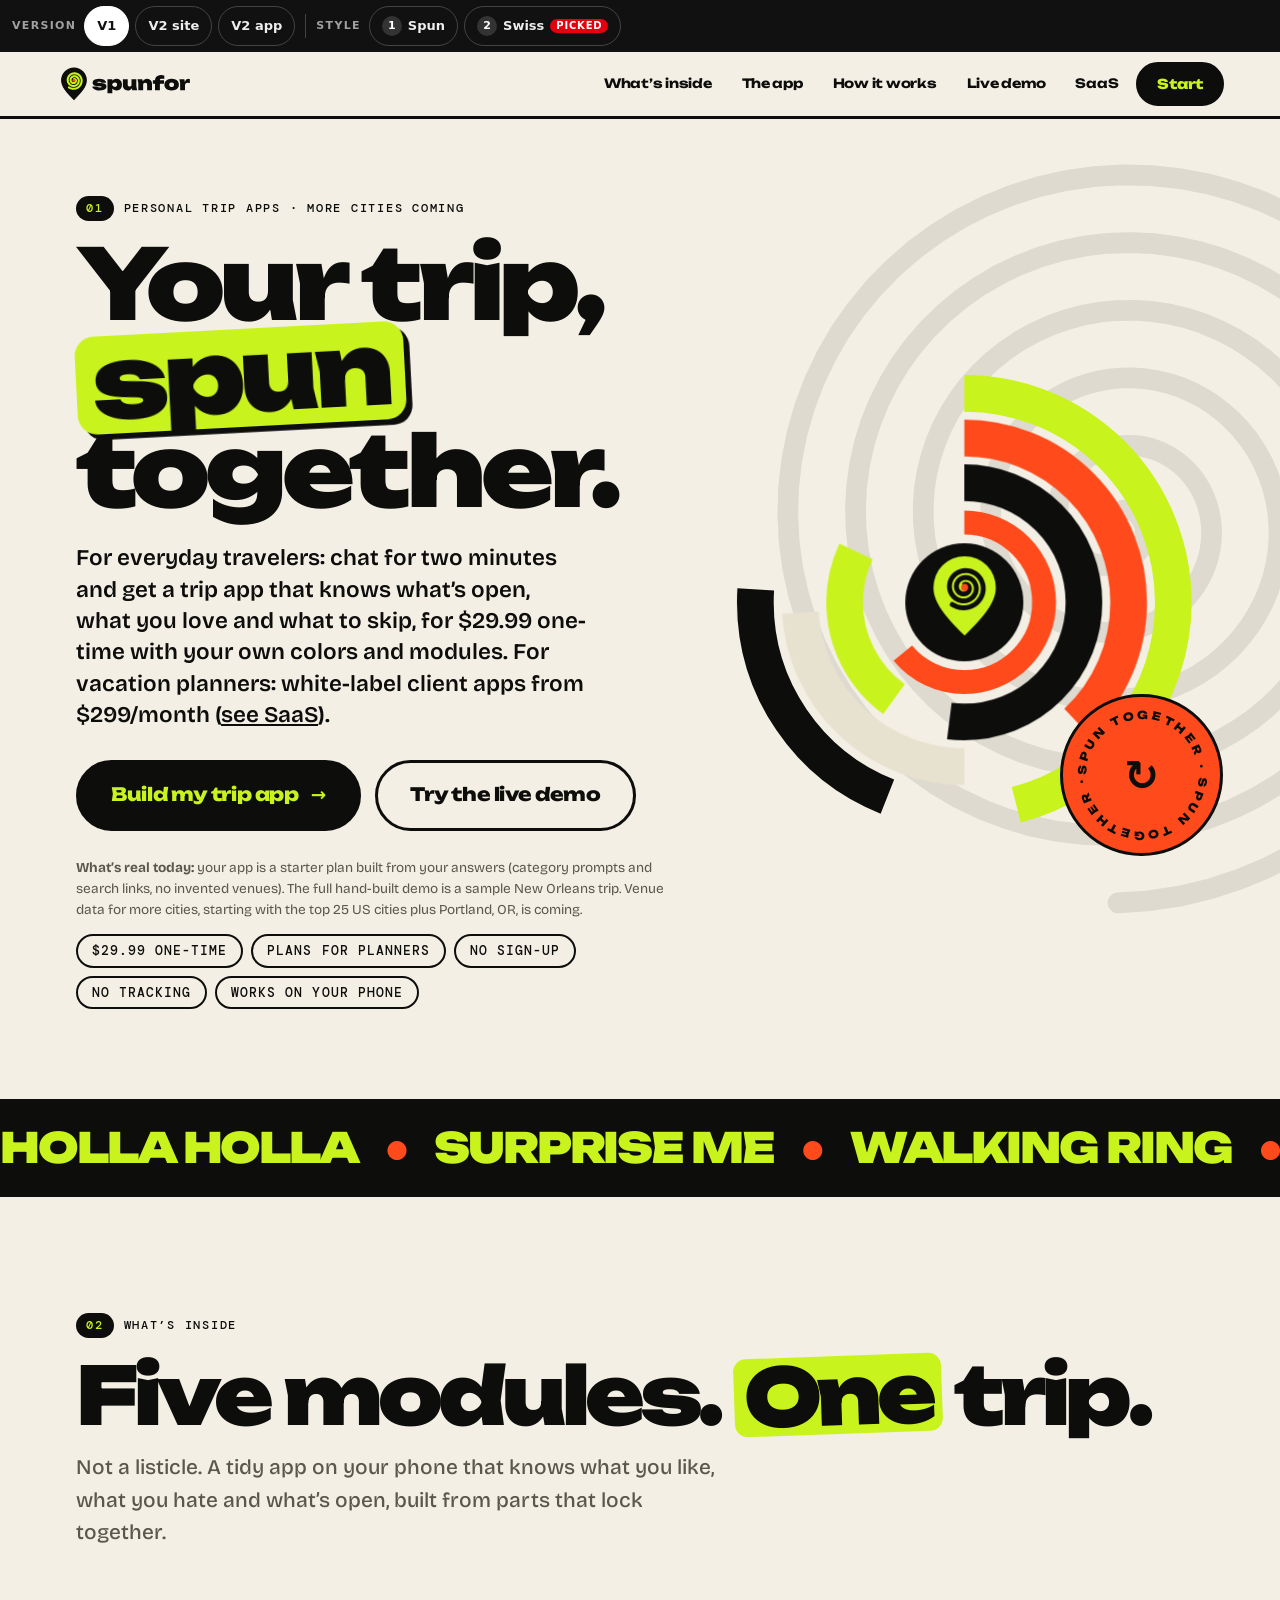
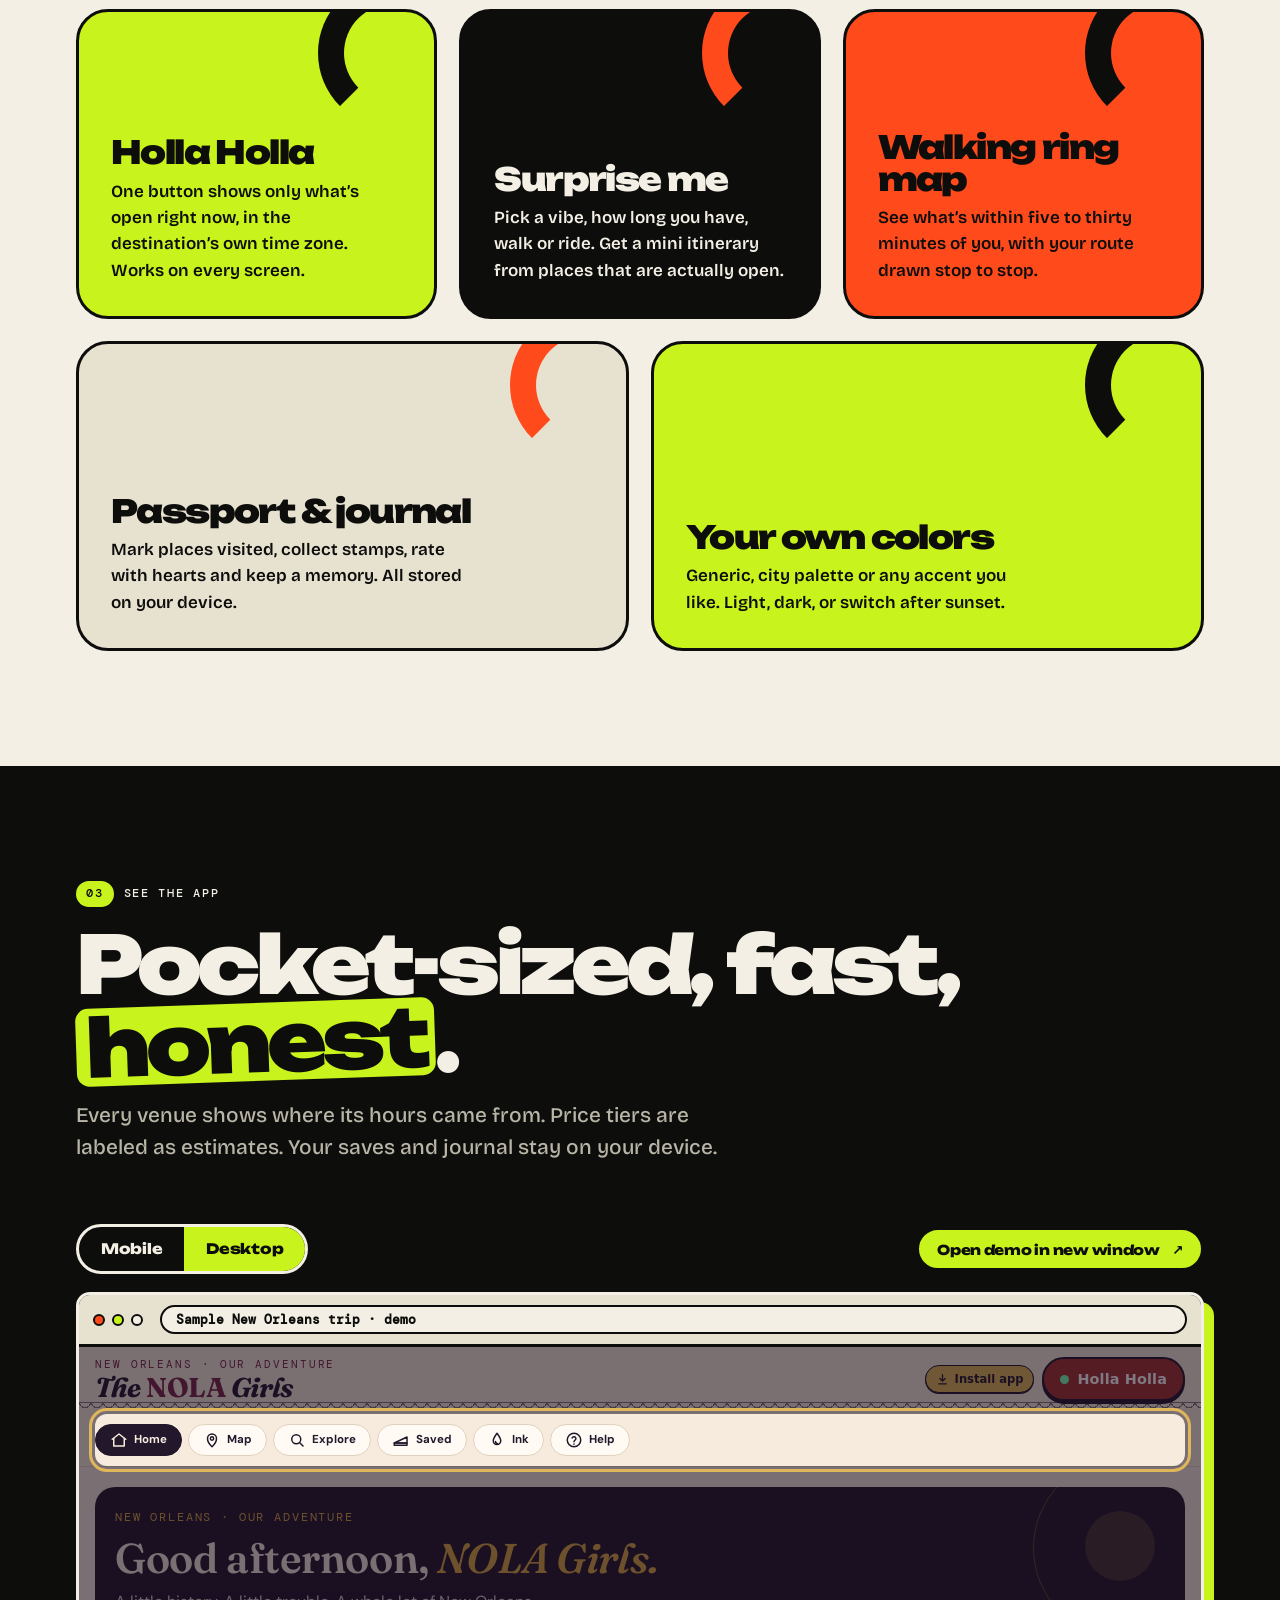
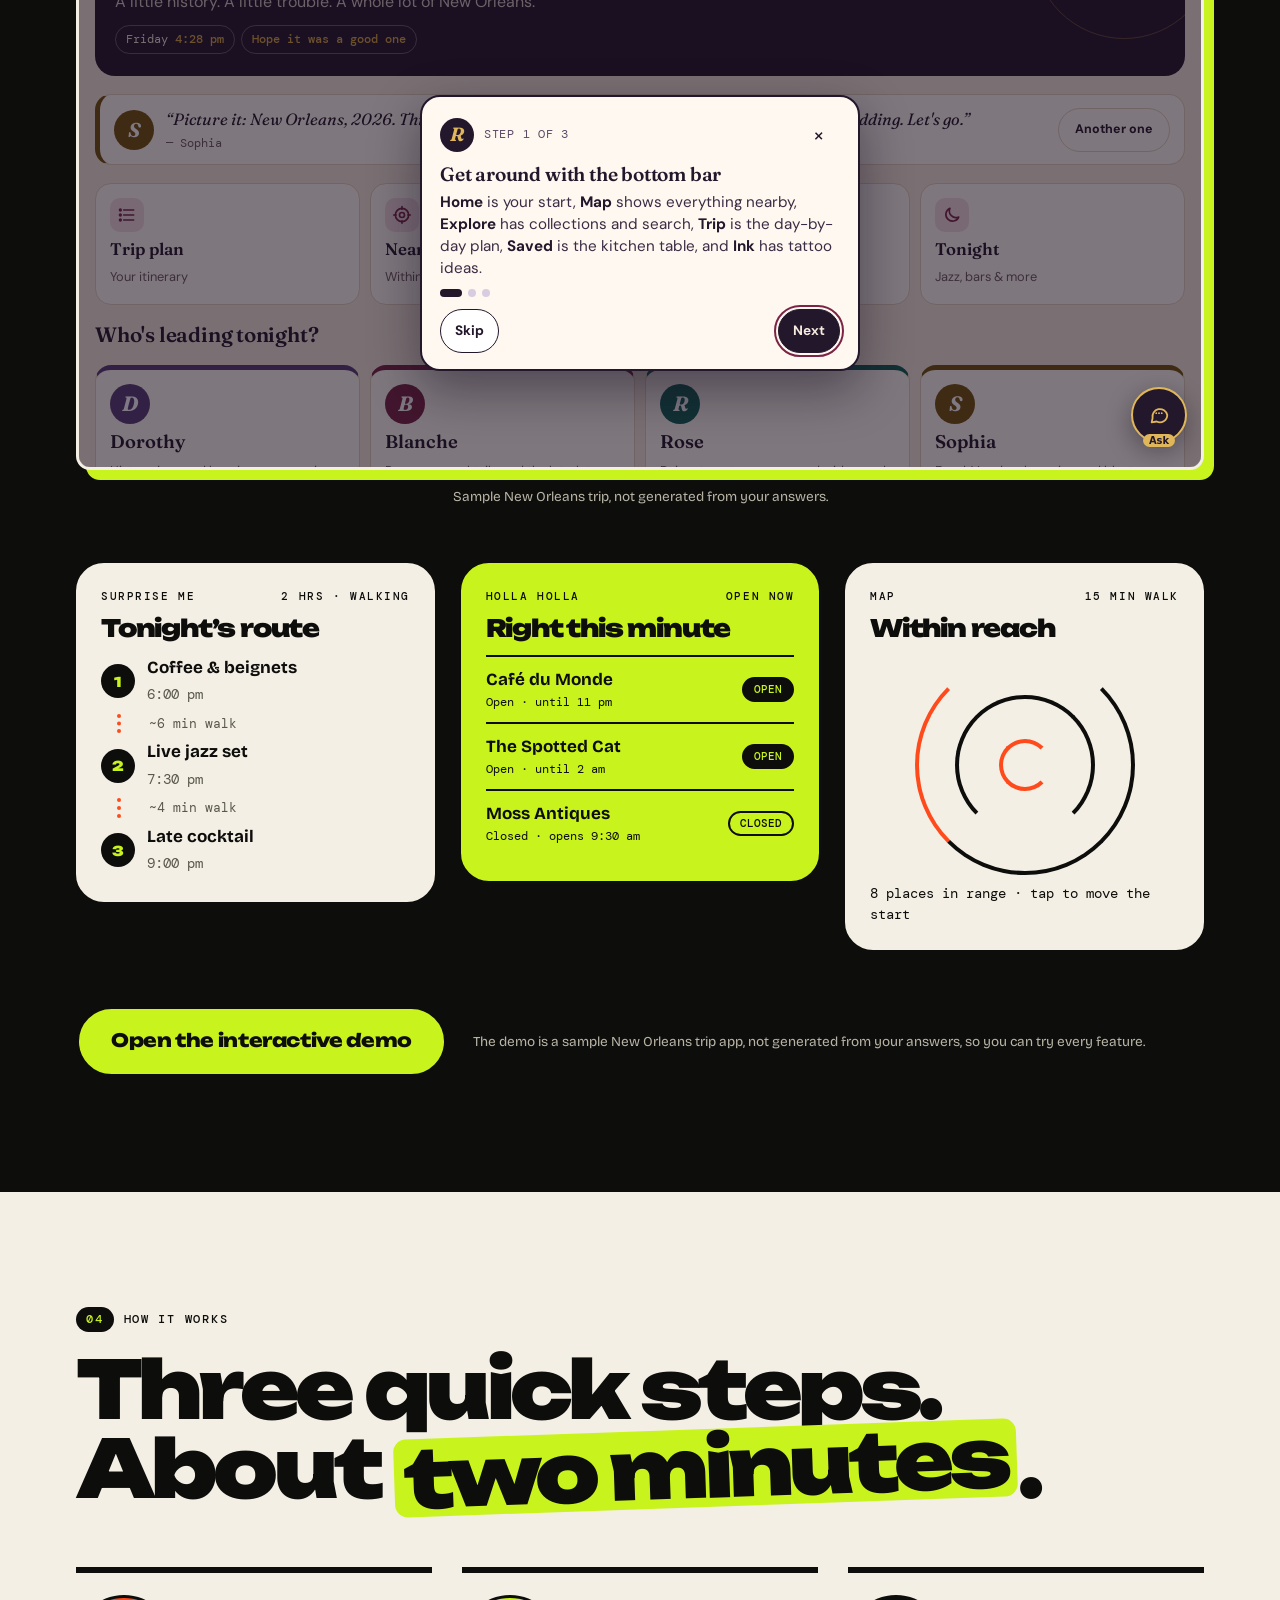
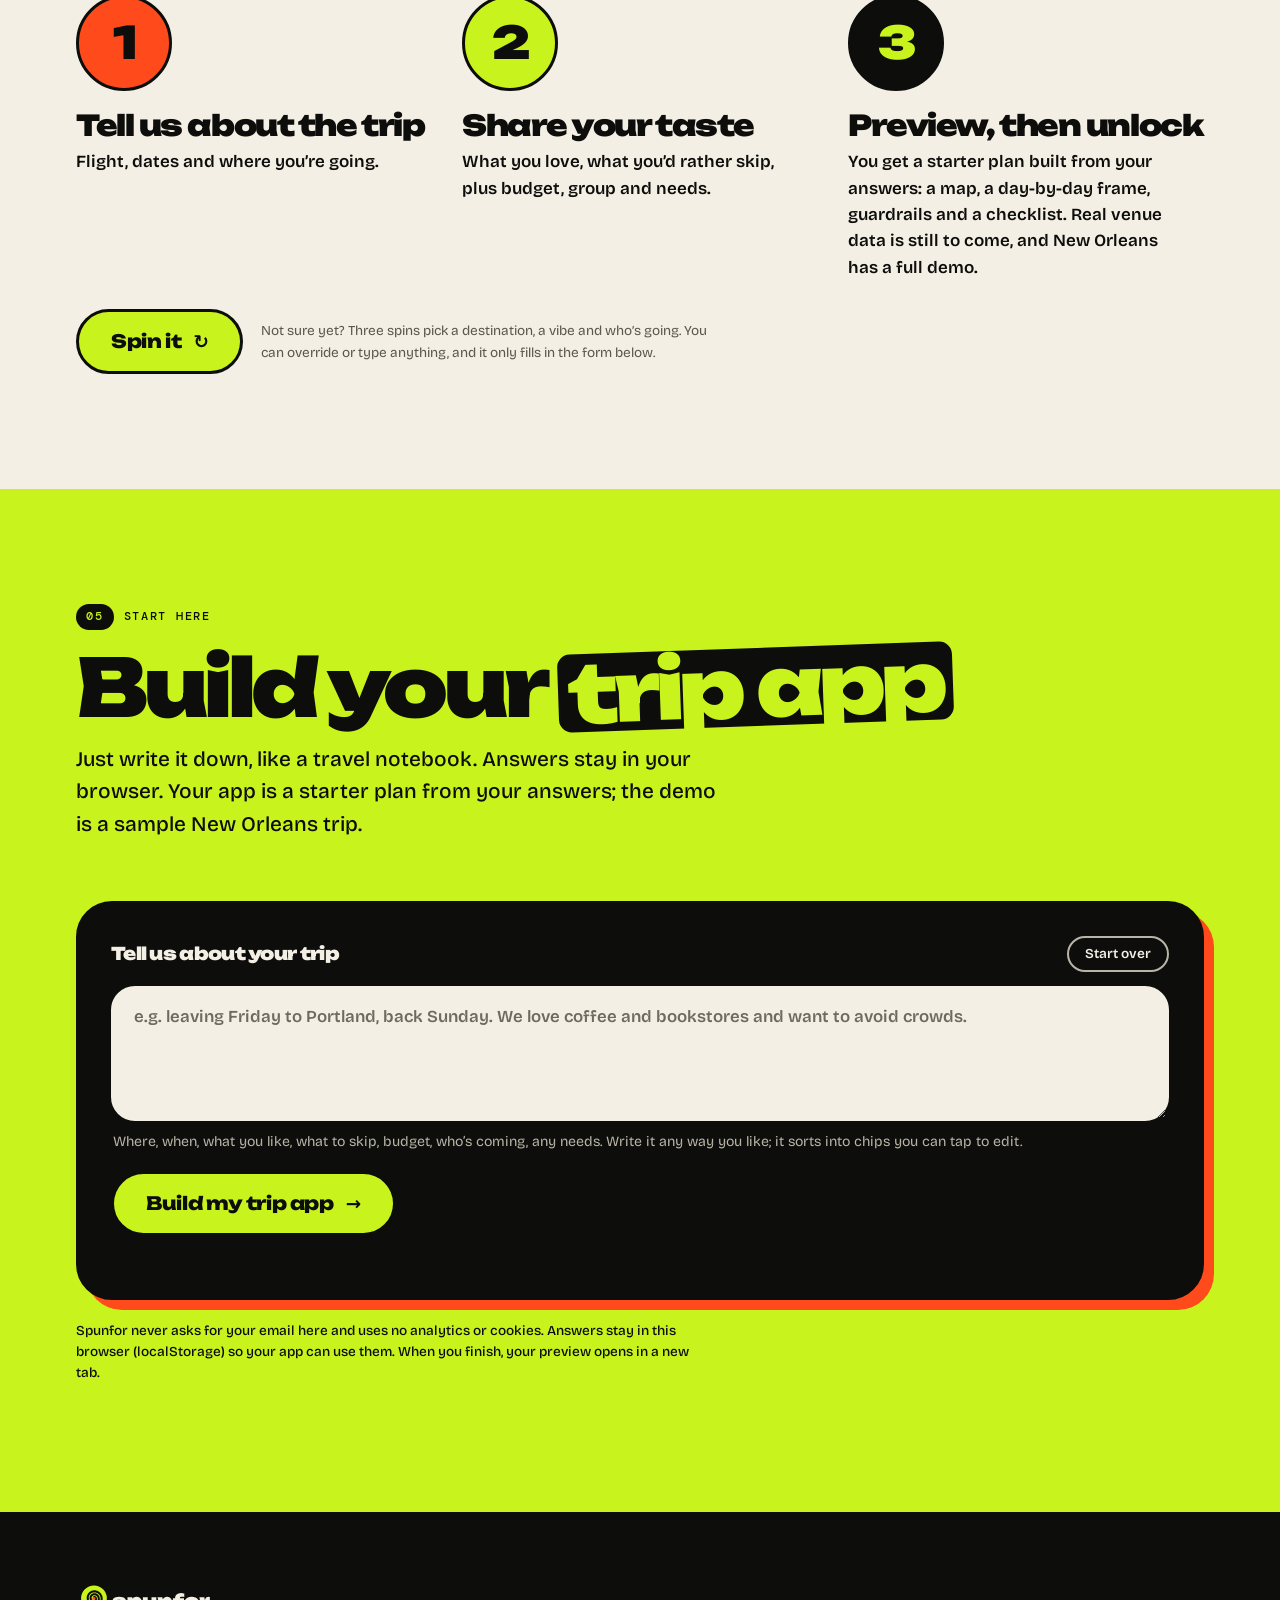
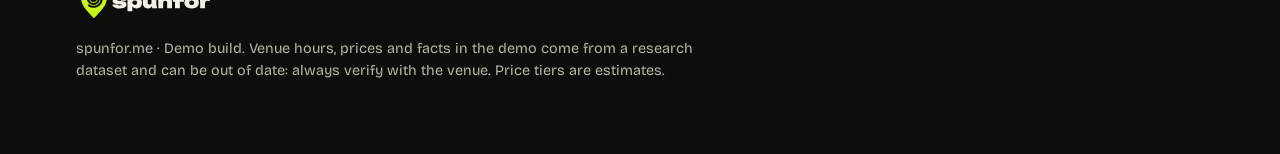
<file: index.html>
<!doctype html>
<html lang="en" class="no-js">
<head>
<meta charset="utf-8">
<meta name="viewport" content="width=device-width, initial-scale=1, viewport-fit=cover">
<title>Spunfor — your trip app, spun together</title>
<meta name="description" content="Try a sample New Orleans trip app with an open-now filter, a surprise-me itinerary builder, a walking-radius map, a passport and your own colors.">
<meta name="theme-color" content="#0D0D0C">
<link rel="icon" href="favicon.svg" type="image/svg+xml">
<link rel="icon" href="favicon-32.png" sizes="32x32" type="image/png">
<link rel="apple-touch-icon" href="apple-touch-icon.png">
<link rel="preload" href="fonts/unbounded.woff2" as="font" type="font/woff2" crossorigin>
<link rel="stylesheet" href="style.css">
<script>/* Site config. See README: checkoutUrl is the Stripe hook; promo codes here are DEMO-ONLY. */
window.SPUNFOR_CONFIG={price:29.99,currency:'USD',checkoutUrl:'',testMode:true,promoCodes:{goat:100},demoPath:'demo/index.html'};</script>
</head>
<body>
<script src="bar.js"></script>
<a class="skip" href="#chat">Skip to the chat</a>
<header class="nav" id="nav">
  <a class="logo" href="#top" aria-label="Spunfor home"><img src="logo.svg" alt="Spunfor" width="137" height="36"></a>
  <nav aria-label="Primary">
    <a href="#features">What’s inside</a><a href="#app">The app</a><a href="#how">How it works</a><a href="demo/index.html" target="_blank" rel="noopener">Live demo</a><a class="saas-tab" href="saas.html" target="_blank" rel="noopener">SaaS</a><a class="btn small" href="#chat">Start</a>
  </nav>
</header>

<main id="top">
<div class="bigdisc" id="bigdisc" aria-hidden="true"><svg viewBox="-100 -100 200 200"><path d="M0 0" id="bdPath" fill="none"/></svg></div>

<section class="hero">
  <div class="wrap hero-grid">
    <div class="hero-copy">
      <p class="k"><b>01</b> Personal trip apps · more cities coming</p>
      <h1><span class="l">Your trip,</span><span class="l"><em class="spunword">spun</em></span><span class="l">together.</span></h1>
      <p class="lead">For everyday travelers: chat for two minutes and get a trip app that knows what’s open, what you love and what to skip, for $29.99 one-time with your own colors and modules. For vacation planners: white-label client apps from $299/month (<a href="saas.html" target="_blank" rel="noopener">see SaaS</a>).</p>
      <div class="cta"><a class="btn big" href="#chat">Build my trip app <span class="arr" aria-hidden="true">→</span></a><a class="btn ghost big" href="demo/index.html" target="_blank" rel="noopener">Try the live demo</a></div>
      <p class="fine honest"><b>What’s real today:</b> your app is a starter plan built from your answers (category prompts and search links, no invented venues). The full hand-built demo is a sample New Orleans trip. Venue data for more cities, starting with the top 25 US cities plus Portland, OR, is coming.</p>
      <ul class="vows" aria-label="Highlights"><li>$29.99 one-time</li><li>Plans for planners</li><li>No sign-up</li><li>No tracking</li><li>Works on your phone</li></ul>
    </div>
    <div class="hero-art" aria-hidden="true">
      <svg viewBox="0 0 600 600" class="orrery">
        <g class="snap a1"><g class="drift d1"><circle class="ring r-lime" cx="300" cy="300" r="262" pathLength="100" stroke-dasharray="46 54"/><circle class="ring r-ink" cx="300" cy="300" r="262" pathLength="100" stroke-dasharray="20 80" stroke-dashoffset="-56"/></g></g>
        <g class="snap a2"><g class="drift d2"><circle class="ring r-tom" cx="300" cy="300" r="206" pathLength="100" stroke-dasharray="38 62"/><circle class="ring r-bone" cx="300" cy="300" r="206" pathLength="100" stroke-dasharray="24 76" stroke-dashoffset="-50"/></g></g>
        <g class="snap a3"><g class="drift d3"><circle class="ring r-ink" cx="300" cy="300" r="150" pathLength="100" stroke-dasharray="52 48"/><circle class="ring r-lime" cx="300" cy="300" r="150" pathLength="100" stroke-dasharray="22 78" stroke-dashoffset="-60"/></g></g>
        <g class="snap a4"><g class="drift d4"><circle class="ring r-tom thin" cx="300" cy="300" r="100" pathLength="100" stroke-dasharray="64 36"/></g></g>
        <circle cx="300" cy="300" r="74" fill="#0D0D0C"/>
        <g transform="translate(246 238) scale(1.7)" class="hub"><path d="M32 61C17.5 46.5 9 36.5 9 25.5a23 23 0 0 1 46 0C55 36.5 46.5 46.5 32 61Z" fill="#C8F31D"/><path class="hubspiral" fill="none" stroke="#0D0D0C" stroke-width="3.6" stroke-linecap="round" stroke-linejoin="round" d=""/><circle cx="32" cy="25.5" r="2.6" fill="#FF4A1C"/></g>
      </svg>
      <div class="badge-ring"><svg viewBox="0 0 200 200"><defs><path id="circ" d="M100 100m-78 0a78 78 0 1 1 156 0a78 78 0 1 1-156 0"/></defs><text><textPath href="#circ" startOffset="0" textLength="484" lengthAdjust="spacing">SPUN TOGETHER · SPUN TOGETHER ·</textPath></text></svg><b>↻</b></div>
    </div>
  </div>
</section>

<div class="ticker" aria-hidden="true"><div class="ticker-in"><span>Holla Holla</span><i>●</i><span>Surprise me</span><i>●</i><span>Walking ring</span><i>●</i><span>Passport</span><i>●</i><span>Your colors</span><i>●</i><span>Holla Holla</span><i>●</i><span>Surprise me</span><i>●</i><span>Walking ring</span><i>●</i><span>Passport</span><i>●</i><span>Your colors</span><i>●</i></div></div>

<section class="section" id="features">
  <div class="wrap">
    <div class="sec-h reveal">
      <p class="k"><b>02</b> What’s inside</p>
      <h2>Five modules. <em>One</em> trip.</h2>
      <p class="sub">Not a listicle. A tidy app on your phone that knows what you like, what you hate and what’s open, built from parts that lock together.</p>
    </div>
    <ol class="mods">
      <li class="mod m1 reveal"><span class="disc" aria-hidden="true"></span><h3>Holla Holla</h3><p>One button shows only what’s open right now, in the destination’s own time zone. Works on every screen.</p></li>
      <li class="mod m2 reveal"><span class="disc" aria-hidden="true"></span><h3>Surprise me</h3><p>Pick a vibe, how long you have, walk or ride. Get a mini itinerary from places that are actually open.</p></li>
      <li class="mod m3 reveal"><span class="disc" aria-hidden="true"></span><h3>Walking ring map</h3><p>See what’s within five to thirty minutes of you, with your route drawn stop to stop.</p></li>
      <li class="mod m4 reveal"><span class="disc" aria-hidden="true"></span><h3>Passport &amp; journal</h3><p>Mark places visited, collect stamps, rate with hearts and keep a memory. All stored on your device.</p></li>
      <li class="mod m5 reveal"><span class="disc" aria-hidden="true"></span><h3>Your own colors</h3><p>Generic, city palette or any accent you like. Light, dark, or switch after sunset.</p></li>
    </ol>
  </div>
</section>

<section class="section dark-sec" id="app">
  <div class="wrap">
    <div class="sec-h reveal">
      <p class="k"><b>03</b> See the app</p>
      <h2>Pocket-sized, fast, <em>honest</em>.</h2>
      <p class="sub">Every venue shows where its hours came from. Price tiers are labeled as estimates. Your saves and journal stay on your device.</p>
    </div>
    <div class="demo-stage reveal" id="demo" aria-label="Live demo">
      <div class="demo-bar">
        <div class="seg" role="group" aria-label="Demo view">
          <button type="button" class="seg-b" id="segMobile" data-view="mobile" aria-pressed="true">Mobile</button>
          <button type="button" class="seg-b" id="segDesktop" data-view="desktop" aria-pressed="false">Desktop</button>
        </div>
        <a class="btn small lime" id="demoNew" href="demo/index.html" target="_blank" rel="noopener">Open demo in new window <span aria-hidden="true">↗</span></a>
      </div>
      <div class="demo-frame is-mobile" id="demoFrame">
        <div class="chrome" aria-hidden="true"><i></i><i></i><i></i><span>Sample New Orleans trip · demo</span></div>
        <iframe id="demoIframe" src="demo/index.html" title="Spunfor live demo: a sample New Orleans trip app" loading="lazy"></iframe>
      </div>
      <p class="fine demo-fine">Sample New Orleans trip, not generated from your answers.</p>
    </div>
    <div class="tix" aria-label="Sample screens from the app">
      <div class="t t3 reveal"><p class="k"><span>Surprise me</span><span>2 hrs · walking</span></p><h4>Tonight’s route</h4>
        <div class="stop"><i>1</i><div><b>Coffee &amp; beignets</b><br><small>6:00 pm</small></div></div><div class="leg">~6 min walk</div>
        <div class="stop"><i>2</i><div><b>Live jazz set</b><br><small>7:30 pm</small></div></div><div class="leg">~4 min walk</div>
        <div class="stop"><i>3</i><div><b>Late cocktail</b><br><small>9:00 pm</small></div></div></div>
      <div class="t t1 reveal"><p class="k"><span>Holla Holla</span><span>Open now</span></p><h4>Right this minute</h4>
        <div class="row"><div><b>Café du Monde</b><small>Open · until 11 pm</small></div><span class="st on">OPEN</span></div>
        <div class="row"><div><b>The Spotted Cat</b><small>Open · until 2 am</small></div><span class="st on">OPEN</span></div>
        <div class="row"><div><b>Moss Antiques</b><small>Closed · opens 9:30 am</small></div><span class="st">CLOSED</span></div></div>
      <div class="t t2 reveal"><p class="k"><span>Map</span><span>15 min walk</span></p><h4>Within reach</h4><div class="ring" aria-hidden="true"><i></i><i></i><i></i></div><p class="mono" style="margin:6px 0 0;font-size:.85rem">8 places in range · tap to move the start</p></div>
    </div>
    <div class="tix-note reveal"><a class="btn big lime" href="demo/index.html" target="_blank" rel="noopener">Open the interactive demo</a><p class="fine" style="margin:0">The demo is a sample New Orleans trip app, not generated from your answers, so you can try every feature.</p></div>
  </div>
</section>

<section class="section" id="how">
  <div class="wrap">
    <div class="sec-h reveal"><p class="k"><b>04</b> How it works</p><h2>Three quick steps. About <em>two minutes</em>.</h2></div>
    <ol class="steps">
      <li class="reveal"><span class="num">1</span><h3>Tell us about the trip</h3><p>Flight, dates and where you’re going.</p></li>
      <li class="reveal"><span class="num">2</span><h3>Share your taste</h3><p>What you love, what you’d rather skip, plus budget, group and needs.</p></li>
      <li class="reveal"><span class="num">3</span><h3>Preview, then unlock</h3><p>You get a starter plan built from your answers: a map, a day-by-day frame, guardrails and a checklist. Real venue data is still to come, and New Orleans has a full demo.</p></li>
    </ol>
    <p class="spin-row reveal"><button type="button" class="btn big lime" id="spinBtn" aria-haspopup="dialog">Spin it <span class="arr" aria-hidden="true">↻</span></button><span class="fine">Not sure yet? Three spins pick a destination, a vibe and who’s going. You can override or type anything, and it only fills in the form below.</span></p>
  </div>
</section>

<section class="section chat-sec" id="chat">
  <div class="wrap">
    <div class="sec-h reveal"><p class="k"><b>05</b> Start here</p><h2>Build your <em>trip app</em></h2><p class="sub">Just write it down, like a travel notebook. Answers stay in your browser. Your app is a starter plan from your answers; the demo is a sample New Orleans trip.</p></div>
    <div class="bp bp1 reveal" role="region" aria-label="Tell us about your trip">
      <div class="bp-main">
        <div class="bp-head"><strong>Tell us about your trip</strong><button type="button" class="link" id="restart">Start over</button></div>
        <label class="sr" for="tripText">Tell us about your trip</label>
        <textarea id="tripText" rows="4" maxlength="800" placeholder="e.g. leaving Friday to Portland, back Sunday. We love coffee and bookstores and want to avoid crowds."></textarea>
        <p class="fine hint">Where, when, what you like, what to skip, budget, who’s coming, any needs. Write it any way you like; it sorts into chips you can tap to edit.</p>
        <div class="chips" id="chips" hidden aria-live="polite" aria-label="What we understood"></div>
        <p class="destnote" id="destNote" hidden></p>
        <div class="more" id="more" hidden></div>
        <div class="bp-actions"><button class="btn big lime" id="buildBtn" type="button">Build my trip app <span class="arr" aria-hidden="true">→</span></button><span id="afterBuild"></span></div>
        <p class="msgline" id="buildMsg" role="status" aria-live="polite"></p>
      </div>
    </div>
    <p class="fine chat-fine">Spunfor never asks for your email here and uses no analytics or cookies. Answers stay in this browser (localStorage) so your app can use them. When you finish, your preview opens in a new tab.</p>
  </div>
</section>


</main>

<footer class="foot">
  <div class="wrap foot-in">
    <img src="logo-light.svg" alt="Spunfor" width="137" height="36">
    <p>spunfor.me · Demo build. Venue hours, prices and facts in the demo come from a research dataset and can be out of date: always verify with the venue. Price tiers are estimates.</p>
  </div>
</footer>

<!-- Unlock / checkout dialog (rendered by app.js) -->
<div class="modal-wrap" id="modalWrap" hidden>
  <div class="scrim" data-close></div>
  <div class="modal" id="modal" role="dialog" aria-modal="true" aria-labelledby="mTitle" tabindex="-1"></div>
</div>
<script src="cities.js"></script>
<script src="parse.js"></script>
<script src="app.js"></script>
<script src="intake.js"></script>
<script src="wheel.js"></script>
</body>
</html>
</file>
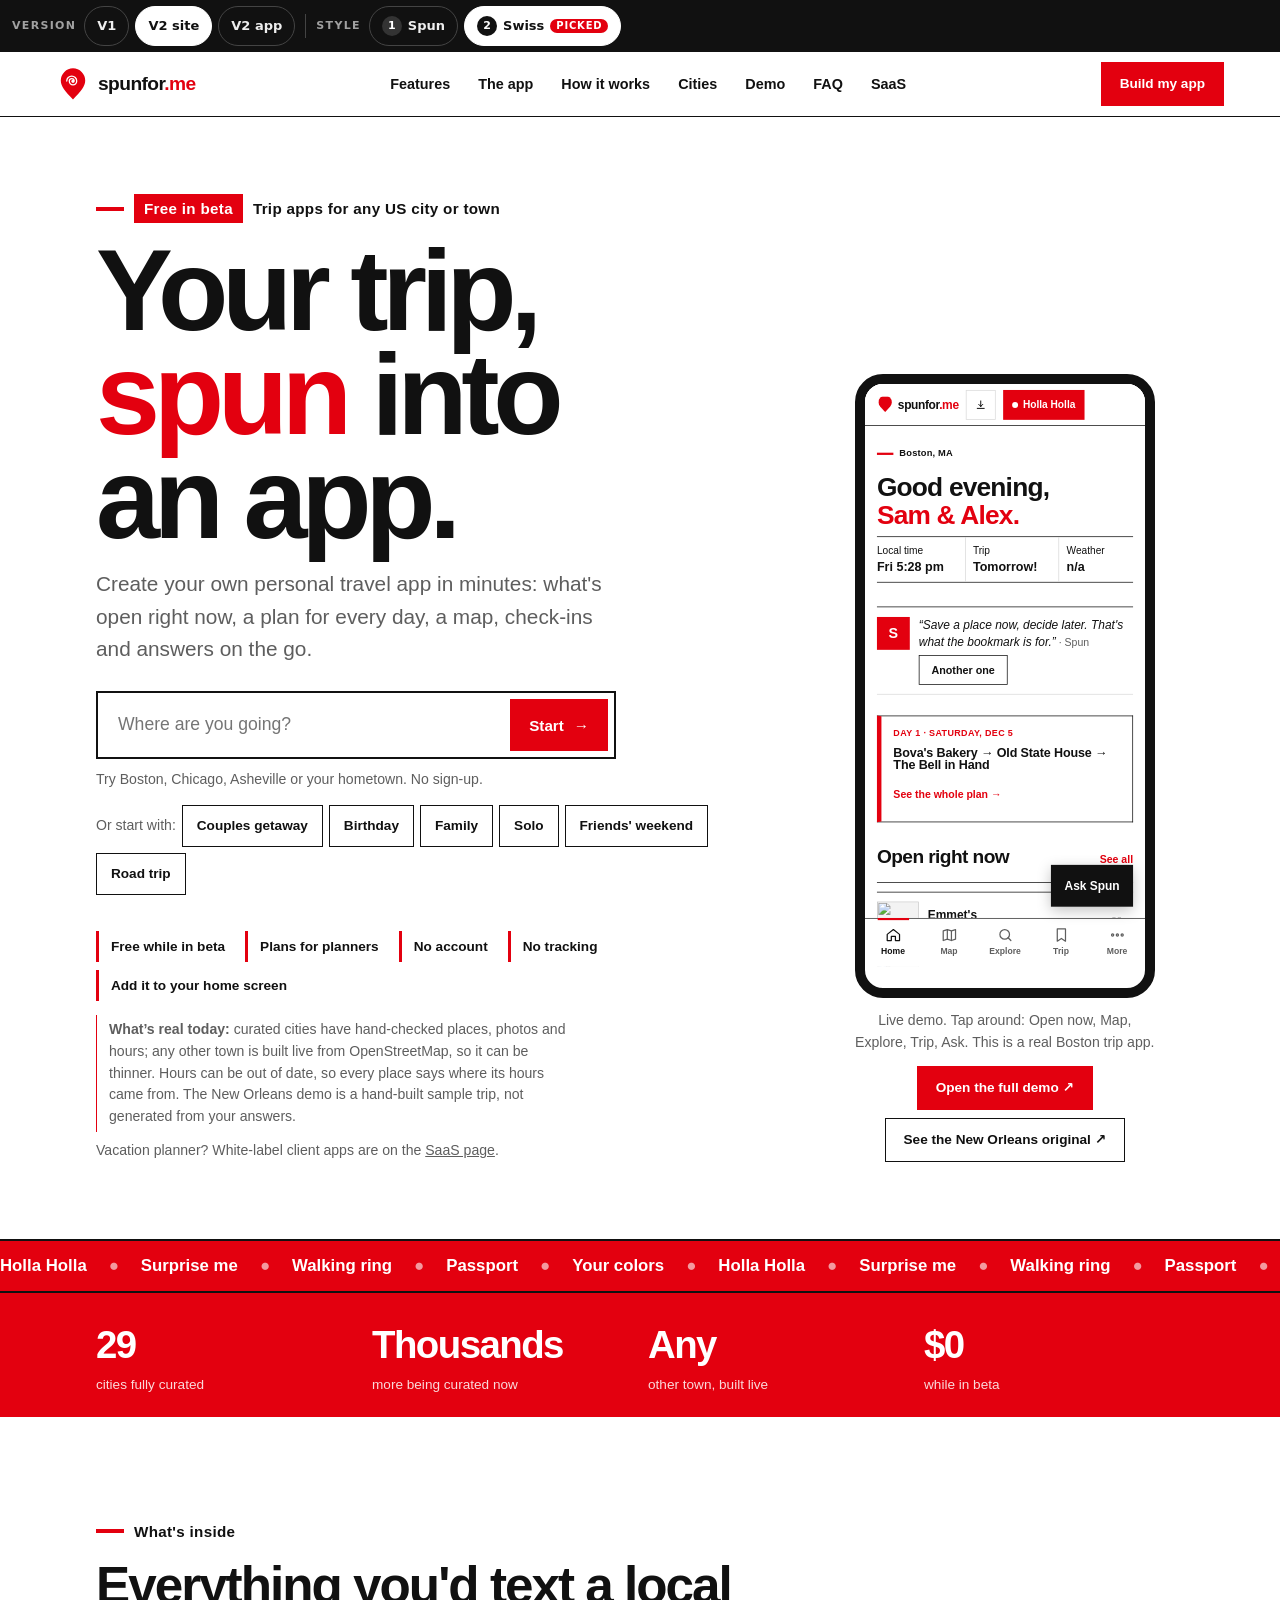
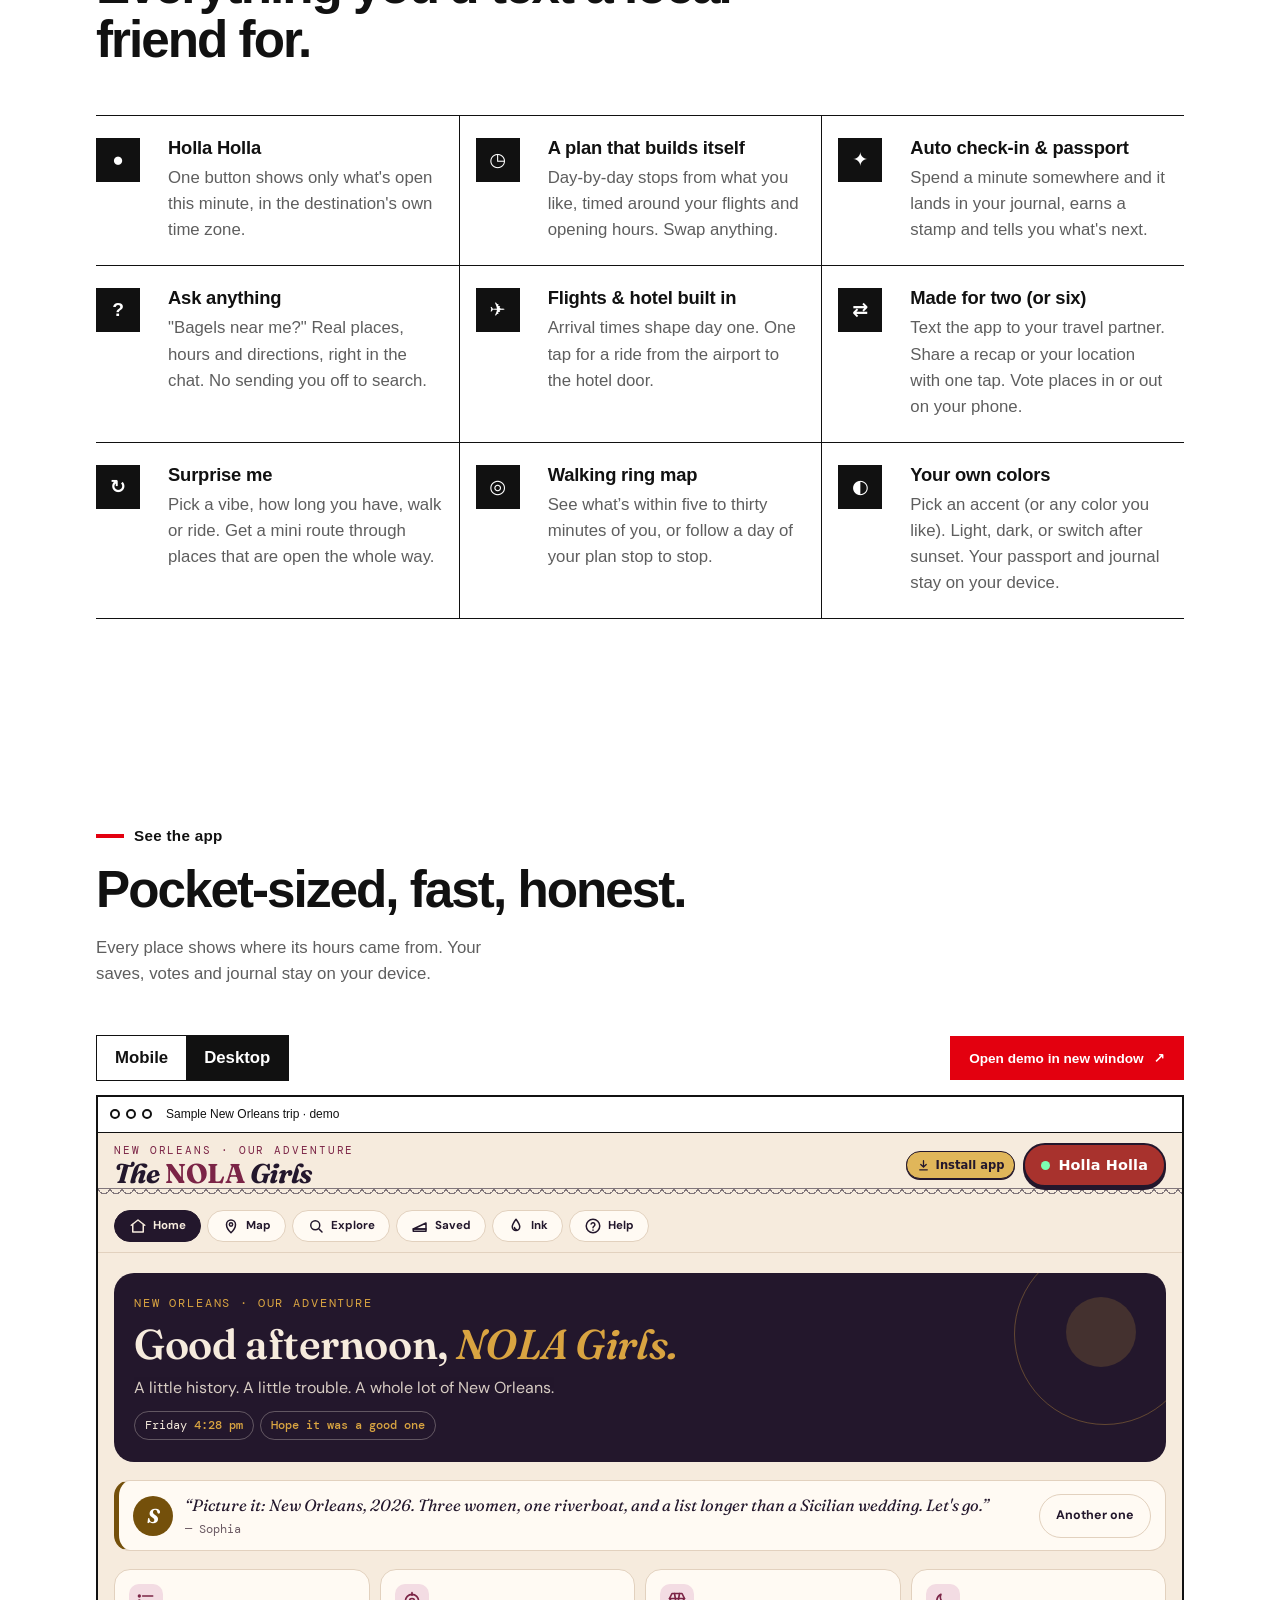
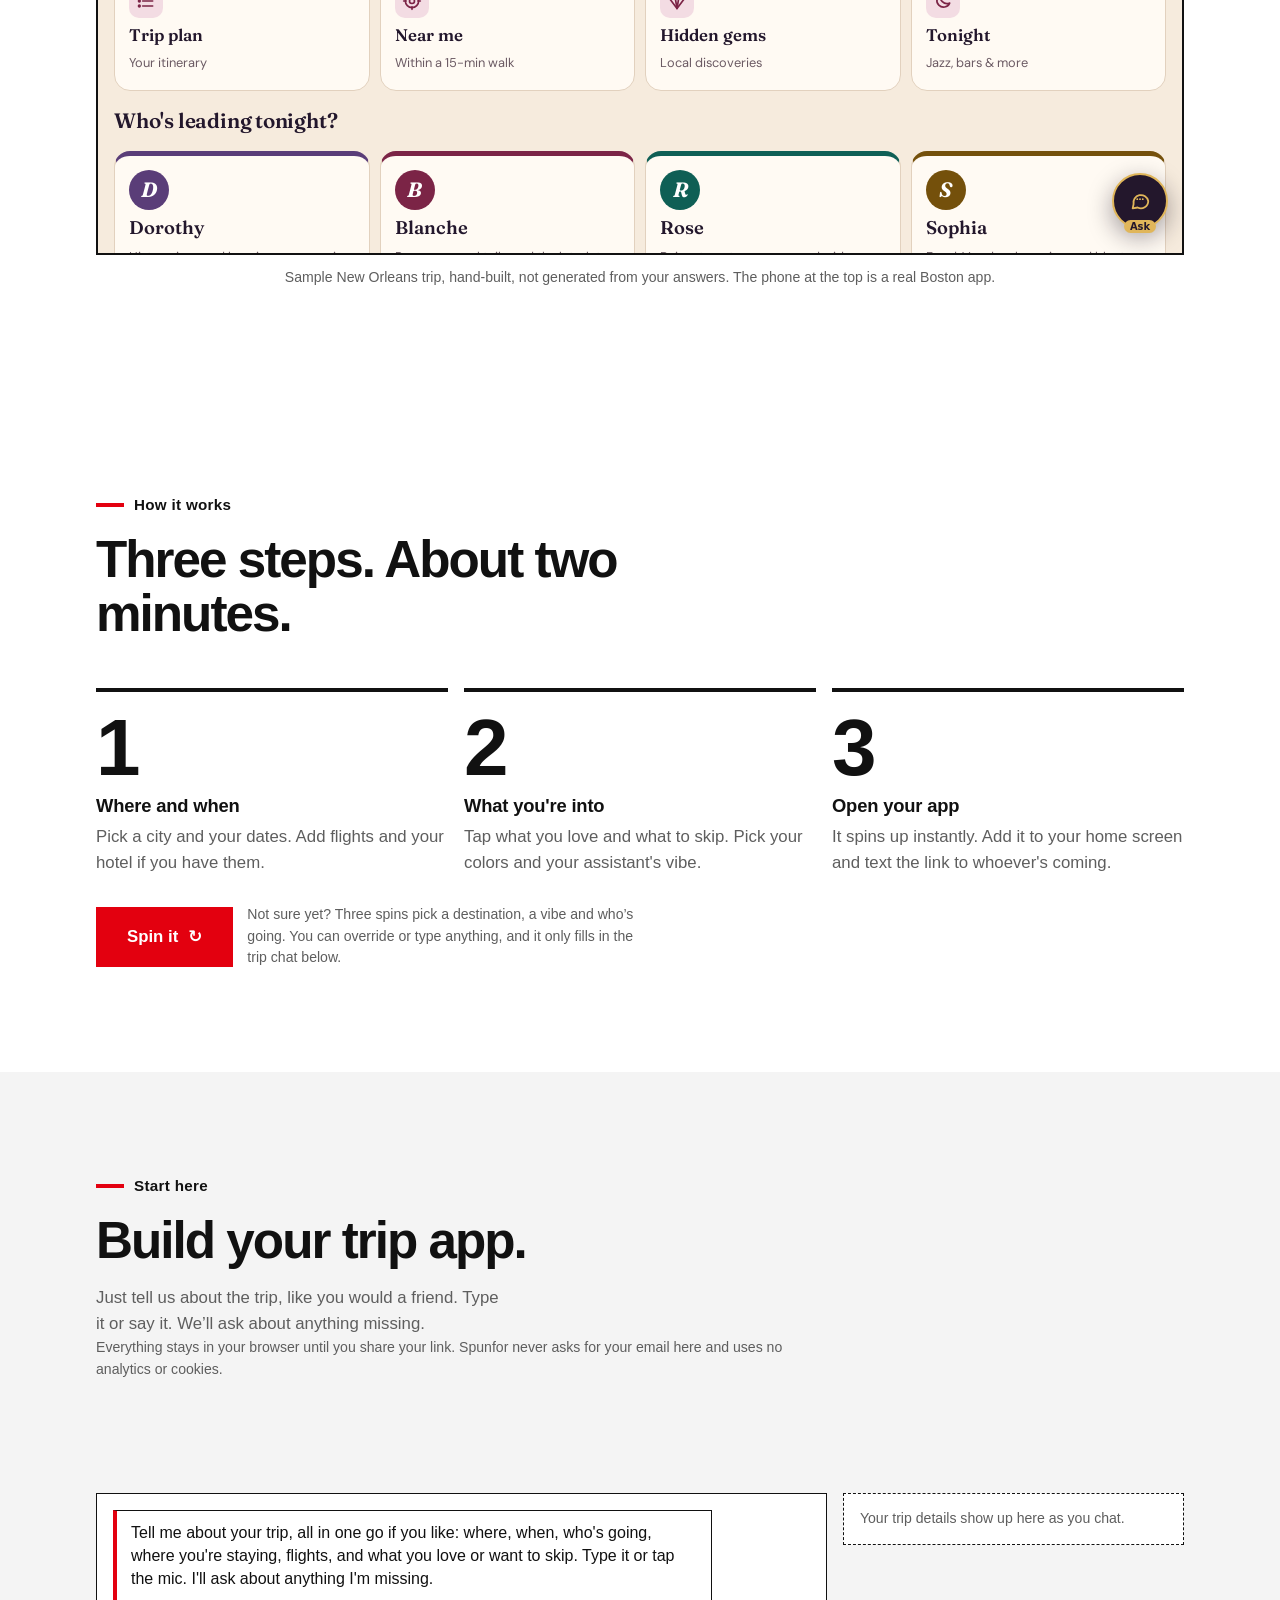
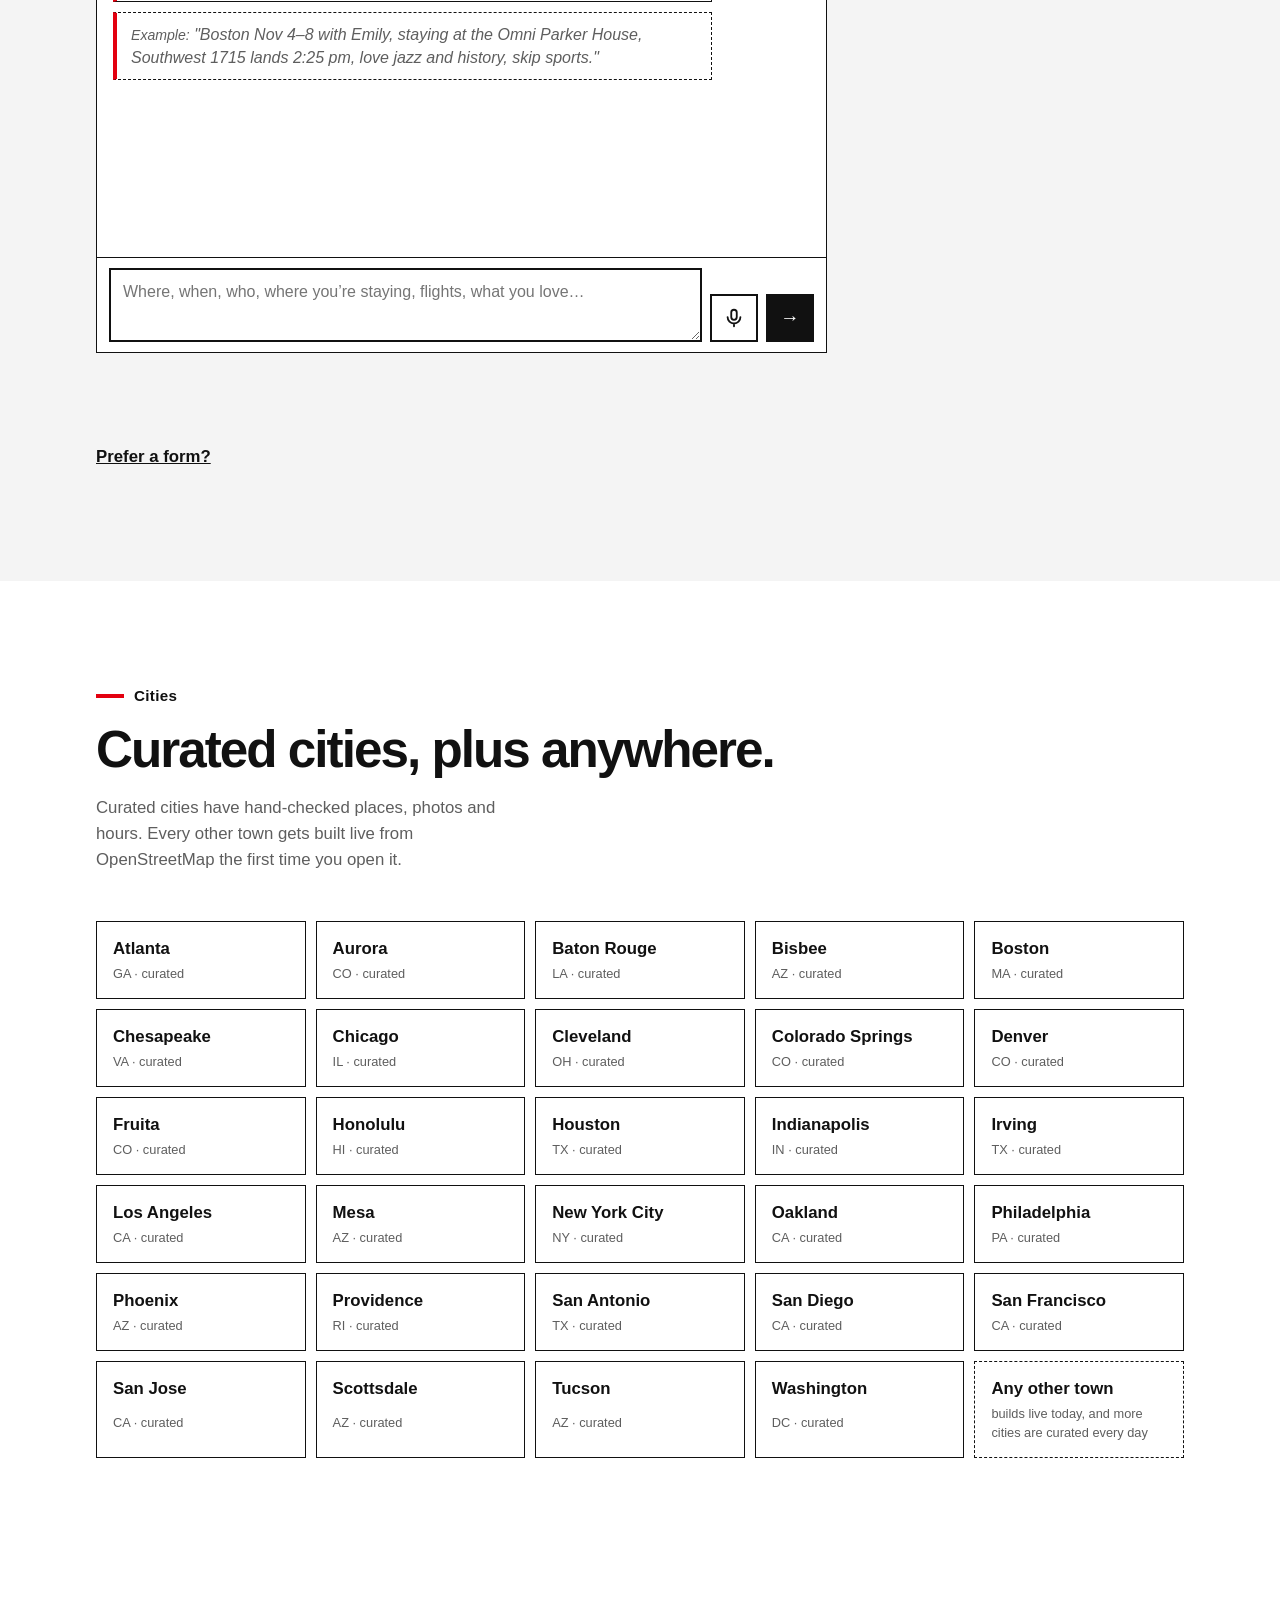
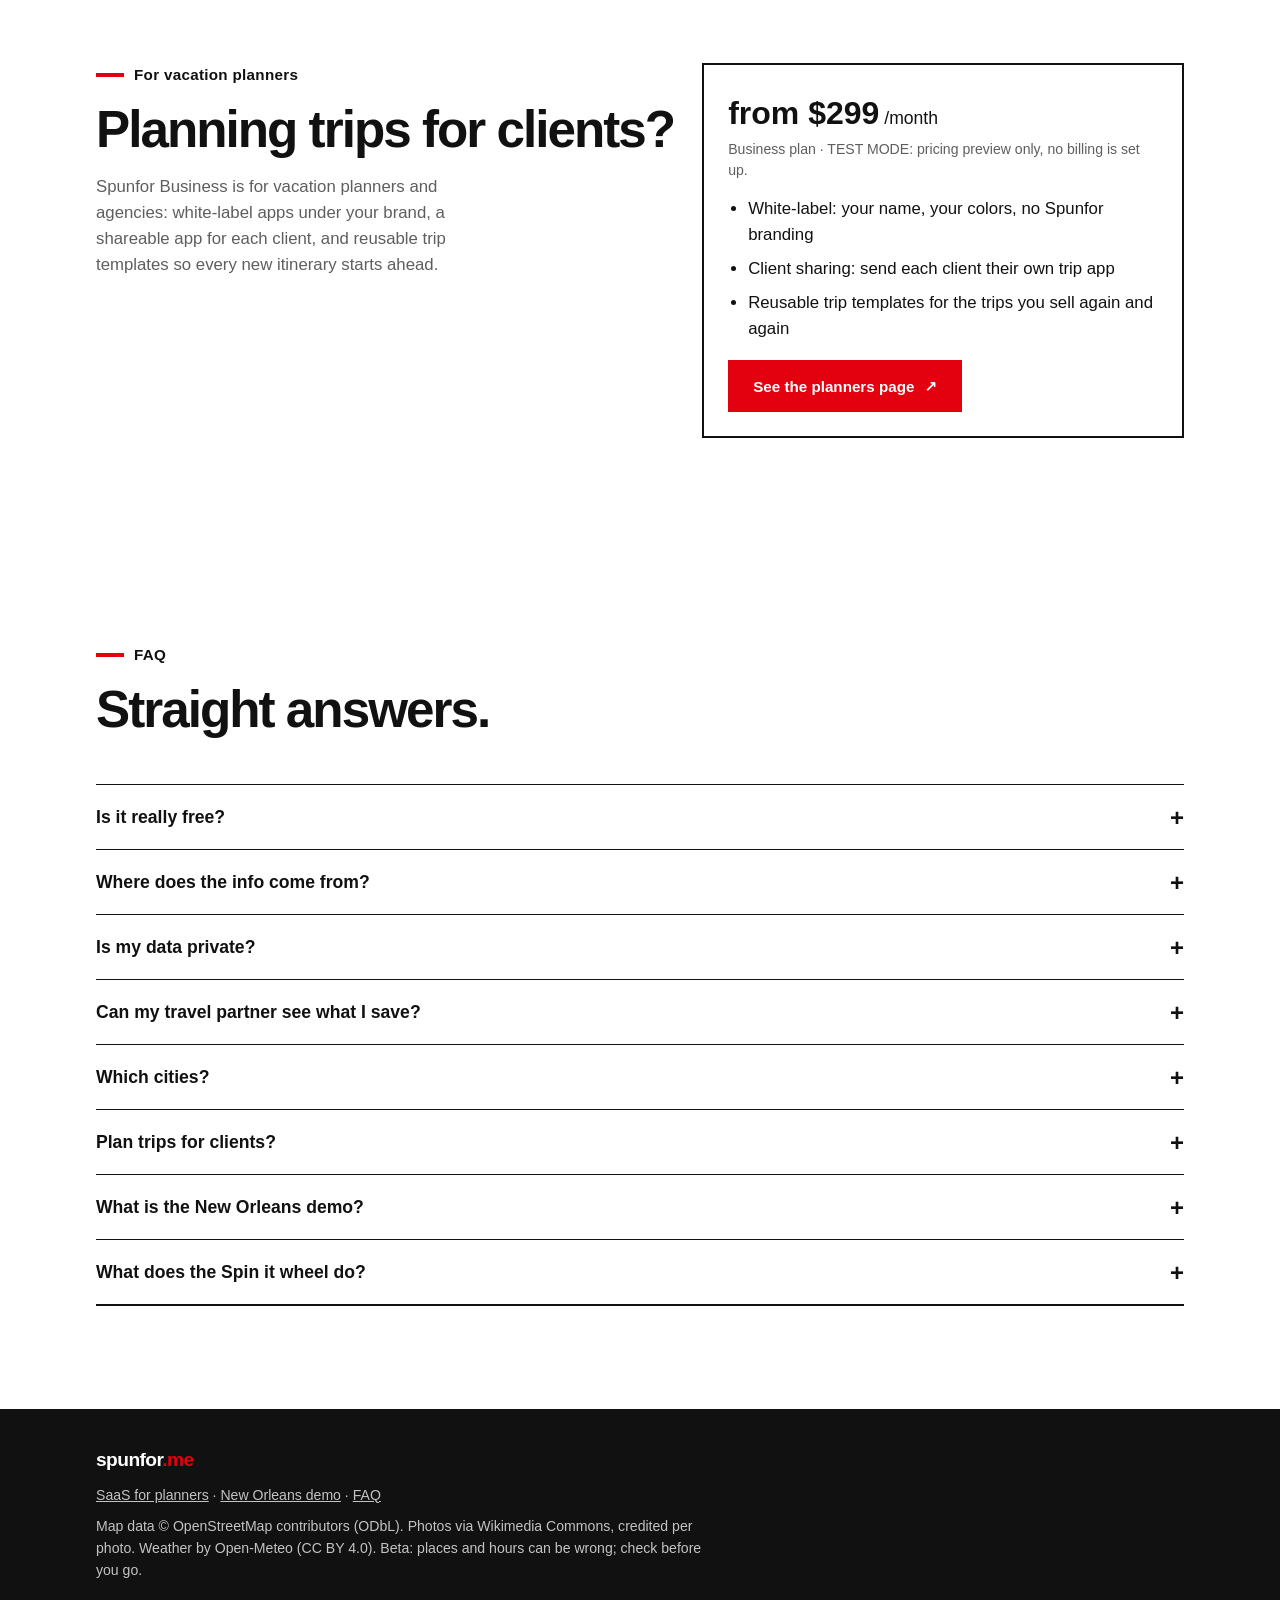
<file: v2/index.html>
<!doctype html>
<html lang="en" data-style="swiss">
<head>
<meta charset="utf-8">
<meta name="viewport" content="width=device-width, initial-scale=1, viewport-fit=cover">
<title>spunfor.me · your trip, spun into an app</title>
<meta name="description" content="Tell us where and when. Get a free trip app that knows what's open, plans your days, checks you in and finds anything nearby. Any US city or town.">
<meta name="theme-color" content="#FFFFFF">
<meta name="robots" content="noindex,nofollow">
<link rel="icon" href="../favicon.svg" type="image/svg+xml">
<link rel="apple-touch-icon" href="../apple-touch-icon.png">
<link rel="preload" href="../fonts/unbounded.woff2" as="font" type="font/woff2" crossorigin>
<link rel="stylesheet" href="site.css">
<script>try{var s=new URLSearchParams(location.search).get("s")||localStorage.getItem("sf.siteStyle");if(s!=="spun"){s="swiss";var k=localStorage.getItem("sf.siteStyle");if(k&&k!=="spun")localStorage.setItem("sf.siteStyle","swiss");}document.documentElement.setAttribute("data-style",s);}catch(e){}</script>
</head>
<body>
<a class="skip" href="#build">Skip to the trip builder</a>

<script src="../bar.js"></script>

<header class="nav">
  <a class="logo" href="#top" aria-label="spunfor.me home"><span class="mark" aria-hidden="true"><svg viewBox="0 0 64 64"><path class="pin" d="M32 61C17.5 46.5 9 36.5 9 25.5a23 23 0 0 1 46 0C55 36.5 46.5 46.5 32 61Z"/><path class="sp" d="M32 26.5m-2.2 0a2.2 2.2 0 1 0 4.4 0a4.6 4.6 0 1 0 -9.2 0a7 7 0 1 0 14 0a9.4 9.4 0 1 0 -18.8 0"/><circle class="dot" cx="32" cy="26.5" r="2.4"/></svg></span><span class="word">spunfor<i>.me</i></span></a>
  <nav aria-label="Primary"><a href="#features">Features</a><a href="#app">The app</a><a href="#how">How it works</a><a href="#cities">Cities</a><a href="../demo/index.html" target="_blank" rel="noopener">Demo</a><a href="#faq">FAQ</a><a class="saas-tab" href="saas.html" target="_blank" rel="noopener">SaaS</a></nav>
  <a class="btn small" href="#build">Build my app</a>
</header>

<main id="top">
<section class="hero">
  <div class="wrap hero-grid">
    <div class="hero-copy">
      <p class="eyebrow"><span class="pill">Free in beta</span> Trip apps for any US city or town</p>
      <h1>Your trip, <em>spun</em> into an&nbsp;app.</h1>
      <p class="lead">Create your own personal travel app in minutes: what's open right now, a plan for every day, a map, check-ins and answers on the go.</p>
      <form class="where" id="whereForm" autocomplete="off">
        <label for="whereIn" class="sr">Where are you going?</label>
        <div class="where-box">
          <input id="whereIn" type="text" placeholder="Where are you going?" aria-describedby="whereHint" aria-autocomplete="list" aria-controls="whereList">
          <button class="btn" type="submit">Start <span class="arr" aria-hidden="true">→</span></button>
        </div>
        <ul class="ac" id="whereList" role="listbox" hidden></ul>
        <p class="fine" id="whereHint">Try Boston, Chicago, Asheville or your hometown. No sign-up.</p>
      </form>
      <div class="starters" role="group" aria-label="Start from a trip type"><span class="fine">Or start with:</span><button type="button" data-start="It's a couples getaway">Couples getaway</button><button type="button" data-start="It's a birthday trip">Birthday</button><button type="button" data-start="It's a family trip with the kids">Family</button><button type="button" data-start="It's a solo trip, just me">Solo</button><button type="button" data-start="It's a friends' weekend">Friends' weekend</button><button type="button" data-start="It's a road trip">Road trip</button></div>
      <div class="mytrips" id="myTrips" hidden></div>
      <ul class="vows" aria-label="Highlights"><li>Free while in beta</li><li>Plans for planners</li><li>No account</li><li>No tracking</li><li>Add it to your home screen</li></ul>
      <p class="fine honest" id="honestNote" role="note"><b>What’s real today:</b> curated cities have hand-checked places, photos and hours; any other town is built live from OpenStreetMap, so it can be thinner. Hours can be out of date, so every place says where its hours came from. The New Orleans demo is a hand-built sample trip, not generated from your answers.</p>
      <p class="fine planners-line">Vacation planner? White-label client apps are on the <a href="saas.html" target="_blank" rel="noopener">SaaS page</a>.</p>
    </div>
    <div class="hero-art">
      <div class="phone live" id="demoPhone"><iframe id="demoFrame" title="Live demo: a real Boston trip app you can tap through" loading="eager"></iframe></div>
      <p class="fine art-cap">Live demo. Tap around: Open now, Map, Explore, Trip, Ask. This is a real Boston trip app.</p>
      <div class="demo-acts"><a class="btn small" id="demoOpen" href="#" target="_blank" rel="noopener">Open the full demo ↗</a><a class="btn ghost small" href="../demo/index.html" target="_blank" rel="noopener">See the New Orleans original ↗</a></div>
    </div>
  </div>
</section>

<div class="ticker" aria-hidden="true"><div class="ticker-in"><span>Holla Holla</span><i>●</i><span>Surprise me</span><i>●</i><span>Walking ring</span><i>●</i><span>Passport</span><i>●</i><span>Your colors</span><i>●</i><span>Holla Holla</span><i>●</i><span>Surprise me</span><i>●</i><span>Walking ring</span><i>●</i><span>Passport</span><i>●</i><span>Your colors</span><i>●</i></div></div>

<section class="strip" aria-label="Coverage">
  <div class="wrap strip-in">
    <div><b id="nReady">16</b><span>cities fully curated</span></div>
    <div><b>Thousands</b><span>more being curated now</span></div>
    <div><b>Any</b><span>other town, built live</span></div>
    <div><b>$0</b><span>while in beta</span></div>
  </div>
</section>

<section class="sec" id="features">
  <div class="wrap">
    <div class="sec-h"><p class="eyebrow">What's inside</p><h2>Everything you'd text a local friend for.</h2></div>
    <div class="feats">
      <article class="feat f1"><span class="fi" aria-hidden="true">●</span><h3>Holla Holla</h3><p>One button shows only what's open this minute, in the destination's own time zone.</p></article>
      <article class="feat f2"><span class="fi" aria-hidden="true">◷</span><h3>A plan that builds itself</h3><p>Day-by-day stops from what you like, timed around your flights and opening hours. Swap anything.</p></article>
      <article class="feat f3"><span class="fi" aria-hidden="true">✦</span><h3>Auto check-in &amp; passport</h3><p>Spend a minute somewhere and it lands in your journal, earns a stamp and tells you what's next.</p></article>
      <article class="feat f4"><span class="fi" aria-hidden="true">?</span><h3>Ask anything</h3><p>"Bagels near me?" Real places, hours and directions, right in the chat. No sending you off to search.</p></article>
      <article class="feat f5"><span class="fi" aria-hidden="true">✈</span><h3>Flights &amp; hotel built in</h3><p>Arrival times shape day one. One tap for a ride from the airport to the hotel door.</p></article>
      <article class="feat f6"><span class="fi" aria-hidden="true">⇄</span><h3>Made for two (or six)</h3><p>Text the app to your travel partner. Share a recap or your location with one tap. Vote places in or out on your phone.</p></article>
      <article class="feat f7"><span class="fi" aria-hidden="true">↻</span><h3>Surprise me</h3><p>Pick a vibe, how long you have, walk or ride. Get a mini route through places that are open the whole way.</p></article>
      <article class="feat f8"><span class="fi" aria-hidden="true">◎</span><h3>Walking ring map</h3><p>See what’s within five to thirty minutes of you, or follow a day of your plan stop to stop.</p></article>
      <article class="feat f9"><span class="fi" aria-hidden="true">◐</span><h3>Your own colors</h3><p>Pick an accent (or any color you like). Light, dark, or switch after sunset. Your passport and journal stay on your device.</p></article>
    </div>
  </div>
</section>

<section class="sec appsec" id="app">
  <div class="wrap">
    <div class="sec-h"><p class="eyebrow">See the app</p><h2>Pocket-sized, fast, honest.</h2><p class="lead small">Every place shows where its hours came from. Your saves, votes and journal stay on your device.</p></div>
    <div class="demo-stage" id="demo" aria-label="Live demo">
      <div class="demo-bar">
        <div class="seg" role="group" aria-label="Demo view">
          <button type="button" class="seg-b" id="segMobile" data-view="mobile" aria-pressed="true">Mobile</button>
          <button type="button" class="seg-b" id="segDesktop" data-view="desktop" aria-pressed="false">Desktop</button>
        </div>
        <a class="btn small" id="demoNew" href="../demo/index.html" target="_blank" rel="noopener">Open demo in new window <span aria-hidden="true">↗</span></a>
      </div>
      <div class="demo-frame is-mobile" id="nolaFrame">
        <div class="chrome" aria-hidden="true"><i></i><i></i><i></i><span>Sample New Orleans trip · demo</span></div>
        <iframe id="nolaIframe" src="../demo/index.html" title="Spunfor live demo: a sample New Orleans trip app" loading="lazy"></iframe>
      </div>
      <p class="fine demo-fine">Sample New Orleans trip, hand-built, not generated from your answers. The phone at the top is a real Boston app.</p>
    </div>
  </div>
</section>

<section class="sec how" id="how">
  <div class="wrap">
    <div class="sec-h"><p class="eyebrow">How it works</p><h2>Three steps. About two minutes.</h2></div>
    <ol class="steps">
      <li><b>1</b><h3>Where and when</h3><p>Pick a city and your dates. Add flights and your hotel if you have them.</p></li>
      <li><b>2</b><h3>What you're into</h3><p>Tap what you love and what to skip. Pick your colors and your assistant's vibe.</p></li>
      <li><b>3</b><h3>Open your app</h3><p>It spins up instantly. Add it to your home screen and text the link to whoever's coming.</p></li>
    </ol>
    <p class="spin-row"><button type="button" class="btn big" id="spinBtn" aria-haspopup="dialog">Spin it <span class="arr" aria-hidden="true">↻</span></button><span class="fine">Not sure yet? Three spins pick a destination, a vibe and who’s going. You can override or type anything, and it only fills in the trip chat below.</span></p>
  </div>
</section>

<section class="sec build" id="build">
  <div class="wrap build-grid">
    <div class="sec-h"><p class="eyebrow">Start here</p><h2>Build your trip app.</h2><p class="lead small">Just tell us about the trip, like you would a friend. Type it or say it. We’ll ask about anything missing.</p><p class="fine">Everything stays in your browser until you share your link. Spunfor never asks for your email here and uses no analytics or cookies.</p></div>
    <div class="chatwrap">
      <div class="chat" role="region" aria-label="Trip chat">
        <div class="chat-log" id="chatLog" aria-live="polite"></div>
        <div class="chat-chips" id="chatChips" role="group" aria-label="Quick answers"></div>
        <form class="chat-in" id="chatForm" autocomplete="off"><label class="sr" for="chatIn">Tell us about your trip</label><textarea id="chatIn" rows="2" placeholder="Where, when, who, where you’re staying, flights, what you love…"></textarea><button class="cmic" id="chatMic" type="button" aria-label="Talk instead of typing" aria-pressed="false"><svg viewBox="0 0 24 24" aria-hidden="true"><rect x="9" y="3" width="6" height="11" rx="3"/><path d="M5 11a7 7 0 0 0 14 0M12 18v3"/></svg></button><button class="csend" type="submit" aria-label="Send">→</button></form>
      </div>
      <aside class="chat-sum" id="chatSum" aria-live="polite"></aside>
    </div>
    <details class="formalt"><summary>Prefer a form?</summary>
    <form class="builder" id="builder" novalidate>
      <fieldset class="bstep" data-step="1">
        <legend><span>1</span> Where and when</legend>
        <label class="fl">City<input id="bCity" type="text" placeholder="City, e.g. Boston" autocomplete="off" required aria-autocomplete="list" aria-controls="bCityList"></label>
        <ul class="ac" id="bCityList" role="listbox" hidden></ul>
        <p class="cityinfo fine" id="cityInfo" aria-live="polite"></p>
        <div class="row2"><label class="fl">Arrive<input id="bArrive" type="date" required></label><label class="fl">Leave<input id="bDepart" type="date"></label></div>
        <label class="fl">Trip name <span class="opt">optional</span><input id="bName" type="text" placeholder="Girls trip, Mom's 60th…" maxlength="60"></label>
      </fieldset>
      <fieldset class="bstep" data-step="2">
        <legend><span>2</span> Who's going</legend>
        <div class="tags" id="bPeople"></div>
        <div class="addrow"><label class="fl grow">Name<input id="bPerson" type="text" placeholder="Add a name, then Enter" maxlength="24"></label><button class="btn ghost small" type="button" id="bAddPerson">Add</button></div>
      </fieldset>
      <fieldset class="bstep" data-step="3">
        <legend><span>3</span> Hotel and flights <span class="opt">optional</span></legend>
        <label class="fl">Hotel or address<input id="bHotel" type="text" placeholder="Hotel name or street address" autocomplete="off"></label>
        <p class="fine" id="hotelInfo" aria-live="polite"></p>
        <div id="bFlights"></div>
        <button class="btn ghost small" type="button" id="bAddFlight">+ Add a flight</button>
      </fieldset>
      <fieldset class="bstep" data-step="4">
        <legend><span>4</span> What you're into</legend>
        <p class="fine">Tap once to love it, twice to skip it.</p>
        <div class="likes" id="bLikes"></div>
      </fieldset>
      <fieldset class="bstep" data-step="5">
        <legend><span>5</span> Make it yours</legend>
        <div class="swatches" id="bColors" role="radiogroup" aria-label="App color"></div>
        <label class="fl colorpick">Or any color<input id="bCustom" type="color" value="#E3000F" aria-label="Custom accent color"></label>
        <div class="row2"><label class="fl">Assistant's name<input id="bBot" type="text" value="Spun" maxlength="20"></label>
        <label class="fl">Assistant's vibe<select id="bVibe"><option value="friendly">Friendly local</option><option value="sassy">Dry and sassy</option><option value="hype">Hype friend</option><option value="calm">Calm and to the point</option></select></label></div>
      </fieldset>
      <div class="bgo">
        <button class="btn big" type="submit" id="bGo">Spin up my app <span class="arr" aria-hidden="true">↻</span></button>
        <p class="fine" id="bErr" role="alert"></p>
      </div>
      <div class="done" id="bDone" hidden>
        <h3>Your app is ready.</h3>
        <p id="bDoneTxt"></p>
        <div class="done-acts"><a class="btn" id="bOpen" href="#" target="_blank" rel="noopener">Open my app <span class="arr" aria-hidden="true">→</span></a><button class="btn ghost" type="button" id="bShare">Text it to my travel partner</button><button class="btn ghost" type="button" id="bCopy">Copy link</button></div>
        <p class="fine">On your phone: open it, then Share → Add to Home Screen. Anyone with the link opens the same trip.</p>
      </div>
    </form>
    </details>
  </div>
</section>

<section class="sec" id="cities">
  <div class="wrap">
    <div class="sec-h"><p class="eyebrow">Cities</p><h2>Curated cities, plus anywhere.</h2><p class="lead small">Curated cities have hand-checked places, photos and hours. Every other town gets built live from OpenStreetMap the first time you open it.</p></div>
    <div class="citygrid" id="cityGrid"></div>
  </div>
</section>

<section class="sec planners" id="planners">
  <div class="wrap planners-in">
    <div class="sec-h"><p class="eyebrow">For vacation planners</p><h2>Planning trips for clients?</h2><p class="lead small">Spunfor Business is for vacation planners and agencies: white-label apps under your brand, a shareable app for each client, and reusable trip templates so every new itinerary starts ahead.</p></div>
    <div class="plan-card">
      <p class="plan-price"><b>from $299</b> /month</p>
      <p class="fine">Business plan · TEST MODE: pricing preview only, no billing is set up.</p>
      <ul><li>White-label: your name, your colors, no Spunfor branding</li><li>Client sharing: send each client their own trip app</li><li>Reusable trip templates for the trips you sell again and again</li></ul>
      <a class="btn" href="saas.html" target="_blank" rel="noopener">See the planners page <span aria-hidden="true">↗</span></a>
    </div>
  </div>
</section>

<section class="sec faq" id="faq">
  <div class="wrap">
    <div class="sec-h"><p class="eyebrow">FAQ</p><h2>Straight answers.</h2></div>
    <details><summary>Is it really free?</summary><p>Yes, while it's in beta. No card, no account.</p></details>
    <details><summary>Where does the info come from?</summary><p>OpenStreetMap, Wikipedia, Wikidata, Wikimedia Commons photos (credited on every photo) and Open-Meteo weather. Hours come from OpenStreetMap and can be out of date, so every place says where its hours came from. Check before you go.</p></details>
    <details><summary>Is my data private?</summary><p>Your trip lives in the link and in your phone's browser. No account, no analytics, no cookies. GPS is only used while the app is open, and your location only leaves your phone when you tap Send my location.</p></details>
    <details><summary>Can my travel partner see what I save?</summary><p>Send them your link and they get the same trip and plan. Saves and check-ins stay on each phone for now; live shared lists are coming.</p></details>
    <details><summary>Which cities?</summary><p>Fully curated cities have hand-checked places, photos and hours; the list grows every day as our collector works through every US city and town. Anywhere else, type it in and the app builds itself live from map data the first time you open it. Each city shows whether it is curated or live before you build.</p></details>
    <details><summary>Plan trips for clients?</summary><p>White-label apps for travel planners are on our <a href="saas.html" target="_blank" rel="noopener">planners page</a>.</p></details>
    <details><summary>What is the New Orleans demo?</summary><p>A hand-built sample trip app with every feature turned on, so you can try it. It is not generated from your answers. Open it in a <a href="../demo/index.html" target="_blank" rel="noopener">new window</a>.</p></details>
    <details><summary>What does the Spin it wheel do?</summary><p>It only picks inputs (a destination, a vibe, who’s going) and drops them into the trip chat. It doesn’t invent places; you can change anything before you build.</p></details>
  </div>
</section>
</main>

<footer class="foot">
  <div class="wrap foot-in">
    <span class="word">spunfor<i>.me</i></span>
    <p class="fine foot-links"><a href="saas.html" target="_blank" rel="noopener">SaaS for planners</a> · <a href="../demo/index.html" target="_blank" rel="noopener">New Orleans demo</a> · <a href="#faq">FAQ</a></p>
    <p class="fine">Map data © OpenStreetMap contributors (ODbL). Photos via Wikimedia Commons, credited per photo. Weather by Open-Meteo (CC BY 4.0). Beta: places and hours can be wrong; check before you go.</p>
  </div>
</footer>
<div class="toast" id="toast" role="status" aria-live="polite" hidden></div>
<script src="app/core.js"></script>
<script src="site.js"></script>
<script src="../parse.js"></script>
<script src="chat.js"></script>
<script src="restore.js"></script>
</body>
</html>
</file>
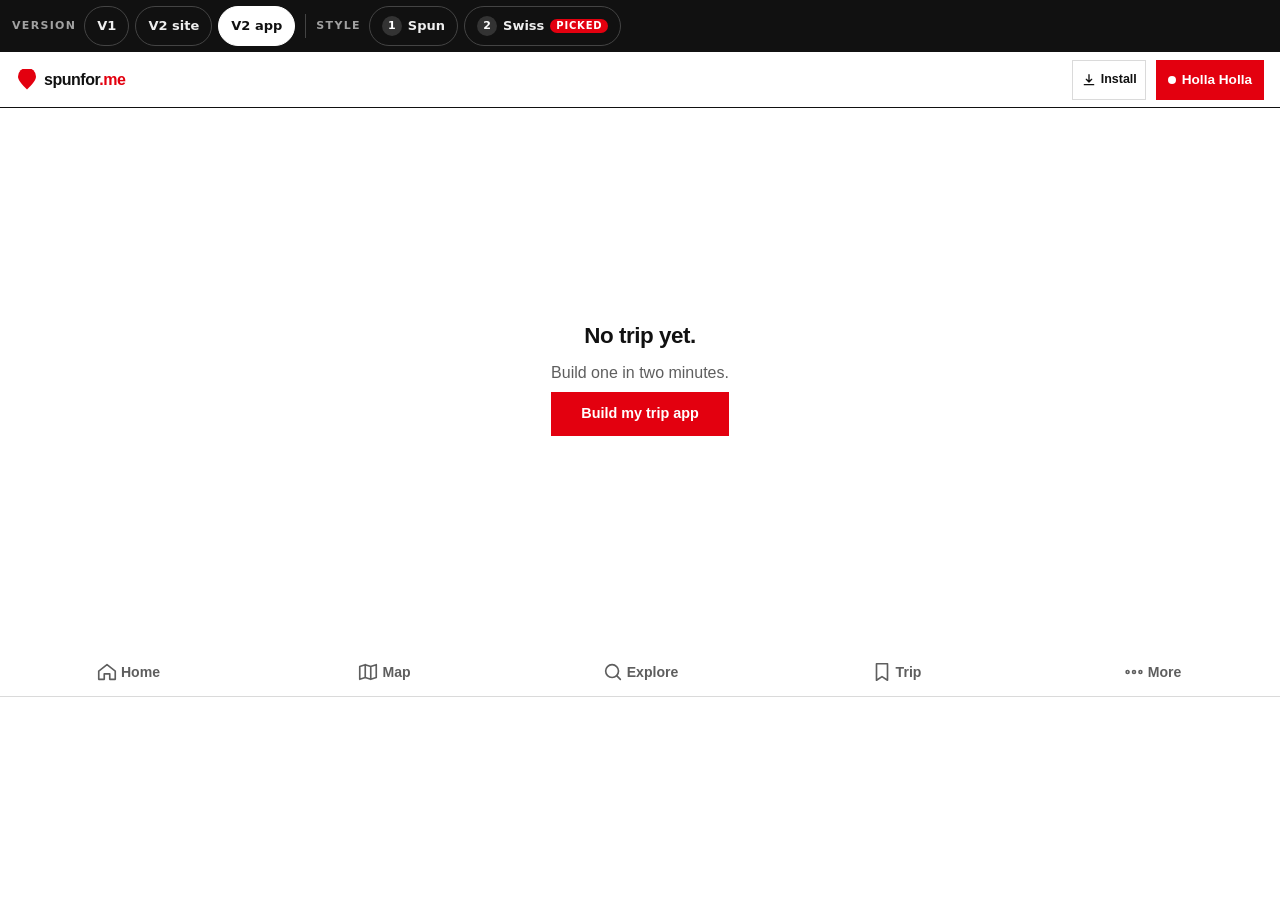
<file: v2/app/index.html>
<!doctype html>
<html lang="en">
<head>
<meta charset="utf-8">
<meta name="viewport" content="width=device-width, initial-scale=1, viewport-fit=cover">
<title>spunfor.me</title>
<meta name="description" content="Your trip app: what's open now, your plan, a map, check-ins and answers on the go.">
<meta name="theme-color" content="#FFFFFF">
<meta name="robots" content="noindex,nofollow">
<meta name="apple-mobile-web-app-capable" content="yes">
<meta name="apple-mobile-web-app-title" content="spunfor.me">
<link rel="manifest" href="manifest.webmanifest">
<link rel="icon" href="../../favicon.svg" type="image/svg+xml">
<link rel="apple-touch-icon" href="../../apple-touch-icon.png">
<link rel="stylesheet" href="vendor/leaflet/leaflet.css">
<link rel="stylesheet" href="vendor/markercluster/MarkerCluster.css">
<link rel="stylesheet" href="app.css?v=8">
</head>
<body>
<script src="../../bar.js"></script>
<a class="skip" href="#main">Skip to content</a>
<header class="top" id="top">
  <a class="brand" href="#home" aria-label="spunfor.me home"><span class="bmark" aria-hidden="true"></span><span class="bword">spunfor<i>.me</i></span></a>
  <span class="tripname" id="tripName"></span>
  <button class="inst" type="button" id="instBtn" aria-label="Install app"><svg viewBox="0 0 24 24" aria-hidden="true"><path d="M12 4v11m0 0-4-4m4 4 4-4M5 19h14"/></svg><span>Install</span></button><button class="holla" type="button" id="hollaBtn" aria-haspopup="dialog"><span class="dot" aria-hidden="true"></span>Holla Holla</button>
</header>
<main id="main" tabindex="-1"><div class="loading" id="boot"><b>Spinning up your trip…</b><span id="bootMsg">Loading the city</span></div></main>
<nav class="tabs" aria-label="Sections">
  <a href="#home" data-tab="home"><svg viewBox="0 0 24 24" aria-hidden="true"><path d="M3 11 12 4l9 7v9h-6v-6H9v6H3z"/></svg><span>Home</span></a>
  <a href="#map" data-tab="map"><svg viewBox="0 0 24 24" aria-hidden="true"><path d="M9 4 3 6v14l6-2 6 2 6-2V4l-6 2-6-2zM9 4v14M15 6v14"/></svg><span>Map</span></a>
  <a href="#explore" data-tab="explore"><svg viewBox="0 0 24 24" aria-hidden="true"><circle cx="11" cy="11" r="7"/><path d="m20 20-4-4"/></svg><span>Explore</span></a>
  <a href="#saved" data-tab="saved"><svg viewBox="0 0 24 24" aria-hidden="true"><path d="M6 3h12v18l-6-4-6 4z"/></svg><span>Trip</span></a>
  <a href="#more" data-tab="more"><svg viewBox="0 0 24 24" aria-hidden="true"><circle cx="5" cy="12" r="1.6"/><circle cx="12" cy="12" r="1.6"/><circle cx="19" cy="12" r="1.6"/></svg><span>More</span></a>
</nav>
<button class="askfab" id="askFab" type="button" aria-label="Ask a question" aria-haspopup="dialog"><span id="askFabTxt">Ask</span></button>
<div id="sheetRoot"></div>
<div class="toast" id="toast" role="status" aria-live="polite" hidden></div>
<script src="vendor/leaflet/leaflet.js" defer></script>
<script src="vendor/markercluster/leaflet.markercluster.js" defer></script>
<script src="core.js?v=8" defer></script>
<script src="trip.js?v=8" defer></script>
<script src="extras.js?v=8" defer></script>
<script src="ui.js?v=8" defer></script>
<script src="ask.js?v=8" defer></script>
</body>
</html>
</file>
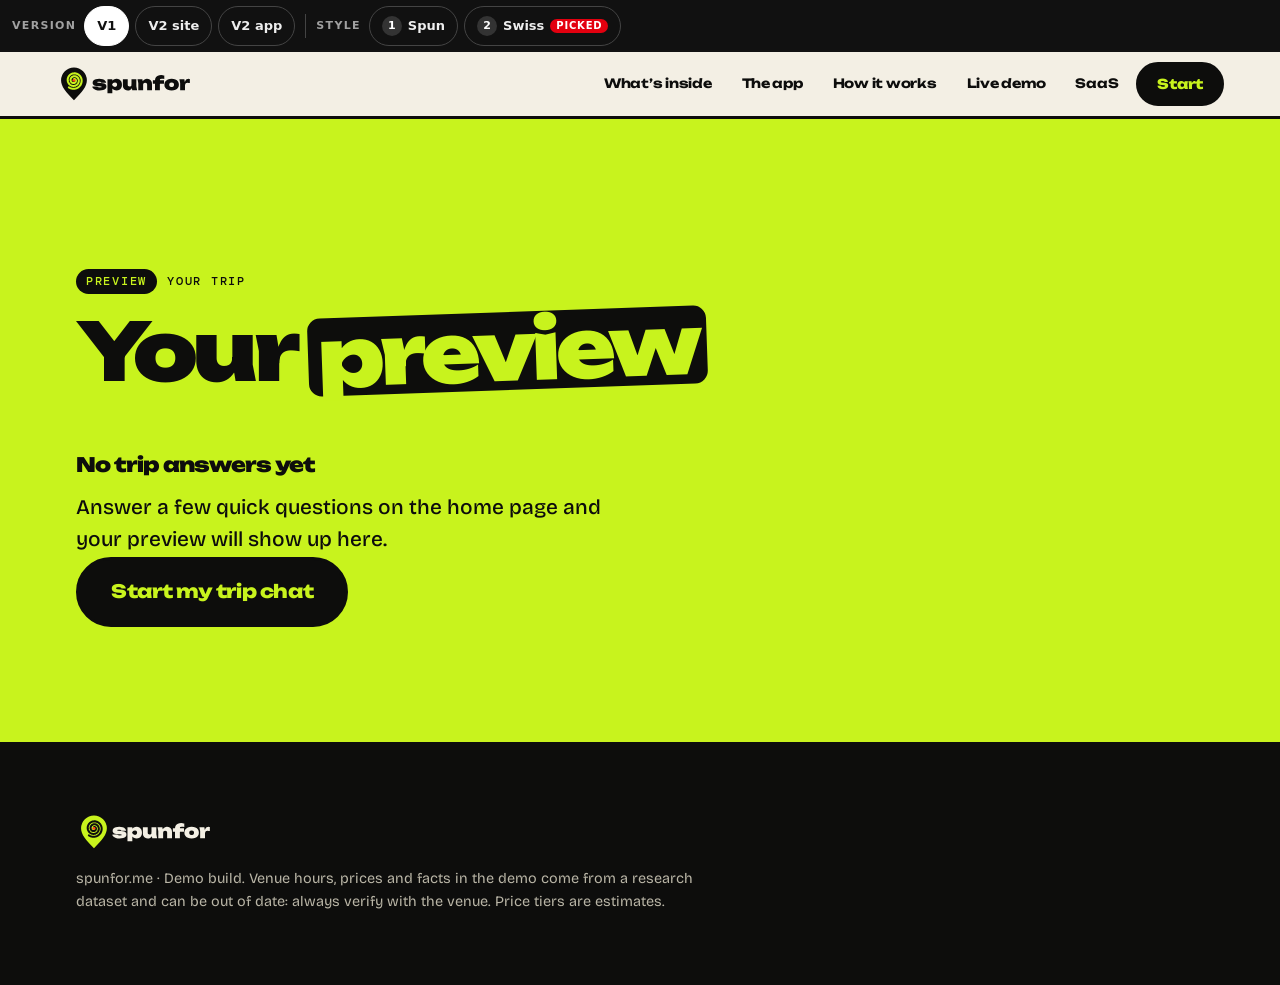
<file: preview.html>
<!doctype html>
<html lang="en" class="no-js">
<head>
<meta charset="utf-8">
<meta name="viewport" content="width=device-width, initial-scale=1, viewport-fit=cover">
<title>Your preview — Spunfor</title>
<meta name="description" content="Your Spunfor trip preview: unlock with a promo code or test checkout, then open your app.">
<meta name="theme-color" content="#0D0D0C">
<link rel="icon" href="favicon.svg" type="image/svg+xml">
<link rel="icon" href="favicon-32.png" sizes="32x32" type="image/png">
<link rel="apple-touch-icon" href="apple-touch-icon.png">
<link rel="preload" href="fonts/unbounded.woff2" as="font" type="font/woff2" crossorigin>
<link rel="stylesheet" href="style.css">
<script>/* Site config. See README: checkoutUrl is the Stripe hook; promo codes here are DEMO-ONLY. */
window.SPUNFOR_CONFIG={price:29.99,currency:'USD',checkoutUrl:'',testMode:true,promoCodes:{goat:100},demoPath:'demo/index.html'};</script>
</head>
<body>
<script src="bar.js"></script>
<a class="skip" href="#top">Skip to content</a>
<header class="nav" id="nav">
  <a class="logo" href="index.html" aria-label="Spunfor home"><img src="logo.svg" alt="Spunfor" width="137" height="36"></a>
  <nav aria-label="Primary">
    <a href="index.html#features">What’s inside</a><a href="index.html#app">The app</a><a href="index.html#how">How it works</a><a href="demo/index.html" target="_blank" rel="noopener">Live demo</a><a class="saas-tab" href="saas.html" target="_blank" rel="noopener">SaaS</a><a class="btn small" href="index.html#chat">Start</a>
  </nav>
</header>
<main id="top">
<section class="section chat-sec" id="preview"><div class="wrap"><div class="sec-h"><p class="k"><b>Preview</b> Your trip</p><h2>Your <em>preview</em></h2></div>
<div id="result" class="result" aria-live="polite"><noscript>This page needs JavaScript.</noscript></div></div></section>
</main>
<footer class="foot">
  <div class="wrap foot-in">
    <img src="logo-light.svg" alt="Spunfor" width="137" height="36">
    <p>spunfor.me · Demo build. Venue hours, prices and facts in the demo come from a research dataset and can be out of date: always verify with the venue. Price tiers are estimates.</p>
  </div>
</footer>
<!-- Unlock / checkout dialog (rendered by app.js) -->
<div class="modal-wrap" id="modalWrap" hidden>
  <div class="scrim" data-close></div>
  <div class="modal" id="modal" role="dialog" aria-modal="true" aria-labelledby="mTitle" tabindex="-1"></div>
</div>
<script src="cities.js"></script>
<script src="parse.js"></script>
<script src="preview.js"></script>
<script src="app.js"></script>
</body>
</html>
</file>
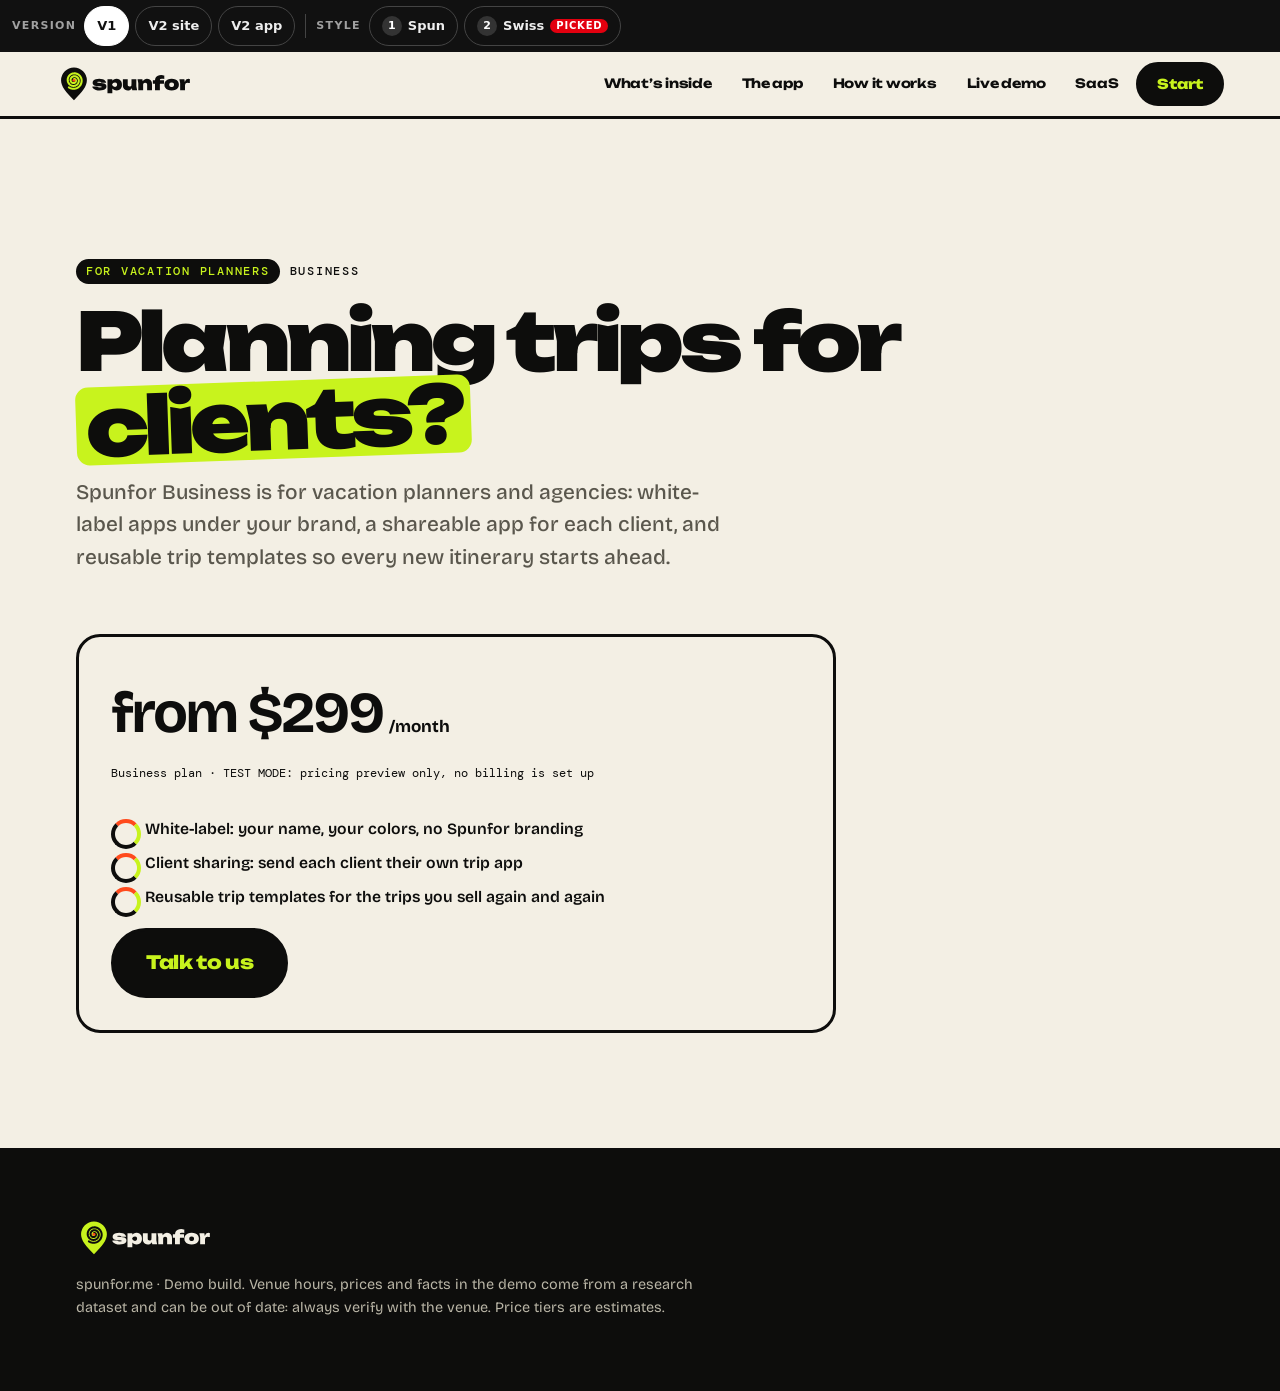
<file: saas.html>
<!doctype html>
<html lang="en" class="no-js">
<head>
<meta charset="utf-8">
<meta name="viewport" content="width=device-width, initial-scale=1, viewport-fit=cover">
<title>Spunfor for planners (SaaS)</title>
<meta name="description" content="Spunfor Business for vacation planners: white-label client trip apps from $299/month.">
<meta name="theme-color" content="#0D0D0C">
<link rel="icon" href="favicon.svg" type="image/svg+xml">
<link rel="icon" href="favicon-32.png" sizes="32x32" type="image/png">
<link rel="apple-touch-icon" href="apple-touch-icon.png">
<link rel="preload" href="fonts/unbounded.woff2" as="font" type="font/woff2" crossorigin>
<link rel="stylesheet" href="style.css">
<script>/* Site config. See README: checkoutUrl is the Stripe hook; promo codes here are DEMO-ONLY. */
window.SPUNFOR_CONFIG={price:29.99,currency:'USD',checkoutUrl:'',testMode:true,promoCodes:{goat:100},demoPath:'demo/index.html'};</script>
</head>
<body>
<script src="bar.js"></script>
<a class="skip" href="#top">Skip to content</a>
<header class="nav" id="nav">
  <a class="logo" href="index.html" aria-label="Spunfor home"><img src="logo.svg" alt="Spunfor" width="137" height="36"></a>
  <nav aria-label="Primary">
    <a href="index.html#features">What’s inside</a><a href="index.html#app">The app</a><a href="index.html#how">How it works</a><a href="demo/index.html" target="_blank" rel="noopener">Live demo</a><a class="saas-tab" href="saas.html" target="_blank" rel="noopener">SaaS</a><a class="btn small" href="index.html#chat">Start</a>
  </nav>
</header>
<main id="top">
<section class="section" id="planners" style="padding-top:140px">
  <div class="wrap">
    <div class="sec-h reveal">
      <p class="k"><b>For vacation planners</b> Business</p>
      <h2>Planning trips for <em>clients?</em></h2>
      <p class="sub">Spunfor Business is for vacation planners and agencies: white-label apps under your brand, a shareable app for each client, and reusable trip templates so every new itinerary starts ahead.</p>
    </div>
    <div class="biz reveal">
      <div class="biz-price"><b>from $299</b><span>/month</span><small>Business plan · TEST MODE: pricing preview only, no billing is set up</small></div>
      <ul class="perks"><li>White-label: your name, your colors, no Spunfor branding</li><li>Client sharing: send each client their own trip app</li><li>Reusable trip templates for the trips you sell again and again</li></ul>
      <div class="actions"><a class="btn big" id="talkBtn" href="#talk">Talk to us</a></div>
      <form class="talk" id="talk" novalidate hidden>
        <p class="fine"><b>PLACEHOLDER FORM.</b> Nothing is sent or stored. Pressing the button opens your own email app with a prefilled message to the placeholder address below.</p>
        <div class="fld"><label for="tName">Name / agency</label><input id="tName" type="text" autocomplete="off"></div>
        <div class="fld"><label for="tMsg">What do you plan?</label><textarea id="tMsg" rows="3"></textarea></div>
        <a class="btn" id="tMail" href="mailto:business@spunfor.example?subject=Spunfor%20Business%20enquiry">Open email to business@spunfor.example</a>
      </div>
    </div>
  </div>
</section>
</main>
<footer class="foot">
  <div class="wrap foot-in">
    <img src="logo-light.svg" alt="Spunfor" width="137" height="36">
    <p>spunfor.me · Demo build. Venue hours, prices and facts in the demo come from a research dataset and can be out of date: always verify with the venue. Price tiers are estimates.</p>
  </div>
</footer>
<script src="app.js"></script>
</body>
</html>
</file>
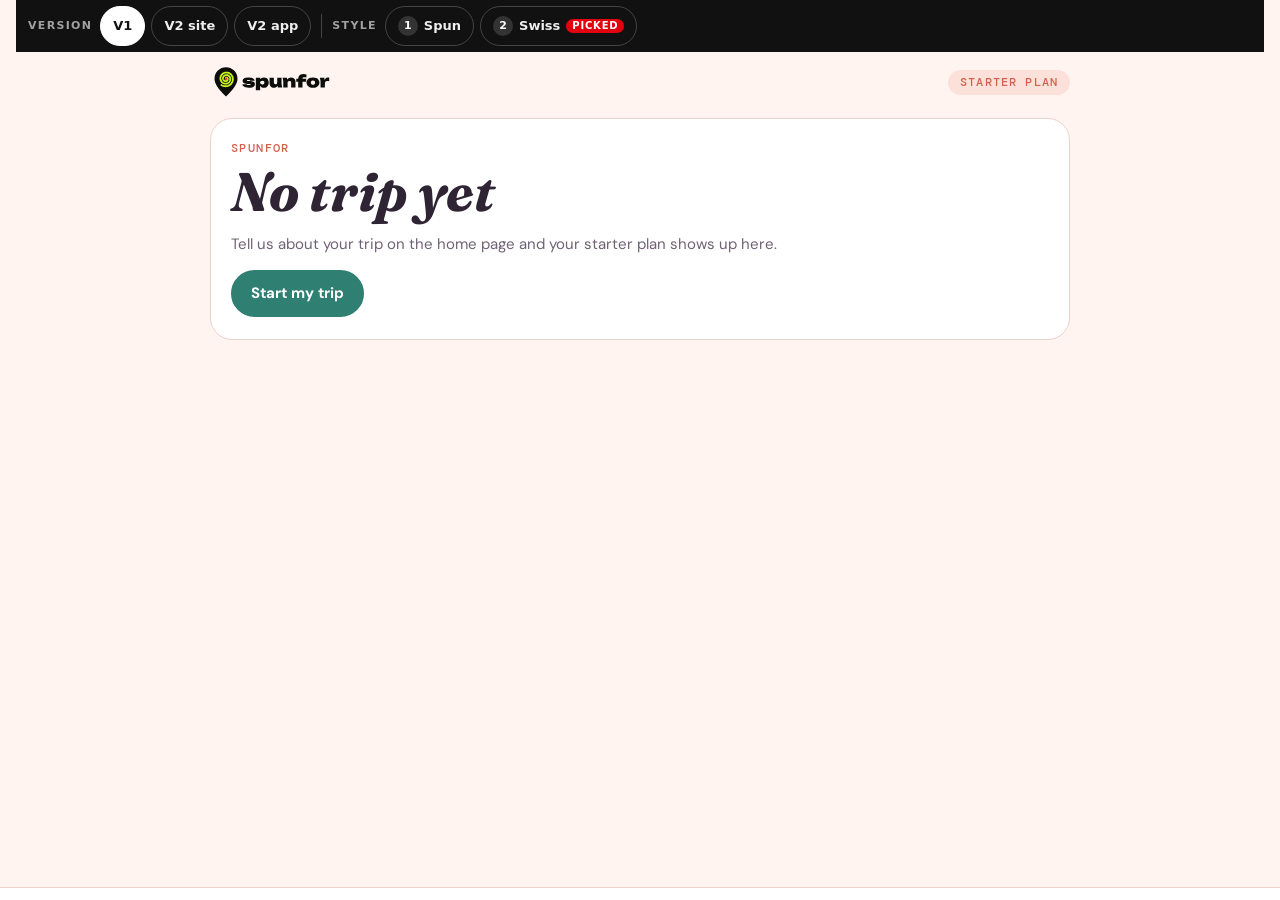
<file: trip.html>
<!doctype html>
<html lang="en" class="no-js">
<head>
<meta charset="utf-8">
<meta name="viewport" content="width=device-width, initial-scale=1, viewport-fit=cover">
<title>Your trip app — Spunfor</title>
<meta name="description" content="Your personal Spunfor trip app: a starter plan built from your answers, with a map, itinerary frame, checklist and notes saved on your device.">
<meta name="theme-color" content="#FFF4EF">
<link rel="icon" href="favicon.svg" type="image/svg+xml">
<link rel="stylesheet" href="demo/fonts/fonts.css">
<link rel="stylesheet" href="demo/vendor/leaflet/leaflet.css">
<link rel="stylesheet" href="trip.css">
</head>
<body>
<script src="bar.js"></script>
<a class="skip" href="#main">Skip to your plan</a>
<header class="top">
  <a class="logo" href="index.html" aria-label="Spunfor home"><img src="logo.svg" alt="Spunfor" width="120" height="32"></a>
  <span class="tag" id="starterTag">Starter plan</span>
</header>
<main id="main" class="wrap" tabindex="-1"><noscript>This app needs JavaScript.</noscript></main>
<nav class="tabs" id="tabs" aria-label="Sections"></nav>
<script src="cities.js"></script>
<script src="parse.js"></script>
<script src="trip.js"></script>
</body>
</html>
</file>
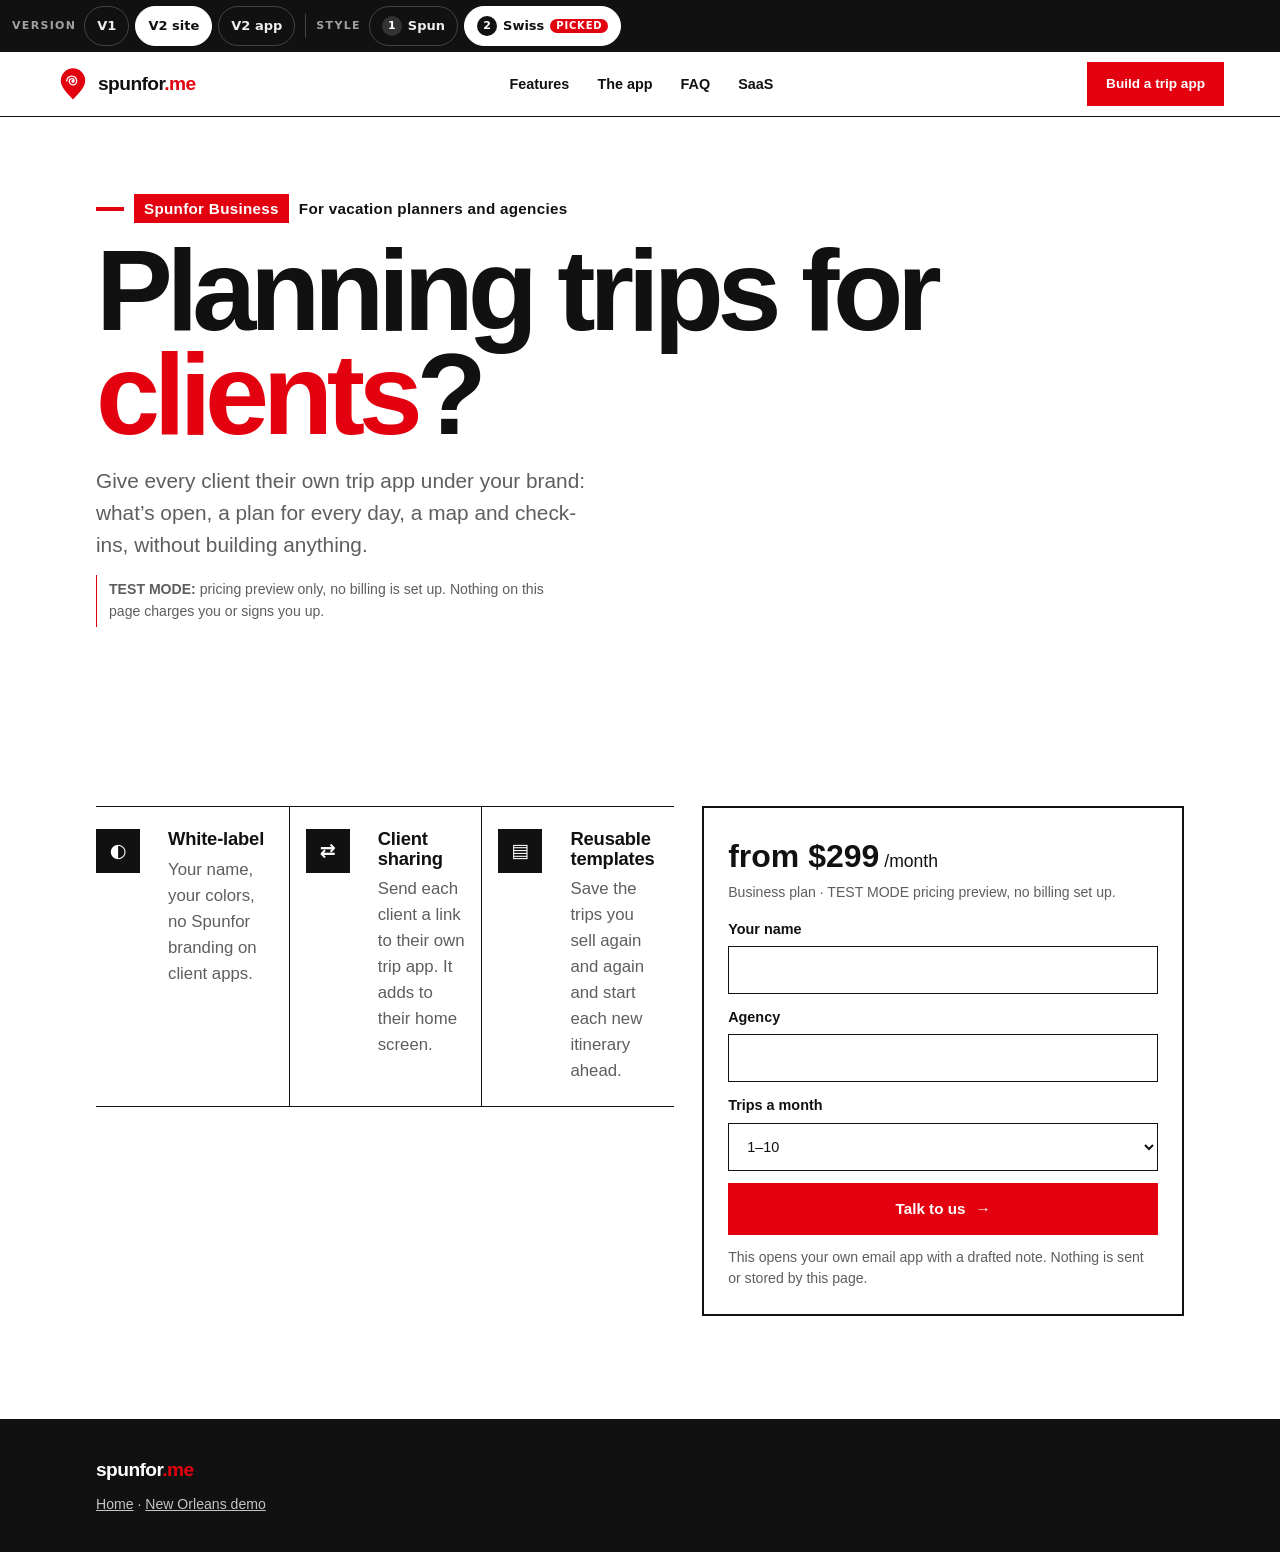
<file: v2/saas.html>
<!doctype html>
<html lang="en" data-style="swiss">
<head>
<meta charset="utf-8">
<meta name="viewport" content="width=device-width, initial-scale=1, viewport-fit=cover">
<title>Spunfor for vacation planners · white-label trip apps</title>
<meta name="description" content="Spunfor Business: white-label trip apps for vacation planners and agencies.">
<meta name="theme-color" content="#FFFFFF">
<meta name="robots" content="noindex,nofollow">
<link rel="icon" href="../favicon.svg" type="image/svg+xml">
<link rel="stylesheet" href="site.css">
<script>try{var s=new URLSearchParams(location.search).get("s")||localStorage.getItem("sf.siteStyle");if(s!=="spun"){s="swiss";var k=localStorage.getItem("sf.siteStyle");if(k&&k!=="spun")localStorage.setItem("sf.siteStyle","swiss");}document.documentElement.setAttribute("data-style",s);}catch(e){}</script>
</head>
<body>
<script src="../bar.js"></script>
<header class="nav">
  <a class="logo" href="./" aria-label="spunfor.me home"><span class="mark" aria-hidden="true"><svg viewBox="0 0 64 64"><path class="pin" d="M32 61C17.5 46.5 9 36.5 9 25.5a23 23 0 0 1 46 0C55 36.5 46.5 46.5 32 61Z"/><path class="sp" d="M32 26.5m-2.2 0a2.2 2.2 0 1 0 4.4 0a4.6 4.6 0 1 0 -9.2 0a7 7 0 1 0 14 0a9.4 9.4 0 1 0 -18.8 0"/><circle class="dot" cx="32" cy="26.5" r="2.4"/></svg></span><span class="word">spunfor<i>.me</i></span></a>
  <nav aria-label="Primary"><a href="./#features">Features</a><a href="./#app">The app</a><a href="./#faq">FAQ</a><a class="saas-tab" href="saas.html" aria-current="page">SaaS</a></nav>
  <a class="btn small" href="./#build">Build a trip app</a>
</header>
<main id="top">
<section class="hero"><div class="wrap">
  <p class="eyebrow"><span class="pill">Spunfor Business</span> For vacation planners and agencies</p>
  <h1>Planning trips for <em>clients</em>?</h1>
  <p class="lead">Give every client their own trip app under your brand: what’s open, a plan for every day, a map and check-ins, without building anything.</p>
  <p class="fine honest" role="note"><b>TEST MODE:</b> pricing preview only, no billing is set up. Nothing on this page charges you or signs you up.</p>
</div></section>
<section class="sec planners"><div class="wrap planners-in">
  <div class="feats">
    <article class="feat"><span class="fi" aria-hidden="true">◐</span><h3>White-label</h3><p>Your name, your colors, no Spunfor branding on client apps.</p></article>
    <article class="feat"><span class="fi" aria-hidden="true">⇄</span><h3>Client sharing</h3><p>Send each client a link to their own trip app. It adds to their home screen.</p></article>
    <article class="feat"><span class="fi" aria-hidden="true">▤</span><h3>Reusable templates</h3><p>Save the trips you sell again and again and start each new itinerary ahead.</p></article>
  </div>
  <div class="plan-card" id="planCard">
    <p class="plan-price"><b>from $299</b> /month</p>
    <p class="fine">Business plan · TEST MODE pricing preview, no billing set up.</p>
    <form id="bizForm" class="bizform" autocomplete="on">
      <label class="fl">Your name<input name="name" type="text" required maxlength="80"></label>
      <label class="fl">Agency<input name="org" type="text" maxlength="80"></label>
      <label class="fl">Trips a month<select name="vol"><option>1–10</option><option>11–50</option><option>50+</option></select></label>
      <button class="btn" type="submit">Talk to us <span aria-hidden="true">→</span></button>
      <p class="fine">This opens your own email app with a drafted note. Nothing is sent or stored by this page.</p>
    </form>
  </div>
</div></section>
</main>
<footer class="foot"><div class="wrap foot-in"><span class="word">spunfor<i>.me</i></span><p class="fine foot-links"><a href="./">Home</a> · <a href="../demo/index.html" target="_blank" rel="noopener">New Orleans demo</a></p></div></footer>
<script>
document.getElementById("bizForm").addEventListener("submit",function(e){e.preventDefault();var f=new FormData(this);
var body="Name: "+f.get("name")+"\nAgency: "+(f.get("org")||"")+"\nTrips a month: "+f.get("vol");
location.href="mailto:business@spunfor.example?subject="+encodeURIComponent("Spunfor Business")+"&body="+encodeURIComponent(body);});
</script>
</body>
</html>
</file>
<file: style.css>
/* Spunfor v4: "spun together". Heavy Unbounded display type, rotation motion, orbital geometry, modules that spin into place and snap together.
   Palette: ink #0D0D0C, bone #F3EFE4, lime #C8F31D, tomato #FF4A1C. No gradients, no glass, no thread. */
@font-face{font-family:"Unbounded";src:url(fonts/unbounded.woff2) format("woff2");font-weight:200 900;font-style:normal;font-display:swap}
@font-face{font-family:"Bricolage Grotesque";src:url(fonts/bricolage.woff2) format("woff2");font-weight:200 800;font-style:normal;font-display:swap}
@font-face{font-family:"DM Mono";src:url(fonts/dm-mono.woff2) format("woff2");font-weight:400;font-style:normal;font-display:swap}
@font-face{font-family:"DM Mono";src:url(fonts/dm-mono-500.woff2) format("woff2");font-weight:500;font-style:normal;font-display:swap}
:root{
  --ink:#0D0D0C;--bone:#F3EFE4;--bone2:#E7E1D0;--lime:#C8F31D;--tom:#FF4A1C;--mute:#5A574D;--mute-d:#B9B5A6;
  --disp:"Unbounded","Arial Black",system-ui,sans-serif;--body:"Bricolage Grotesque",system-ui,-apple-system,"Segoe UI",sans-serif;--mono:"DM Mono",ui-monospace,Menlo,Consolas,monospace;
  --snap:cubic-bezier(.2,1.35,.35,1);--pad:clamp(18px,4.5vw,56px);
}
*{box-sizing:border-box}
html{scroll-behavior:smooth;-webkit-text-size-adjust:100%}
body{margin:0;background:var(--bone);color:var(--ink);font-family:var(--body);font-size:1.0625rem;line-height:1.55;overflow-x:hidden}
img,svg{display:block;max-width:100%}
a{color:inherit}
.wrap{width:100%;max-width:1240px;margin:0 auto;padding-inline:var(--pad)}
.sr{position:absolute;width:1px;height:1px;overflow:hidden;clip:rect(0 0 0 0);white-space:nowrap}
.skip{position:absolute;left:-999px;top:8px;background:var(--lime);color:var(--ink);padding:10px 16px;border-radius:99px;font-weight:800;z-index:100}
.skip:focus{left:8px}
:focus-visible{outline:3px solid var(--tom);outline-offset:3px;border-radius:6px}
h1,h2,h3,h4{font-family:var(--disp);font-weight:900;margin:0;letter-spacing:-.05em;line-height:.98}
em{font-style:normal}
.k{font-family:var(--mono);font-size:.78rem;letter-spacing:.14em;text-transform:uppercase;font-weight:500;margin:0 0 18px;display:flex;gap:10px;align-items:center;flex-wrap:wrap}
.k b{background:var(--ink);color:var(--lime);border-radius:99px;padding:3px 10px;font-weight:500}
.sub{font-size:clamp(1.05rem,2.2vw,1.3rem);max-width:46ch;margin:18px 0 0;color:var(--mute);font-weight:500}
.fine{font-size:.85rem;color:var(--mute)}
.mono{font-family:var(--mono)}

/* buttons */
.btn{display:inline-flex;align-items:center;justify-content:center;gap:12px;font-family:var(--disp);font-weight:800;font-size:.95rem;letter-spacing:-.02em;text-decoration:none;border:3px solid var(--ink);background:var(--ink);color:var(--lime);border-radius:99px;padding:14px 26px;min-height:52px;cursor:pointer;transition:transform .35s var(--snap),background .2s,color .2s}
.btn:hover{transform:rotate(-2.5deg) scale(1.04);background:var(--tom);border-color:var(--ink);color:var(--ink)}
.btn.big{font-size:clamp(1rem,2.4vw,1.15rem);padding:18px 32px;min-height:64px}
.btn.small{padding:8px 18px;min-height:44px;font-size:.85rem}
.btn.ghost{background:transparent;color:var(--ink)}
.btn.ghost:hover{background:var(--lime);color:var(--ink)}
.btn.lime{background:var(--lime);color:var(--ink)}
.btn.lime:hover{background:var(--bone)}
.btn .arr{display:inline-block;transition:transform .5s var(--snap)}
.btn:hover .arr{transform:rotate(360deg)}
.btn:disabled{opacity:.5;cursor:not-allowed}

/* nav */
.nav{position:sticky;top:0;z-index:50;display:flex;align-items:center;justify-content:space-between;gap:12px;padding:10px var(--pad);background:var(--bone);border-bottom:3px solid var(--ink)}
.logo img{height:36px;width:auto}
.nav nav{display:flex;align-items:center;gap:6px}
.nav nav a:not(.btn){font-family:var(--disp);font-weight:700;font-size:.8rem;letter-spacing:-.02em;text-decoration:none;padding:10px 12px;border-radius:99px}
.nav nav a:not(.btn):hover{background:var(--lime)}
@media(max-width:860px){.nav nav a:not(.btn):not(.saas-tab){display:none}.nav nav a.saas-tab{display:inline-flex;font-size:.85rem;padding:9px 12px;background:var(--lime);border:2px solid var(--ink)}.logo img{height:32px}.nav{gap:8px}}

/* giant disc that turns as you scroll */
.bigdisc{position:fixed;right:-28vmin;top:12vh;width:92vmin;height:92vmin;pointer-events:none;z-index:0;opacity:.09;transform:rotate(var(--spin,0deg))}
.bigdisc svg{width:100%;height:100%}
.bigdisc path{stroke:var(--ink);stroke-width:5;stroke-linecap:round;fill:none}
main{position:relative}
main>section,.ticker{position:relative;z-index:1}

/* hero */
.hero{padding:clamp(34px,6vw,84px) 0 clamp(40px,7vw,96px);overflow:hidden}
.hero-grid{display:grid;grid-template-columns:minmax(0,1.25fr) minmax(0,1fr);gap:clamp(20px,4vw,60px);align-items:center}
.hero h1{font-size:clamp(2.55rem,10.4vw,6.1rem);line-height:.92;letter-spacing:-.05em;margin:0 0 26px}
.hero h1 .l{display:block}
.spunword{display:inline-block;background:var(--lime);padding:.02em .16em .06em;border-radius:.2em;transform:rotate(-3deg);box-shadow:.06em .06em 0 var(--ink);animation:spunin 1.3s var(--snap) both .1s}
@keyframes spunin{from{transform:rotate(-200deg) scale(.4);opacity:0}to{transform:rotate(-3deg);opacity:1}}
.lead{font-size:clamp(1.1rem,2.3vw,1.4rem);max-width:34ch;font-weight:600;margin:0 0 30px;line-height:1.4}
.cta{display:flex;flex-wrap:wrap;gap:14px;margin-bottom:26px}
.vows{list-style:none;display:flex;flex-wrap:wrap;gap:8px;padding:0;margin:0}
.vows li{font-family:var(--mono);font-size:.8rem;font-weight:500;text-transform:uppercase;letter-spacing:.08em;border:2px solid var(--ink);border-radius:99px;padding:5px 14px}
.hero-art{position:relative;width:100%;max-width:560px;justify-self:center;aspect-ratio:1}
.orrery{width:100%;height:100%;overflow:visible}
.ring{fill:none;stroke-width:46;transform-box:view-box;transform-origin:50% 50%;transform:rotate(-90deg)}
.ring.thin{stroke-width:30}
.r-lime{stroke:var(--lime)}.r-ink{stroke:var(--ink)}.r-tom{stroke:var(--tom)}.r-bone{stroke:var(--bone2)}
.snap,.drift{transform-box:view-box;transform-origin:50% 50%}
.a1{animation:snap1 1.5s var(--snap) both .2s}.a2{animation:snap2 1.6s var(--snap) both .35s}.a3{animation:snap3 1.7s var(--snap) both .5s}.a4{animation:snap4 1.8s var(--snap) both .65s}
@keyframes snap1{from{transform:rotate(-250deg)}to{transform:rotate(0)}}
@keyframes snap2{from{transform:rotate(300deg)}to{transform:rotate(0)}}
@keyframes snap3{from{transform:rotate(-340deg)}to{transform:rotate(0)}}
@keyframes snap4{from{transform:rotate(420deg)}to{transform:rotate(0)}}
.d1{animation:drift 46s linear infinite 2s}.d2{animation:drift 34s linear infinite reverse 2s}.d3{animation:drift 28s linear infinite 2s}.d4{animation:drift 20s linear infinite reverse 2s}
@keyframes drift{to{transform:rotate(360deg)}}
.hubspiral{transform-box:fill-box}
.badge-ring{position:absolute;right:-4%;bottom:-3%;width:34%;aspect-ratio:1;background:var(--tom);border:3px solid var(--ink);border-radius:50%;display:grid;place-items:center;animation:spin 18s linear infinite}
.badge-ring svg{position:absolute;inset:4%;width:92%;height:92%}
.badge-ring text{font-family:var(--disp);font-weight:800;font-size:15.5px;letter-spacing:.04em;fill:var(--ink)}
.badge-ring b{font-family:var(--disp);font-weight:900;font-size:clamp(1.6rem,5vw,2.6rem);color:var(--ink)}
@keyframes spin{to{transform:rotate(360deg)}}
@media(max-width:860px){.hero-grid{grid-template-columns:1fr}.hero-art{max-width:420px}.badge-ring{right:0}}

/* ticker */
.ticker{background:var(--ink);color:var(--lime);overflow:hidden;border-block:3px solid var(--ink);padding:14px 0}
.ticker-in{display:flex;gap:28px;width:max-content;font-family:var(--disp);font-weight:900;font-size:clamp(1.4rem,4vw,2.6rem);letter-spacing:-.05em;text-transform:uppercase;white-space:nowrap;animation:tick 40s linear infinite}
.ticker-in i{font-style:normal;color:var(--tom);font-size:.6em;align-self:center}
@keyframes tick{to{transform:translateX(-50%)}}

/* sections */
.section{padding:clamp(56px,9vw,128px) 0}
.sec-h{margin-bottom:clamp(30px,5vw,60px)}
.sec-h h2{font-size:clamp(2.1rem,7.2vw,5rem);max-width:15ch;letter-spacing:-.06em}
.sec-h h2 em,.m-top h2 em{color:var(--ink);background:var(--lime);padding:0 .12em;border-radius:.16em;display:inline-block;transform:rotate(-2deg)}
.dark-sec{background:var(--ink);color:var(--bone)}
.dark-sec .k b{background:var(--lime);color:var(--ink)}
.dark-sec .sub{color:var(--mute-d)}
.dark-sec .fine{color:var(--mute-d)}

/* modules: pieces that spin into place */
.reveal{opacity:0;transform:rotate(var(--r0,-7deg)) translateY(46px) scale(.94);transform-origin:20% 80%;transition:opacity .5s ease,transform .9s var(--snap)}
.reveal.in{opacity:1;transform:none}
.mods{list-style:none;margin:0;padding:0;display:grid;grid-template-columns:repeat(6,1fr);gap:clamp(12px,2vw,22px)}
.mod{grid-column:span 2;border:3px solid var(--ink);border-radius:32px;padding:clamp(20px,3vw,32px);position:relative;overflow:hidden;min-height:310px;display:flex;flex-direction:column;justify-content:flex-end}
.mod h3{font-size:clamp(1.4rem,3vw,2rem);margin:0 0 10px}
.mod p{margin:0;font-weight:600;max-width:32ch}
.mod .disc{position:absolute;right:-34px;top:-34px;width:150px;height:150px;border-radius:50%;border:26px solid currentColor;border-right-color:transparent;border-bottom-color:transparent;animation:spin 12s linear infinite}
.mod:nth-child(even) .disc{animation-direction:reverse;animation-duration:16s}
.m1{background:var(--lime);--r0:-9deg}.m2{background:var(--ink);color:var(--bone);--r0:7deg}.m2 .disc{color:var(--tom)}
.m3{background:var(--tom);--r0:-6deg}.m4{background:var(--bone2);--r0:8deg}.m5{background:var(--lime);--r0:-8deg}
.m4,.m5{grid-column:span 3}
.m1 .disc,.m3 .disc,.m5 .disc{color:var(--ink)}.m4 .disc{color:var(--tom)}
@media(max-width:860px){.mods{grid-template-columns:1fr}.mod,.m4,.m5{grid-column:auto;min-height:0;padding-top:96px}}

/* app sample tiles */
.tix{display:grid;grid-template-columns:repeat(3,1fr);gap:clamp(14px,2vw,26px);align-items:start}
.t{background:var(--bone);color:var(--ink);border-radius:28px;padding:22px;border:3px solid var(--bone)}
.t.t3{--r0:-6deg}.t.t1{--r0:5deg;background:var(--lime);border-color:var(--lime)}.t.t2{--r0:-4deg}
.t .k{justify-content:space-between;font-size:.7rem;margin-bottom:12px}
.t h4{font-size:1.5rem;margin:0 0 14px;letter-spacing:-.05em}
.t .stop{display:flex;gap:12px;align-items:center}
.t .stop i{font-style:normal;font-family:var(--disp);font-weight:900;width:34px;height:34px;border-radius:50%;background:var(--ink);color:var(--lime);display:grid;place-items:center;flex:none;font-size:.85rem}
.t .stop small{color:var(--mute);font-family:var(--mono)}
.t .leg{margin:6px 0 6px 16px;padding-left:28px;border-left:4px dotted var(--tom);font-family:var(--mono);font-size:.8rem;color:var(--mute)}
.t .row{display:flex;justify-content:space-between;gap:10px;align-items:center;padding:10px 0;border-top:2px solid var(--ink)}
.t .row small{display:block;font-family:var(--mono);font-size:.75rem}
.t .st{font-family:var(--mono);font-size:.7rem;font-weight:500;border:2px solid var(--ink);border-radius:99px;padding:2px 10px;flex:none}
.t .st.on{background:var(--ink);color:var(--lime)}
.t .ring{position:relative;width:min(100%,220px);aspect-ratio:1;margin:8px auto}
.t .ring i{position:absolute;border-radius:50%;border:4px solid var(--ink);inset:0;animation:spin 20s linear infinite;border-top-color:var(--tom);border-right-color:transparent}
.t .ring i:nth-child(2){inset:18%;animation-direction:reverse;animation-duration:14s;border-color:var(--ink);border-left-color:transparent}
.t .ring i:nth-child(3){inset:38%;border-color:var(--tom);animation-duration:9s;border-bottom-color:transparent}
.tix-note{display:flex;flex-wrap:wrap;gap:18px 26px;align-items:center;margin-top:clamp(30px,5vw,56px)}
@media(max-width:860px){.tix{grid-template-columns:1fr}}

/* steps */
.steps{list-style:none;margin:0;padding:0;display:grid;grid-template-columns:repeat(3,1fr);gap:clamp(14px,2.4vw,30px)}
.steps li{border-top:6px solid var(--ink);padding-top:22px;--r0:-5deg}
.steps .num{display:grid;place-items:center;width:clamp(68px,9vw,96px);aspect-ratio:1;border-radius:50%;background:var(--tom);border:3px solid var(--ink);font-family:var(--disp);font-weight:900;font-size:clamp(1.8rem,4vw,2.8rem);margin-bottom:20px;letter-spacing:-.05em}
.steps li:nth-child(2) .num{background:var(--lime)}.steps li:nth-child(3) .num{background:var(--ink);color:var(--lime)}
.reveal.in .num{animation:spin 1s var(--snap) both}
.steps h3{font-size:clamp(1.3rem,2.8vw,1.8rem);margin-bottom:10px}
.steps p{margin:0;font-weight:600;max-width:30ch}
@media(max-width:860px){.steps{grid-template-columns:1fr}}

/* chat */
.chat-sec{background:var(--lime)}
.chat-sec .k b{background:var(--ink);color:var(--lime)}
.chat-sec .sub{color:var(--ink)}
.chat-sec .sec-h h2 em{background:var(--ink);color:var(--lime)}
.bp{display:grid;grid-template-columns:minmax(0,1fr) 130px;background:var(--ink);color:var(--bone);border-radius:36px;overflow:hidden;border:3px solid var(--ink);box-shadow:10px 10px 0 var(--tom)}
.bp-main{padding:clamp(18px,3vw,32px);display:flex;flex-direction:column;min-width:0}
.bp-head{display:flex;align-items:center;gap:12px;flex-wrap:wrap;margin-bottom:14px}
.bp-head strong{font-family:var(--disp);font-weight:900;font-size:1.1rem;letter-spacing:-.04em}
.progress{font-family:var(--mono);font-size:.78rem;background:var(--lime);color:var(--ink);padding:3px 12px;border-radius:99px;font-weight:500}
.link{margin-left:auto;background:none;border:2px solid var(--mute-d);color:var(--bone);border-radius:99px;padding:6px 16px;font:600 .85rem var(--body);cursor:pointer;min-height:36px}
.link:hover{background:var(--bone);color:var(--ink)}
.log{height:clamp(260px,44vh,400px);overflow-y:auto;display:flex;flex-direction:column;gap:10px;padding:4px 4px 10px 0;scrollbar-width:thin;scrollbar-color:var(--tom) transparent}
.msg{max-width:88%;padding:12px 18px;border-radius:24px;font-weight:600;font-size:1rem;line-height:1.4;overflow-wrap:anywhere;animation:pop .5s var(--snap) both}
@keyframes pop{from{transform:rotate(-4deg) scale(.8);opacity:0}to{transform:none;opacity:1}}
.msg.bot{background:var(--bone);color:var(--ink);border-bottom-left-radius:6px;align-self:flex-start}
.msg.user{background:var(--lime);color:var(--ink);border-bottom-right-radius:6px;align-self:flex-end}
.msg.typing{opacity:.7;letter-spacing:.3em}
.quick{display:flex;flex-wrap:wrap;gap:8px;margin:10px 0 0;min-height:0}
.quick button{background:transparent;border:2px solid var(--lime);color:var(--lime);border-radius:99px;padding:8px 16px;font:700 .9rem var(--body);cursor:pointer;min-height:44px;transition:transform .3s var(--snap),background .2s,color .2s}
.quick button:hover{background:var(--lime);color:var(--ink);transform:rotate(-3deg)}
.composer{display:flex;gap:10px;margin-top:14px;align-items:flex-end}
.composer textarea{flex:1;min-width:0;resize:none;background:var(--bone);color:var(--ink);border:3px solid var(--bone);border-radius:24px;padding:14px 20px;font:600 1rem/1.4 var(--body);max-height:140px}
.composer textarea:focus{outline:none;border-color:var(--lime)}
.composer textarea::placeholder{color:#6d6a5f}
.send{flex:none;width:56px;height:56px;border-radius:50%;border:3px solid var(--lime);background:var(--lime);color:var(--ink);display:grid;place-items:center;cursor:pointer;transition:transform .4s var(--snap)}
.send:hover{transform:rotate(90deg)}
.dial{background:var(--tom);color:var(--ink);display:grid;place-items:center;position:relative;border-left:3px solid var(--ink)}
.dial svg{width:120px;height:120px;transform:rotate(-90deg)}
.dtrack{fill:none;stroke:var(--ink);stroke-opacity:.25;stroke-width:12}
.dfill{fill:none;stroke:var(--ink);stroke-width:12;stroke-linecap:round;transition:stroke-dashoffset .9s var(--snap)}
.dnum{position:absolute;display:grid;justify-items:center;line-height:1}
.dnum b{font-family:var(--disp);font-weight:900;font-size:2.2rem;letter-spacing:-.06em}
.dnum span{font-family:var(--mono);font-size:.7rem;font-weight:500;text-transform:uppercase;margin-top:4px}
.chat-fine{color:var(--ink);font-weight:500;margin-top:20px;max-width:70ch}
@media(max-width:700px){.bp{grid-template-columns:1fr;border-radius:28px;box-shadow:6px 6px 0 var(--tom)}.dial{border-left:0;border-top:3px solid var(--ink);padding:10px;grid-auto-flow:column;justify-content:center;order:-1;height:76px}.dial svg{width:56px;height:56px}.dnum{position:static;grid-auto-flow:column;gap:8px;align-items:baseline;margin-left:10px}.dnum b{font-size:1.6rem}.dial{display:flex;align-items:center;justify-content:flex-start;gap:0;padding:10px 20px}}

/* preview */
.result{margin-top:clamp(36px,6vw,64px);scroll-margin-top:90px}
.pv{display:grid;grid-template-columns:minmax(0,1fr) minmax(0,1.1fr);gap:clamp(20px,4vw,48px);align-items:start}
.spec{background:var(--bone);border:3px solid var(--ink);border-radius:36px;padding:clamp(20px,3vw,32px);position:relative;box-shadow:10px 10px 0 var(--ink);--r0:-6deg;animation:specin 1s var(--snap) both}
@keyframes specin{from{transform:rotate(-12deg) scale(.9);opacity:0}to{transform:none;opacity:1}}
.spec .top{display:flex;justify-content:space-between;align-items:center;gap:10px;font-family:var(--mono);font-size:.78rem;text-transform:uppercase;letter-spacing:.12em;font-weight:500;margin-bottom:16px}
.spec .top span:last-child{background:var(--ink);color:var(--lime);border-radius:99px;padding:3px 12px}
.spec .route{font-family:var(--disp);font-weight:900;font-size:clamp(1.8rem,5vw,3rem);letter-spacing:-.06em;line-height:1;margin:6px 0 18px;overflow-wrap:anywhere}
.spec .route em{background:var(--lime);padding:0 .1em;border-radius:.14em}
.spec dl{margin:0;display:grid;gap:0}
.spec dl>div{display:grid;grid-template-columns:90px minmax(0,1fr);gap:12px;padding:9px 0;border-top:2px solid var(--ink)}
.spec dt{font-family:var(--mono);font-size:.72rem;text-transform:uppercase;letter-spacing:.1em;font-weight:500;color:var(--mute)}
.spec dd{margin:0;font-weight:700;overflow-wrap:anywhere}
.spec .mods-row{display:flex;flex-wrap:wrap;gap:8px;margin-top:16px}
.spec .mods-row span{font-family:var(--mono);font-size:.75rem;font-weight:500;border:2px solid var(--ink);border-radius:99px;padding:3px 12px;background:var(--lime)}
.sticker{position:absolute;right:-12px;top:-18px;background:var(--tom);border:3px solid var(--ink);border-radius:99px;padding:6px 16px;font-family:var(--disp);font-weight:900;font-size:.85rem;letter-spacing:-.03em;transform:rotate(7deg);color:var(--ink)}
.sticker.ok{background:var(--lime)}
.pv-copy h3{font-size:clamp(1.8rem,4.6vw,3.2rem);letter-spacing:-.06em;margin:0 0 16px}
.pv-copy .sub{color:var(--ink);margin-top:0}
.pv-strip{display:flex;gap:6px;margin:22px 0 14px;flex-wrap:wrap}
.pv-strip span{font-family:var(--disp);font-weight:800;font-size:.78rem;border:2px solid var(--ink);border-radius:99px;padding:6px 14px}
.pv-strip .on{background:var(--ink);color:var(--lime)}
.pv-lockrow{display:flex;flex-wrap:wrap;gap:8px;margin-bottom:22px}
.pv-lockrow span{font-family:var(--mono);font-size:.78rem;border-radius:99px;padding:4px 12px;background:rgba(13,13,12,.12);filter:blur(.4px)}
.actions{display:flex;flex-wrap:wrap;gap:12px}
.btn.dk{color:var(--ink)}
@media(max-width:860px){.pv{grid-template-columns:1fr}}

/* modal */
.modal-wrap{position:fixed;inset:0;z-index:200;display:grid;place-items:center;padding:14px;opacity:0;transition:opacity .2s}
.modal-wrap.on{opacity:1}
.modal-wrap[hidden]{display:none}
.scrim{position:absolute;inset:0;background:rgba(13,13,12,.8)}
.modal{position:relative;width:min(560px,100%);max-height:calc(100dvh - 28px);overflow-y:auto;background:var(--bone);border:3px solid var(--ink);border-radius:36px;box-shadow:10px 10px 0 var(--lime);color:var(--ink);transform:rotate(-6deg) scale(.85);transition:transform .6s var(--snap)}
.modal-wrap.on .modal{transform:none}
.modal:focus{outline:none}
.m-x{position:absolute;right:14px;top:14px;width:48px;height:48px;border-radius:50%;border:3px solid var(--ink);background:var(--bone);font:900 1.6rem/1 var(--disp);cursor:pointer;z-index:2;display:grid;place-items:center;padding:0;transition:transform .4s var(--snap)}
.m-x:hover{transform:rotate(180deg);background:var(--tom)}
.m-top{padding:clamp(22px,4vw,34px) clamp(20px,4vw,34px) 20px}
.m-top h2{font-size:clamp(1.6rem,5.4vw,2.4rem);letter-spacing:-.06em;margin:4px 56px 12px 0;line-height:1}
.m-top .sub{font-size:1rem;margin:0 0 12px;color:var(--mute)}
.center-t{text-align:center}.center-t h2{margin-inline:auto!important}
.testbanner{display:inline-flex;gap:8px;align-items:center;font-family:var(--mono);font-size:.74rem;font-weight:500;text-transform:uppercase;letter-spacing:.08em}
.testbanner span{background:var(--tom);border:2px solid var(--ink);border-radius:99px;padding:2px 12px;font-weight:500}
.perks{list-style:none;margin:16px 0 0;padding:0;display:grid;gap:10px}
.perks li{position:relative;padding-left:34px;font-weight:600;font-size:.98rem}
.perks li::before{content:"";position:absolute;left:0;top:2px;width:22px;height:22px;border-radius:50%;border:4px solid var(--ink);border-top-color:var(--tom);border-right-color:var(--lime)}
.m-stub{background:var(--ink);color:var(--bone);padding:clamp(20px,4vw,30px) clamp(20px,4vw,34px) clamp(22px,4vw,32px);border-radius:0 0 32px 32px;display:grid;gap:12px}
.price{display:flex;align-items:baseline;gap:14px;flex-wrap:wrap}
.price b{font-family:var(--disp);font-weight:900;font-size:clamp(2.6rem,10vw,3.8rem);letter-spacing:-.07em;color:var(--lime);line-height:1}
.price span{font-family:var(--mono);font-size:.78rem;color:var(--mute-d);text-transform:uppercase;letter-spacing:.08em}
.promo{display:flex;gap:8px}
.promo input,.fld input{flex:1;min-width:0;background:var(--bone);color:var(--ink);border:3px solid var(--bone);border-radius:18px;padding:12px 16px;font:700 1rem var(--body);min-height:52px}
.promo input:focus,.fld input:focus{outline:none;border-color:var(--lime)}
.promo button{border:3px solid var(--lime);background:transparent;color:var(--lime);border-radius:99px;padding:0 22px;font:900 .9rem var(--disp);cursor:pointer;min-height:52px;letter-spacing:-.02em}
.promo button:hover{background:var(--lime);color:var(--ink)}
.msgline{min-height:1.3em;font-weight:700;font-size:.9rem;color:var(--mute-d)}
.msgline.ok{color:var(--lime)}.msgline.err{color:#FF8A6B}
.m-btn{width:100%;background:var(--lime);border-color:var(--lime);color:var(--ink);font-size:1.05rem;padding:16px 24px;min-height:60px}
.m-btn:hover{background:var(--tom);border-color:var(--tom)}
.m-sub{background:none;border:0;color:var(--bone);font:700 .95rem var(--body);cursor:pointer;text-decoration:underline;text-underline-offset:4px;min-height:44px}
.order{margin-top:14px;display:grid;gap:0;font-weight:600}
.order>div{display:flex;justify-content:space-between;gap:14px;padding:10px 0;border-top:2px solid var(--ink)}
.order .tot{font-family:var(--disp);font-weight:900;font-size:1.15rem;letter-spacing:-.04em}
.order small{font-weight:500;color:var(--mute)}
.hint{font-size:.88rem;color:var(--mute);margin:14px 0 0}
.hint code,.hint b{color:var(--ink)}
code{font-family:var(--mono);background:var(--lime);padding:1px 6px;border-radius:6px;font-weight:500;color:var(--ink)}
.fld{display:grid;gap:6px}
.fld label{font-family:var(--mono);font-size:.74rem;text-transform:uppercase;letter-spacing:.08em;color:var(--mute-d);font-weight:500}
.fld.two{grid-template-columns:1fr 1fr;gap:12px}
.fld.two>div{display:grid;gap:6px}
#payForm{display:grid;gap:12px}
.m-body{padding:clamp(28px,5vw,44px) clamp(20px,4vw,34px)}
.spinner{width:64px;height:64px;border-radius:50%;border:9px solid var(--ink);border-top-color:var(--tom);border-right-color:var(--lime);margin:0 auto 18px;animation:spin .8s linear infinite}
.okmark{display:inline-block;font-family:var(--disp);font-weight:900;background:var(--lime);border:3px solid var(--ink);border-radius:99px;padding:6px 22px;transform:rotate(-4deg);margin:14px 0 12px;animation:specin .8s var(--snap) both}
.receipt{display:grid;gap:0;font-weight:600;margin-bottom:6px}
.receipt>div{display:flex;justify-content:space-between;gap:12px;padding:8px 0;border-top:2px solid #35342f;font-size:.92rem}
.receipt code{background:var(--bone);color:var(--ink)}
a.m-btn{text-decoration:none}

/* footer */
.foot{background:var(--ink);color:var(--bone);padding:clamp(40px,6vw,72px) 0}
.foot-in{display:grid;gap:18px}
.foot img{height:36px;width:auto}
.foot p{margin:0;max-width:70ch;color:var(--mute-d);font-size:.9rem}

/* motion off */
@media (prefers-reduced-motion:reduce){
  *,*::before,*::after{animation:none!important;transition:none!important;scroll-behavior:auto!important}
  .reveal{opacity:1;transform:none}
  .ticker-in{flex-wrap:wrap;width:auto;padding-inline:var(--pad);row-gap:4px}
  .bigdisc{transform:none}
}
.no-js .reveal{opacity:1;transform:none}

/* pricing: customization + business */
.cust{margin-top:14px;display:grid;gap:10px}.cust fieldset{border:2px solid var(--ink);border-radius:14px;padding:8px 12px;margin:0;display:flex;flex-wrap:wrap;gap:6px 14px}
.cust legend{font-family:var(--mono);font-size:.75rem;padding:0 6px}.cust .opt{display:inline-flex;align-items:center;gap:6px;font-weight:600;font-size:.9rem;min-height:32px}
.cust .opt[hidden]{display:none}
.biz{border:3px solid var(--ink);border-radius:24px;padding:clamp(18px,3vw,32px);display:grid;gap:18px;max-width:760px;background:var(--bone,#F3EFE4)}
.biz-price b{font-size:clamp(2.2rem,6vw,3.6rem);letter-spacing:-.05em}.biz-price span{font-weight:700;margin-left:6px}.biz-price small{display:block;font-family:var(--mono);font-size:.75rem;margin-top:6px}
.talk{display:grid;gap:10px}.talk[hidden]{display:none}.talk input,.talk textarea{width:100%;font:inherit;padding:10px 12px;border:2px solid var(--ink);border-radius:12px;background:#fff;color:var(--ink)}
.talk label{color:var(--ink)}

/* unlock modal: brand radios + checkboxes (custom, bold, AA, 44px targets) */
.cust .opt{position:relative;display:inline-flex;align-items:center;gap:10px;min-height:44px;padding:6px 14px 6px 10px;border:2px solid var(--ink);border-radius:99px;background:var(--bone);color:var(--ink);font-weight:700;font-size:.92rem;cursor:pointer;transition:background .2s,transform .3s var(--snap)}
.cust .opt:hover{transform:rotate(-1.5deg)}
.cust .opt input{position:absolute;opacity:0;inset:0;width:100%;height:100%;margin:0;cursor:pointer}
.cust .opt::before{content:"";flex:none;width:22px;height:22px;border:3px solid var(--ink);background:#fff;box-sizing:border-box;transition:background .15s}
.cust .opt:has(input[type=radio])::before{border-radius:50%}
.cust .opt:has(input[type=checkbox])::before{border-radius:6px}
.cust .opt:has(input:checked){background:var(--lime)}
.cust .opt:has(input:checked)::before{background:var(--ink)}
.cust .opt:has(input[type=radio]:checked)::before{box-shadow:inset 0 0 0 3px var(--lime)}
.cust .opt:has(input[type=checkbox]:checked)::before{background:var(--ink) url("data:image/svg+xml,%3Csvg xmlns='http://www.w3.org/2000/svg' viewBox='0 0 16 16'%3E%3Cpath d='M3 8.5l3.2 3L13 4.5' fill='none' stroke='%23C8F31D' stroke-width='2.6' stroke-linecap='round' stroke-linejoin='round'/%3E%3C/svg%3E") center/100% no-repeat}
.cust .opt:has(input:focus-visible){outline:3px solid var(--tom);outline-offset:3px}
.cust .opt.colorrow input{position:static;opacity:1;width:44px;height:32px;padding:0;border:2px solid var(--ink);border-radius:8px}
.cust .opt.colorrow::before{display:none}.cust .opt.colorrow:has(input){background:var(--bone)}
.cust fieldset{gap:8px}
@media(max-width:480px){.cust .opt{flex:1 1 100%}}
@media(prefers-reduced-motion:reduce){.cust .opt,.cust .opt:hover{transition:none;transform:none}}

/* sub-pages (preview, SaaS) + honesty note */
#preview{padding-top:clamp(110px,14vw,150px)}
.honest-note{margin:0 0 14px;padding:12px 14px;border:2px solid currentColor;border-radius:12px;background:rgba(200,243,29,.18);font-weight:600;line-height:1.4}
.pv-empty{max-width:560px}
.saas-tab{font-weight:700}

/* live demo frame */
.demo-stage{margin:0 0 clamp(36px,5vw,56px)}
.demo-bar{display:flex;flex-wrap:wrap;align-items:center;justify-content:space-between;gap:12px;margin-bottom:18px}
.seg{display:inline-flex;border:3px solid var(--bone);border-radius:99px;overflow:hidden}
.seg-b{font-family:var(--disp);font-weight:800;font-size:.9rem;letter-spacing:-.02em;padding:11px 22px;background:transparent;color:var(--bone);border:0;cursor:pointer;min-height:44px}
.seg-b[aria-pressed=true]{background:var(--lime);color:var(--ink)}
.seg-b:disabled{opacity:.45;cursor:not-allowed}
.seg-b:focus-visible,#demoNew:focus-visible{outline:3px solid var(--tom);outline-offset:3px}
.demo-frame{margin:0 auto;background:var(--ink);border:3px solid var(--bone);transition:max-width .25s ease}
.demo-frame iframe{display:block;width:100%;border:0;background:#fff}
.demo-frame .chrome{display:none}
.demo-frame.is-mobile{max-width:390px;border-radius:44px;padding:14px;box-shadow:0 0 0 6px var(--ink),10px 10px 0 var(--lime)}
.demo-frame.is-mobile iframe{height:min(780px,78vh);min-height:560px;border-radius:30px}
.demo-frame.is-desktop{max-width:100%;border-radius:14px;overflow:hidden;box-shadow:10px 10px 0 var(--lime)}
.demo-frame.is-desktop .chrome{display:flex;align-items:center;gap:7px;padding:10px 14px;background:var(--bone2);color:var(--ink);border-bottom:3px solid var(--ink);font:600 .8rem var(--mono,monospace)}
.demo-frame.is-desktop .chrome i{width:12px;height:12px;border-radius:50%;background:var(--tom);border:2px solid var(--ink)}
.demo-frame.is-desktop .chrome i:nth-child(2){background:var(--lime)}
.demo-frame.is-desktop .chrome i:nth-child(3){background:var(--bone)}
.demo-frame.is-desktop .chrome span{margin-left:10px;flex:1;background:var(--bone);border:2px solid var(--ink);border-radius:99px;padding:4px 14px;overflow:hidden;white-space:nowrap;text-overflow:ellipsis}
.demo-frame.is-desktop iframe{height:min(760px,80vh);min-height:520px}
.demo-fine{text-align:center;margin:16px 0 0}
@media(max-width:600px){.demo-bar{justify-content:center}.demo-frame.is-mobile{max-width:100%;border-radius:34px;padding:10px}}

/* intake answer chips */
.chips{display:flex;flex-wrap:wrap;align-items:center;gap:8px;margin:10px 0 0}
.chips-l{font:600 .72rem var(--mono,monospace);letter-spacing:.08em;text-transform:uppercase;color:var(--mute-d);width:100%}
.chip{background:var(--lime);color:var(--ink);border:2px solid var(--ink);border-radius:99px;padding:7px 14px;font:600 .88rem var(--body);cursor:pointer;min-height:40px;text-align:left}
.chip b{font-family:var(--disp);font-weight:800;font-size:.72rem;letter-spacing:-.01em;text-transform:uppercase;margin-right:4px}
.chip:hover,.chip:focus-visible{background:var(--bone);outline:3px solid var(--tom);outline-offset:2px}

/* single-box intake */
.bp.bp1{display:block}
#tripText{width:100%;resize:vertical;min-height:120px;background:var(--bone);color:var(--ink);border:3px solid var(--bone);border-radius:24px;padding:16px 20px;font:600 1.05rem/1.45 var(--body)}
#tripText:focus{outline:none;border-color:var(--lime)}
#tripText::placeholder{color:#6d6a5f}
.bp .hint{color:var(--mute-d);margin:10px 2px 0}
.chip.warn{background:var(--tom);color:var(--ink)}
.chip.editing{display:inline-flex;align-items:center;gap:6px;padding:4px 6px 4px 10px;background:var(--bone)}
.chip.editing input{min-width:0;width:min(220px,48vw);border:0;background:transparent;font:600 .9rem var(--body);color:var(--ink);padding:6px 4px}
.chip.editing input:focus{outline:2px solid var(--ink);border-radius:8px}
.chip-ok,.chip-x{border:0;background:var(--ink);color:var(--lime);border-radius:99px;min-width:34px;min-height:34px;font-weight:800;cursor:pointer}
.destnote{margin:10px 2px 0;font-weight:600;font-size:.92rem;color:var(--lime)}
.more{margin-top:14px;display:grid;gap:12px}
.more-h{font:600 .72rem var(--mono,monospace);letter-spacing:.08em;text-transform:uppercase;color:var(--mute-d);margin:0}
.mrow label{display:block;font-weight:700;font-size:.92rem;margin:0 0 4px}
.mrow label i{font-style:normal;font:600 .66rem var(--mono,monospace);background:var(--tom);color:var(--ink);border-radius:99px;padding:2px 8px;margin-left:6px;text-transform:uppercase}
.mrow-in{display:flex;flex-wrap:wrap;gap:8px;align-items:center}
.mrow input{flex:1 1 220px;min-width:0;min-height:46px;background:var(--bone);color:var(--ink);border:3px solid var(--bone);border-radius:16px;padding:8px 16px;font:600 1rem var(--body)}
.mrow input:focus{outline:none;border-color:var(--lime)}
.mrow input::placeholder{color:#6d6a5f}
.mq{display:flex;flex-wrap:wrap;gap:6px}
.mq button{background:transparent;border:2px solid var(--lime);color:var(--lime);border-radius:99px;padding:6px 14px;font:700 .85rem var(--body);cursor:pointer;min-height:40px}
.mq button:hover{background:var(--lime);color:var(--ink)}
.bp-actions{display:flex;flex-wrap:wrap;gap:12px;align-items:center;margin-top:18px}
#buildMsg{margin:10px 2px 0}
.chips[hidden],.more[hidden],.destnote[hidden]{display:none!important}
.chips .chip{max-width:100%;white-space:normal;overflow-wrap:anywhere}
.chip.editing{max-width:100%}
html,body{overflow-x:clip}
/* spin wheel modal */
.spin-row{margin:28px 0 0;display:flex;flex-wrap:wrap;gap:14px 18px;align-items:center}
.spin-row .fine{max-width:52ch;margin:0}
.wheel-modal{width:min(480px,100%)}
.wchips{display:flex;flex-wrap:wrap;gap:6px;margin:0 0 10px}
.wchip{border:2px solid var(--ink);background:var(--bone);border-radius:999px;padding:6px 12px;font:700 .8rem var(--body);cursor:pointer;min-height:36px;max-width:100%;overflow-wrap:anywhere;text-align:left}
.wchip.set{background:var(--lime)}
.wchip.cur{box-shadow:3px 3px 0 var(--ink)}
.wheel-wrap{position:relative;display:grid;place-items:center;margin:8px 0}
.wheel-wrap canvas{max-width:100%;border-radius:50%}
.wptr{position:absolute;top:-4px;left:50%;transform:translateX(-50%);width:0;height:0;border-left:11px solid transparent;border-right:11px solid transparent;border-top:20px solid var(--tom);z-index:2;filter:drop-shadow(0 2px 0 var(--ink))}
.wres{text-align:center;margin:8px 0;min-height:1.5em}
.wctl{display:grid;gap:10px;margin-top:6px}
.wsel select,.wother+input{width:100%;min-height:48px;border:2px solid var(--ink);border-radius:14px;padding:0 12px;font:600 1rem var(--body);background:#fff}
.wother{display:block;margin:12px 0 4px;font-weight:700;font-size:.9rem}
#wOther{width:100%;min-height:48px;border:2px solid var(--ink);border-radius:14px;padding:0 12px;font:600 1rem var(--body)}
.m-btn:disabled{opacity:.45;cursor:not-allowed}
</file>
<file: v2/site.css>
@import url("app/fonts/fonts.css");
@font-face{font-family:"Unbounded";src:url(../fonts/unbounded.woff2) format("woff2");font-weight:200 900;font-display:swap}
@font-face{font-family:"Bricolage Grotesque";src:url(../fonts/bricolage.woff2) format("woff2");font-weight:200 800;font-display:swap}

/* =========================================================
   spunfor.me v2 · one structure, two styles (Spun, Swiss) (data-style on <html>)
   Shared layout uses tokens; each style overrides tokens + a few layout rules.
   ========================================================= */
:root{
  --bg:#F3EFE4; --surface:#FFFDF6; --ink:#0D0D0C; --muted:#57534A; --line:#0D0D0C;
  --accent:#C8F31D; --accent-ink:#0D0D0C; --accent2:#FF4A1C;
  --disp:"Unbounded","Arial Black",system-ui,sans-serif; --body:"Bricolage Grotesque",system-ui,-apple-system,"Segoe UI",sans-serif; --mono:"DM Mono",ui-monospace,Menlo,monospace;
  --h1:clamp(2.6rem,7.4vw,5.6rem); --h1w:900; --h1t:-.05em; --h1lh:.95; --h2:clamp(1.9rem,4.4vw,3.2rem);
  --r:22px; --rb:999px; --bw:3px; --shadow:6px 6px 0 var(--ink); --pad:clamp(16px,4.5vw,56px);
}
*{box-sizing:border-box}
html{scroll-behavior:smooth;-webkit-text-size-adjust:100%}
@media (prefers-reduced-motion:reduce){ html{scroll-behavior:auto} *,*::before,*::after{animation:none!important;transition:none!important} }
body{margin:0;background:var(--bg);color:var(--ink);font-family:var(--body);font-size:1.05rem;line-height:1.55;overflow-x:hidden;transition:background .3s,color .3s}
img,svg{display:block;max-width:100%}
a{color:inherit}
.wrap{width:100%;max-width:1200px;margin:0 auto;padding-inline:var(--pad)}
.sr{position:absolute;width:1px;height:1px;overflow:hidden;clip:rect(0 0 0 0);white-space:nowrap}
.skip{position:absolute;left:-999px;top:56px;background:var(--accent);color:var(--accent-ink);padding:10px 16px;border-radius:99px;font-weight:800;z-index:200}
.skip:focus{left:8px}
:focus-visible{outline:3px solid var(--accent2);outline-offset:3px}
h1,h2,h3{font-family:var(--disp);margin:0;line-height:1.05}
h1{font-size:var(--h1);font-weight:var(--h1w);letter-spacing:var(--h1t);line-height:var(--h1lh)}
h1 em{font-style:normal;background:var(--accent);color:var(--accent-ink);padding:0 .12em;border-radius:.15em;box-decoration-break:clone;-webkit-box-decoration-break:clone}
h2{font-size:var(--h2);font-weight:var(--h1w);letter-spacing:calc(var(--h1t) * .7)}
h3{font-size:1.15rem;font-weight:800;letter-spacing:-.01em}
p{margin:0}
.fine{font-size:.88rem;color:var(--muted)}
.lead{font-size:clamp(1.08rem,2.2vw,1.3rem);color:var(--muted);max-width:44ch;margin-top:18px}
.lead.small{font-size:1.05rem}
.eyebrow{font-family:var(--mono);font-size:.78rem;letter-spacing:.14em;text-transform:uppercase;margin-bottom:16px;display:flex;flex-wrap:wrap;gap:10px;align-items:center;color:var(--ink)}
.pill{background:var(--ink);color:var(--accent);border-radius:99px;padding:3px 10px}
.opt{font-family:var(--mono);font-size:.7rem;text-transform:uppercase;letter-spacing:.1em;color:var(--muted);font-weight:500}

/* buttons */
.btn{display:inline-flex;align-items:center;justify-content:center;gap:10px;font-family:var(--disp);font-weight:800;font-size:.95rem;text-decoration:none;border:var(--bw) solid var(--ink);background:var(--ink);color:var(--accent);border-radius:var(--rb);padding:12px 24px;min-height:52px;cursor:pointer;transition:transform .3s cubic-bezier(.2,1.35,.35,1),background .2s,color .2s}
.btn:hover{transform:translateY(-2px) rotate(-1.5deg)}
.btn.big{min-height:60px;font-size:1.05rem;padding:14px 30px}
.btn.small{min-height:44px;padding:8px 18px;font-size:.85rem}
.btn.ghost{background:transparent;color:var(--ink)}
.btn .arr{transition:transform .5s}
.btn:hover .arr{transform:rotate(360deg)}
.linkbtn{all:unset;cursor:pointer;font-weight:700;text-decoration:underline;min-height:44px;display:inline-flex;align-items:center;color:var(--muted)}

/* style bar */
.stylebar{position:sticky;top:0;z-index:120;display:flex;align-items:center;gap:10px;padding:6px var(--pad);background:#111;color:#eee;font-family:system-ui,sans-serif;font-size:.8rem;overflow-x:auto;scrollbar-width:none}
.stylebar::-webkit-scrollbar{display:none}
.sb-l{text-transform:uppercase;letter-spacing:.12em;opacity:.7;font-size:.7rem;flex-shrink:0}
.sb-opts{display:flex;gap:6px;flex-shrink:0}
.sb-opts button{all:unset;cursor:pointer;display:inline-flex;align-items:center;gap:6px;min-height:40px;position:relative;padding:0 12px;border-radius:99px;border:1px solid #444;white-space:nowrap;font-weight:600}
.sb-opts button b{display:inline-grid;place-items:center;width:20px;height:20px;border-radius:50%;background:#333;font-size:.7rem}
.sb-opts button[aria-checked="true"]{background:#fff;color:#111;border-color:#fff}
.sb-opts button[aria-checked="true"] b{background:#111;color:#fff}
.sb-opts button:focus-visible{outline:2px solid #fff;outline-offset:2px}
.sb-opts button::after{content:"";position:absolute}

/* nav */
.nav{position:sticky;top:52px;z-index:100;display:flex;align-items:center;justify-content:space-between;gap:12px;padding:10px var(--pad);background:var(--bg);border-bottom:var(--bw) solid var(--line)}
.logo{display:flex;align-items:center;gap:8px;text-decoration:none}
.mark{width:34px;height:34px}
.mark .pin{fill:var(--ink)} .mark .sp{fill:none;stroke:var(--accent);stroke-width:2.4;stroke-linecap:round} .mark .dot{fill:var(--accent2)}
.word{font-family:var(--disp);font-weight:900;font-size:1.2rem;letter-spacing:-.04em}
.word i{font-style:normal;color:var(--accent2)}
.nav nav{display:flex;gap:4px}
.nav nav a{text-decoration:none;font-weight:700;font-size:.9rem;padding:10px 12px;border-radius:99px;min-height:44px;display:inline-flex;align-items:center}
.nav nav a:hover{background:var(--accent);color:var(--accent-ink)}
@media(max-width:860px){ .nav nav{display:none} }

/* hero */
.hero{padding:clamp(32px,6vw,80px) 0 clamp(40px,6vw,80px)}
.hero-grid{display:grid;grid-template-columns:minmax(0,1.2fr) minmax(0,.8fr);gap:clamp(28px,5vw,64px);align-items:center}
@media(max-width:860px){ .hero-grid{grid-template-columns:1fr} }
.where{margin-top:26px;position:relative;max-width:520px}
.where-box{display:flex;gap:8px;background:var(--surface);border:var(--bw) solid var(--ink);border-radius:var(--rb);padding:6px;box-shadow:var(--shadow)}
.where-box input{flex:1;min-width:0;border:0;background:transparent;font:inherit;font-size:1.1rem;padding:0 14px;color:var(--ink);min-height:48px}
.where-box input:focus{outline:none}
.where-box:focus-within{outline:3px solid var(--accent2);outline-offset:3px}
.where .fine{margin-top:10px}
.ac{position:absolute;left:0;right:0;z-index:30;list-style:none;margin:6px 0 0;padding:6px;background:var(--surface);border:2px solid var(--ink);border-radius:16px;box-shadow:var(--shadow);max-height:300px;overflow:auto}
.ac li{padding:10px 12px;border-radius:10px;cursor:pointer;min-height:44px;display:flex;align-items:center;gap:4px;flex-wrap:wrap}
.ac li:hover,.ac li[aria-selected="true"]{background:var(--accent);color:var(--accent-ink)}
.badge{font-family:var(--mono);font-size:.68rem;text-transform:uppercase;letter-spacing:.08em;background:var(--ink);color:var(--accent);padding:2px 8px;border-radius:99px;margin-left:6px}
.badge.live{background:transparent;color:var(--muted);border:1px solid var(--muted)}
.vows{list-style:none;display:flex;flex-wrap:wrap;gap:8px;padding:0;margin:22px 0 0}
.vows li{font-family:var(--mono);font-size:.74rem;text-transform:uppercase;letter-spacing:.08em;border:1.5px solid var(--ink);border-radius:99px;padding:5px 12px}

/* phone mock */
.hero-art{display:grid;justify-items:center;gap:12px}
.phone{position:relative;width:min(300px,82vw);aspect-ratio:9/18.5;background:#FFFAF3;color:#23172C;border:10px solid #0D0D0C;border-radius:40px;box-shadow:var(--shadow);overflow:hidden;display:flex;flex-direction:column;font-family:"DM Sans",system-ui,sans-serif;font-size:.78rem}
.ph-top{display:flex;justify-content:space-between;align-items:center;padding:12px 14px 8px}
.ph-logo{font-weight:800;letter-spacing:-.02em}
.ph-holla{background:#FF4A1C;color:#fff;border-radius:99px;padding:3px 10px;font-weight:800;font-size:.7rem}
.ph-hero{margin:0 10px;background:#23172C;color:#F6EBDD;border-radius:16px;padding:12px;display:grid;gap:4px}
.ph-hero b{font-family:"Fraunces",Georgia,serif;font-size:1.05rem;line-height:1.15}
.ph-k{font-family:"DM Mono",monospace;font-size:.62rem;letter-spacing:.1em;text-transform:uppercase;color:#D9A441}
.ph-chip{justify-self:start;border:1px solid rgba(246,235,221,.35);border-radius:99px;padding:2px 8px;font-size:.66rem}
.ph-sec{margin:12px 14px 4px;font-family:"DM Mono",monospace;font-size:.62rem;letter-spacing:.12em;text-transform:uppercase;color:#7B2446}
.ph-list{list-style:none;margin:0;padding:0 10px;display:grid;gap:6px}
.ph-list li{background:#fff;border:1px solid #E2D1BE;border-radius:12px;padding:8px 10px;display:grid}
.ph-list b{font-size:.82rem} .ph-list span{color:#2E8B4E;font-size:.7rem}
.ph-next{margin:10px 10px 0;background:#F5E6C4;border-radius:12px;padding:8px 10px;display:grid}
.ph-next span{font-family:"DM Mono",monospace;font-size:.6rem;text-transform:uppercase;letter-spacing:.1em;color:#74500B}
.ph-tabs{margin-top:auto;display:flex;justify-content:space-around;border-top:1px solid #E2D1BE;padding:10px 4px 12px;font-size:.66rem;color:#6B5A63}
.ph-tabs .on{color:#7B2446;font-weight:800}
.ph-ask{position:absolute;right:12px;bottom:52px;width:42px;height:42px;border-radius:50%;display:grid;place-items:center;background:#23172C;color:#D9A441;font-weight:800;font-size:.66rem;border:2px solid #D9A441}
.art-cap{text-align:center;max-width:300px}

/* coverage strip */
.strip{background:var(--ink);color:var(--bg);padding:22px 0}
.strip-in{display:grid;grid-template-columns:repeat(4,1fr);gap:16px}
.strip-in div{display:grid}
.strip-in b{font-family:var(--disp);font-size:clamp(1.6rem,4vw,2.4rem);font-weight:900;letter-spacing:-.04em;color:var(--accent)}
.strip-in span{font-size:.85rem;opacity:.85}
@media(max-width:640px){ .strip-in{grid-template-columns:repeat(2,1fr)} }

/* sections */
.sec{padding:clamp(56px,8vw,110px) 0;scroll-margin-top:100px}
.sec-h{max-width:720px;margin-bottom:clamp(28px,4vw,48px)}
.feats{display:grid;grid-template-columns:repeat(3,1fr);gap:16px}
@media(max-width:900px){ .feats{grid-template-columns:repeat(2,1fr)} }
@media(max-width:560px){ .feats{grid-template-columns:1fr} }
.feat{background:var(--surface);border:var(--bw) solid var(--ink);border-radius:var(--r);padding:22px;display:grid;gap:8px;align-content:start;transition:transform .3s}
.feat:hover{transform:translateY(-3px) rotate(-.6deg)}
.fi{width:44px;height:44px;border-radius:50%;display:grid;place-items:center;background:var(--accent);color:var(--accent-ink);font-weight:900;font-size:1.2rem;border:2px solid var(--ink)}
.feat p{color:var(--muted)}
.steps{list-style:none;margin:0;padding:0;display:grid;grid-template-columns:repeat(3,1fr);gap:16px;counter-reset:s}
@media(max-width:760px){ .steps{grid-template-columns:1fr} }
.steps li{display:grid;gap:8px;align-content:start;border-top:var(--bw) solid var(--ink);padding-top:16px}
.steps li>b{font-family:var(--disp);font-size:3rem;font-weight:900;line-height:1;color:var(--accent2)}
.steps p{color:var(--muted)}

/* builder */
.build{background:var(--surface);border-block:var(--bw) solid var(--ink)}
.build-grid{display:grid;grid-template-columns:minmax(0,.7fr) minmax(0,1.3fr);gap:clamp(24px,5vw,64px);align-items:start}
@media(max-width:900px){ .build-grid{grid-template-columns:1fr} }
.builder{display:grid;gap:18px;position:relative}
.bstep{border:var(--bw) solid var(--ink);border-radius:var(--r);padding:18px;margin:0;display:grid;gap:12px;background:var(--bg);position:relative;min-width:0}
.bstep legend{font-family:var(--disp);font-weight:800;font-size:1.05rem;padding:0 8px;display:flex;align-items:center;gap:8px;flex-wrap:wrap}
.bstep legend span:first-child{display:inline-grid;place-items:center;width:30px;height:30px;border-radius:50%;background:var(--ink);color:var(--accent);font-size:.85rem}
.fl{display:grid;gap:6px;font-weight:700;font-size:.9rem;min-width:0}
.fl input,.fl select{font:inherit;font-weight:500;min-height:48px;padding:10px 14px;border:2px solid var(--ink);border-radius:14px;background:var(--surface);color:var(--ink);width:100%;min-width:0}
.fl input:focus,.fl select:focus{outline:3px solid var(--accent2);outline-offset:1px}
.row2{display:grid;grid-template-columns:1fr 1fr;gap:12px}
.row3{display:grid;grid-template-columns:1fr 1fr 1fr;gap:10px}
@media(max-width:560px){ .row3{grid-template-columns:1fr 1fr} .row3 .fl:first-child{grid-column:1 / -1} }
.addrow{display:flex;gap:10px;align-items:end}
.grow{flex:1}
.tags{display:flex;flex-wrap:wrap;gap:8px;min-height:24px}
.tag{display:inline-flex;align-items:center;gap:4px;background:var(--accent);color:var(--accent-ink);border-radius:99px;padding:4px 4px 4px 14px;font-weight:800}
.tag button{all:unset;cursor:pointer;width:36px;height:36px;display:grid;place-items:center;border-radius:50%;font-size:1.1rem}
.flight{border:2px dashed var(--muted);border-radius:16px;padding:12px;display:grid;gap:10px}
.likes{display:flex;flex-wrap:wrap;gap:8px}
.like{all:unset;cursor:pointer;min-height:44px;padding:0 16px;border-radius:99px;border:2px solid var(--ink);display:inline-flex;align-items:center;font-weight:700;background:var(--surface)}
.like.s1{background:var(--accent);color:var(--accent-ink)}
.like.s2{background:var(--surface);color:var(--muted);text-decoration:line-through;border-style:dashed}
.like:focus-visible{outline:3px solid var(--accent2);outline-offset:2px}
.swatches{display:flex;flex-wrap:wrap;gap:8px}
.sw{all:unset;cursor:pointer;display:inline-flex;align-items:center;gap:8px;min-height:44px;padding:0 14px 0 6px;border-radius:99px;border:2px solid var(--line);font-weight:700;font-size:.88rem;background:var(--surface)}
.sw span{width:30px;height:30px;border-radius:50%;background:var(--c);border:2px solid rgba(0,0,0,.25)}
.sw[aria-checked="true"]{border-color:var(--ink);box-shadow:0 0 0 2px var(--ink)}
.sw:focus-visible{outline:3px solid var(--accent2);outline-offset:2px}
.bgo{display:grid;gap:8px;justify-items:start}
#bErr{color:var(--accent2);font-weight:700}
.done{border:var(--bw) solid var(--ink);border-radius:var(--r);padding:20px;background:var(--accent);color:var(--accent-ink);display:grid;gap:12px}
.done h3{font-size:1.5rem}
.done .fine{color:inherit;opacity:.8}
.done-acts{display:flex;flex-wrap:wrap;gap:10px}
.done .btn.ghost{color:var(--accent-ink);border-color:var(--accent-ink)}

/* cities */
.citygrid{display:grid;grid-template-columns:repeat(auto-fill,minmax(180px,1fr));gap:10px}
.city{all:unset;cursor:pointer;display:grid;gap:2px;padding:14px 16px;border:2px solid var(--ink);border-radius:16px;background:var(--surface);min-height:44px}
.city:hover,.city:focus-visible{background:var(--accent);color:var(--accent-ink)}
.city b{font-family:var(--disp);font-weight:800}
.city span{font-size:.8rem;color:var(--muted)}
.city.more{cursor:default;border-style:dashed;background:transparent}

/* faq */
.faq details{border-top:2px solid var(--ink);padding:4px 0}
.faq details:last-child{border-bottom:2px solid var(--ink)}
.faq summary{cursor:pointer;font-family:var(--disp);font-weight:800;font-size:1.1rem;min-height:56px;display:flex;align-items:center;list-style:none;justify-content:space-between;gap:12px}
.faq summary::-webkit-details-marker{display:none}
.faq summary::after{content:"+";font-size:1.5rem;transition:transform .2s}
.faq details[open] summary::after{transform:rotate(45deg)}
.faq details p{padding:0 0 16px;color:var(--muted);max-width:64ch}

.foot{background:var(--ink);color:var(--bg);padding:36px 0}
.foot-in{display:grid;gap:10px}
.foot .fine{color:inherit;opacity:.75;max-width:80ch}
.toast{position:fixed;left:50%;bottom:24px;transform:translateX(-50%);z-index:300;background:var(--ink);color:var(--bg);padding:10px 18px;border-radius:99px;font-weight:700;max-width:calc(100% - 32px)}

/* =================== 4 · SWISS =================== */
[data-style="swiss"]{
  --bg:#FFFFFF; --surface:#FFFFFF; --ink:#111111; --muted:#5E5E5E; --line:#111111;
  --accent:#E3000F; --accent-ink:#FFFFFF; --accent2:#E3000F;
  --disp:"Helvetica Neue",Helvetica,Arial,system-ui,sans-serif; --body:"Helvetica Neue",Helvetica,Arial,system-ui,sans-serif; --mono:"Helvetica Neue",Helvetica,Arial,sans-serif;
  --h1:clamp(3rem,9vw,7.2rem); --h1w:700; --h1t:-.055em; --h1lh:.9; --r:0; --rb:0; --bw:1px; --shadow:none;
}
[data-style="swiss"] h1 em{background:none;color:var(--accent);padding:0}
[data-style="swiss"] .eyebrow{font-weight:700;letter-spacing:.02em;text-transform:none;font-size:.95rem}
[data-style="swiss"] .eyebrow::before{content:"";width:28px;height:4px;background:var(--accent)}
[data-style="swiss"] .pill{background:var(--accent);color:#fff;border-radius:0}
[data-style="swiss"] .btn{background:var(--accent);border-color:var(--accent);color:#fff;font-weight:700}
[data-style="swiss"] .btn:hover{transform:none;background:#111;border-color:#111}
[data-style="swiss"] .btn.ghost{background:#fff;color:#111;border-color:#111}
[data-style="swiss"] .btn.ghost:hover{background:#111;color:#fff}
[data-style="swiss"] .mark .pin{fill:var(--accent)} [data-style="swiss"] .mark .sp{stroke:#fff} [data-style="swiss"] .mark .dot{fill:#fff}
[data-style="swiss"] .word{font-weight:700;letter-spacing:-.03em} [data-style="swiss"] .word i{color:var(--accent)}
[data-style="swiss"] .nav{border-bottom-width:1px}
[data-style="swiss"] .hero-grid{grid-template-columns:minmax(0,1.5fr) minmax(0,.5fr);align-items:end}
@media(max-width:860px){ [data-style="swiss"] .hero-grid{grid-template-columns:1fr} }
[data-style="swiss"] .where-box{border-width:2px;box-shadow:none}
[data-style="swiss"] .vows li{border:none;border-left:3px solid var(--accent);border-radius:0;font-weight:700;text-transform:none;letter-spacing:0;font-size:.85rem}
[data-style="swiss"] .phone{border-radius:28px;box-shadow:none;border-color:#111}
[data-style="swiss"] .strip{background:var(--accent)} [data-style="swiss"] .strip-in b{color:#fff} [data-style="swiss"] .strip{color:#fff}
[data-style="swiss"] .feats{gap:0;border-top:1px solid #111}
[data-style="swiss"] .feat{border:none;border-bottom:1px solid #111;border-radius:0;grid-template-columns:56px 1fr;column-gap:16px;padding:22px 16px 22px 0}
[data-style="swiss"] .feat:hover{transform:none;background:#F4F4F4}
[data-style="swiss"] .feat .fi{grid-row:span 2;border-radius:0;background:#111;color:#fff;border:none}
[data-style="swiss"] .feat:nth-child(3n+2),[data-style="swiss"] .feat:nth-child(3n+3){padding-left:16px;border-left:1px solid #111}
@media(max-width:900px){ [data-style="swiss"] .feat{border-left:none!important;padding-left:0!important} }
[data-style="swiss"] .steps li{border-top:4px solid #111}
[data-style="swiss"] .steps li>b{color:#111;font-size:5rem;letter-spacing:-.06em}
[data-style="swiss"] .build{background:#F4F4F4;border:none}
[data-style="swiss"] .bstep{border-width:0;border-top:4px solid #111;background:#fff;padding:20px}
[data-style="swiss"] .bstep legend{background:#fff}
[data-style="swiss"] .bstep legend span:first-child{background:var(--accent);color:#fff;border-radius:0}
[data-style="swiss"] .fl input,[data-style="swiss"] .fl select{border-radius:0;border-width:1px}
[data-style="swiss"] .tag,[data-style="swiss"] .like,[data-style="swiss"] .sw,[data-style="swiss"] .city,[data-style="swiss"] .ac,[data-style="swiss"] .ac li,[data-style="swiss"] .flight{border-radius:0}
[data-style="swiss"] .like{border-width:1px} [data-style="swiss"] .city{border-width:1px}
[data-style="swiss"] .badge{border-radius:0;background:var(--accent);color:#fff}
[data-style="swiss"] .done{background:#111;color:#fff;border:none} [data-style="swiss"] .done .btn.ghost{color:#fff;border-color:#fff;background:transparent}
[data-style="swiss"] .faq details{border-top-width:1px} [data-style="swiss"] .faq summary{font-weight:700}

/* mobile fit */
.nav .btn{white-space:nowrap}
.where-box .btn{padding:10px 18px;flex-shrink:0}
@media(max-width:420px){ .where-box input{padding:0 8px;font-size:1rem} .where-box .btn{padding:8px 14px;min-height:48px} .nav .btn.small{padding:6px 12px} .word{font-size:1.05rem} }
.hero-copy{min-width:0}
.sb-pick{font-size:.62rem;text-transform:uppercase;letter-spacing:.08em;background:#E3000F;color:#fff;padding:1px 6px;border-radius:99px}
/* the phone mock always fits its column */
.phone{width:min(300px,100%)}
.hero-art{min-width:0}
[data-style="swiss"] .hero-grid{grid-template-columns:minmax(0,1.3fr) minmax(280px,.7fr)}
@media(max-width:860px){ [data-style="swiss"] .hero-grid{grid-template-columns:1fr} }

/* =================== trip chat (all styles) =================== */
.build .build-grid{grid-template-columns:1fr}
.chatwrap{display:grid;grid-template-columns:minmax(0,1.5fr) minmax(0,.7fr);gap:16px;align-items:start}
@media(max-width:860px){ .chatwrap{grid-template-columns:1fr} .chat-sum{order:-1} }
.chat{border:var(--bw) solid var(--ink);border-radius:var(--r);background:var(--bg);display:flex;flex-direction:column;min-height:460px;max-height:min(72vh,640px);overflow:hidden}
.chat-log{flex:1;overflow-y:auto;padding:16px;display:flex;flex-direction:column;gap:10px;overscroll-behavior:contain}
.cmsg{max-width:86%;padding:10px 14px;border-radius:calc(var(--r) * .7);line-height:1.45;font-size:1rem}
.cmsg.bot{align-self:flex-start;background:var(--surface);border:1.5px solid var(--ink)}
.cmsg.bot.ex{border-style:dashed;color:var(--muted);font-style:italic}
.cmsg.me{align-self:flex-end;background:var(--ink);color:var(--bg)}
.cdone{display:flex;flex-wrap:wrap;gap:8px;margin:12px 0 8px}
.cdone .btn{min-height:44px;font-size:.88rem;padding:8px 16px}
.chat-chips{display:flex;flex-wrap:wrap;gap:6px;padding:0 12px 8px}
.cchip{min-height:44px;padding:0 14px;border:2px solid var(--ink);border-radius:var(--rb);background:var(--accent);color:var(--accent-ink);font:inherit;font-weight:700;font-size:.88rem;cursor:pointer}
.cchip.ghost{background:transparent;color:var(--ink)}
.cchip:focus-visible{outline:3px solid var(--accent2);outline-offset:2px}
.chat-in{display:flex;gap:8px;align-items:flex-end;padding:10px 12px;border-top:var(--bw) solid var(--ink);background:var(--surface)}
.chat-in textarea{flex:1;min-width:0;min-height:48px;max-height:140px;resize:vertical;border:2px solid var(--ink);border-radius:calc(var(--r) * .6);padding:10px 12px;font:inherit;font-size:16px;background:var(--bg);color:var(--ink)}
.chat-in textarea:focus{outline:3px solid var(--accent2);outline-offset:1px}
.cmic,.csend{width:48px;height:48px;flex-shrink:0;border:2px solid var(--ink);border-radius:var(--rb);background:var(--surface);color:var(--ink);cursor:pointer;display:grid;place-items:center;font-size:1.2rem;font-weight:800}
.cmic svg{width:22px;height:22px;fill:none;stroke:currentColor;stroke-width:2;stroke-linecap:round}
.cmic.on{background:var(--accent2);color:#fff;border-color:var(--accent2);animation:micp 1.2s infinite}
@keyframes micp{50%{box-shadow:0 0 0 6px rgba(227,0,15,.25)}}
.csend{background:var(--ink);color:var(--bg)}
.chat-sum{border:var(--bw) dashed var(--ink);border-radius:var(--r);padding:14px 16px;background:var(--surface)}
.chat-sum .cs-h{font-family:var(--mono);font-size:.75rem;text-transform:uppercase;letter-spacing:.12em;margin-bottom:8px}
.chat-sum dl{display:grid;grid-template-columns:72px 1fr;gap:6px 10px;margin:0 0 10px;font-size:.92rem}
.chat-sum dt{color:var(--muted);font-weight:700} .chat-sum dd{margin:0;min-width:0;overflow-wrap:anywhere}
.formalt{margin-top:18px}
.formalt>summary{cursor:pointer;font-weight:800;min-height:44px;display:inline-flex;align-items:center;text-decoration:underline}
.formalt[open]>summary{margin-bottom:12px}
[data-style="swiss"] .cmsg{border-radius:0} [data-style="swiss"] .cmsg.bot{border-width:1px;border-left:4px solid var(--accent)}

.hero{position:relative}
.hero-credit{display:none}

/* live demo phone, starters, your trips */
.phone.live{padding:0;display:block;aspect-ratio:375/780;width:min(300px,100%);overflow:hidden;background:#fff}
.phone.live iframe{display:block;width:375px;height:780px;border:0;transform:scale(var(--ps,.75));transform-origin:0 0}
.demo-acts{display:flex;flex-wrap:wrap;gap:8px;justify-content:center}
.starters{display:flex;flex-wrap:wrap;gap:6px;align-items:center;margin-top:14px}
.starters button{all:unset;cursor:pointer;min-height:40px;padding:0 14px;border:1.5px solid var(--ink);border-radius:var(--rb);font-weight:700;font-size:.85rem;display:inline-flex;align-items:center;position:relative}
.starters button::after{content:"";position:absolute;left:0;right:0;top:50%;height:46px;transform:translateY(-50%)}
.starters button:hover{background:var(--accent);color:var(--accent-ink);border-color:var(--accent)}
.starters button:focus-visible{outline:3px solid var(--accent2);outline-offset:2px}
.mytrips{margin-top:14px;display:flex;flex-wrap:wrap;gap:8px;align-items:center}
.mytrips p{flex-basis:100%;margin:0}
.mytrip{display:inline-flex;align-items:center;min-height:44px;padding:0 14px;border:1.5px dashed var(--ink);border-radius:var(--rb);font-weight:700;text-decoration:none}

/* ---------- restored from v1 (works in Spun + Swiss via tokens) ---------- */
.honest{margin-top:14px;max-width:60ch;border-left:var(--bw) solid var(--accent2);padding:4px 0 4px 12px}
.planners-line{margin-top:8px}
.nav nav a.saas-tab{font-weight:800}
@media(max-width:860px){.nav nav{display:flex}.nav nav a:not(.saas-tab){display:none}.nav nav a.saas-tab{display:inline-flex;padding:8px 12px;border:2px solid var(--ink);border-radius:var(--rb);background:var(--accent);color:var(--accent-ink);text-decoration:none;font-size:.85rem}}
.ticker{overflow:hidden;border-block:var(--bw) solid var(--ink);background:var(--accent);color:var(--accent-ink);font-family:var(--disp);font-weight:800;white-space:nowrap}
.ticker-in{display:inline-flex;gap:22px;padding:12px 0;animation:tick 28s linear infinite}
.ticker-in i{font-style:normal;opacity:.6}
@keyframes tick{to{transform:translateX(-50%)}}
@media(prefers-reduced-motion:reduce){.ticker-in{animation:none}}
.demo-stage{margin-top:24px}
.demo-bar{display:flex;flex-wrap:wrap;gap:12px;align-items:center;justify-content:space-between;margin-bottom:14px}
.seg{display:inline-flex;border:var(--bw) solid var(--ink);border-radius:var(--rb);overflow:hidden;background:var(--surface)}
.seg-b{font:inherit;font-weight:700;min-height:44px;padding:8px 18px;border:0;background:transparent;color:var(--ink);cursor:pointer}
.seg-b[aria-pressed="true"]{background:var(--ink);color:var(--bg)}
.seg-b:disabled{opacity:.45;cursor:not-allowed}
.demo-frame{margin-inline:auto;border:var(--bw) solid var(--ink);border-radius:var(--r);overflow:hidden;background:var(--surface);box-shadow:var(--shadow);max-width:100%}
.demo-frame.is-mobile{width:390px}
.demo-frame.is-desktop{width:100%}
.demo-frame iframe{display:block;width:100%;height:720px;border:0}
.demo-frame.is-mobile iframe{height:760px}
.chrome{display:flex;gap:6px;align-items:center;padding:8px 12px;border-bottom:var(--bw) solid var(--ink);font-family:var(--mono);font-size:.75rem}
.chrome i{width:10px;height:10px;border-radius:50%;border:2px solid var(--ink)}
.chrome span{margin-left:8px;overflow:hidden;text-overflow:ellipsis;white-space:nowrap}
.demo-fine{text-align:center;margin-top:12px}
.spin-row{display:flex;flex-wrap:wrap;gap:14px;align-items:center;margin-top:28px}
.spin-row .fine{flex:1 1 240px;max-width:52ch}
.colorpick{display:flex;align-items:center;gap:10px;margin-top:12px}
.colorpick input{width:52px;height:44px;border:var(--bw) solid var(--ink);border-radius:12px;padding:2px;background:var(--surface)}
.planners-in{display:grid;gap:28px;grid-template-columns:minmax(0,1.2fr) minmax(0,1fr);align-items:start}
@media(max-width:860px){.planners-in{grid-template-columns:minmax(0,1fr)}}
.plan-card{border:var(--bw) solid var(--ink);border-radius:var(--r);background:var(--surface);padding:24px;box-shadow:var(--shadow)}
.plan-card ul{margin:14px 0 18px;padding-left:20px;display:grid;gap:8px}
.plan-price{font-family:var(--disp);font-size:1.1rem}.plan-price b{font-size:2rem}
.foot-links a{color:inherit}
.wmodal-wrap{position:fixed;inset:0;z-index:200;display:grid;place-items:center;padding:16px}
.wmodal-wrap[hidden]{display:none}
.wscrim{position:absolute;inset:0;background:rgba(0,0,0,.55)}
.wmodal{position:relative;width:min(460px,100%);max-height:calc(100vh - 32px);overflow:auto;background:var(--bg);color:var(--ink);border:var(--bw) solid var(--ink);border-radius:var(--r);padding:22px;box-shadow:var(--shadow)}
.wmodal h2{font-family:var(--disp);font-size:1.4rem;margin-bottom:10px}
.wx{position:absolute;top:8px;right:8px;width:44px;height:44px;border:0;background:transparent;color:var(--ink);font-size:1.6rem;cursor:pointer}
.wchips{display:flex;flex-wrap:wrap;gap:6px;margin-bottom:12px}
.wchip{font:inherit;font-size:.8rem;min-height:36px;padding:4px 10px;border:2px solid var(--ink);border-radius:var(--rb);background:var(--surface);color:var(--ink);cursor:pointer;max-width:100%;overflow:hidden;text-overflow:ellipsis;white-space:nowrap}
.wchip.cur{background:var(--ink);color:var(--bg)}
.wheel{position:relative;width:min(220px,60vw);aspect-ratio:1;margin:8px auto}
.wdisc{width:100%;height:100%;border-radius:50%;border:var(--bw) solid var(--ink)}
.wptr{position:absolute;top:-6px;left:50%;transform:translateX(-50%);border:12px solid transparent;border-top:18px solid var(--ink)}
.wres{text-align:center;min-height:1.5em;margin:6px 0 10px;font-family:var(--disp)}
.wmodal .fl{display:grid;gap:6px;margin-bottom:10px;font-weight:700}
.wmodal select,.wmodal input[type=text]{font:inherit;min-height:44px;padding:8px 10px;border:2px solid var(--ink);border-radius:12px;background:var(--surface);color:var(--ink)}
.wacts{display:flex;flex-wrap:wrap;gap:10px;margin:10px 0}
[data-style="swiss"] .demo-frame,[data-style="swiss"] .plan-card,[data-style="swiss"] .wmodal{border-radius:0;box-shadow:none;border-width:2px}
[data-style="swiss"] .ticker{border-block-width:2px}
.bizform{display:grid;gap:12px;margin-top:14px}
@media(max-width:420px){.nav>.btn.small{display:none}}
</file>
<file: v2/app/vendor/leaflet/leaflet.css>
/* required styles */

.leaflet-pane,
.leaflet-tile,
.leaflet-marker-icon,
.leaflet-marker-shadow,
.leaflet-tile-container,
.leaflet-pane > svg,
.leaflet-pane > canvas,
.leaflet-zoom-box,
.leaflet-image-layer,
.leaflet-layer {
	position: absolute;
	left: 0;
	top: 0;
	}
.leaflet-container {
	overflow: hidden;
	}
.leaflet-tile,
.leaflet-marker-icon,
.leaflet-marker-shadow {
	-webkit-user-select: none;
	   -moz-user-select: none;
	        user-select: none;
	  -webkit-user-drag: none;
	}
/* Prevents IE11 from highlighting tiles in blue */
.leaflet-tile::selection {
	background: transparent;
}
/* Safari renders non-retina tile on retina better with this, but Chrome is worse */
.leaflet-safari .leaflet-tile {
	image-rendering: -webkit-optimize-contrast;
	}
/* hack that prevents hw layers "stretching" when loading new tiles */
.leaflet-safari .leaflet-tile-container {
	width: 1600px;
	height: 1600px;
	-webkit-transform-origin: 0 0;
	}
.leaflet-marker-icon,
.leaflet-marker-shadow {
	display: block;
	}
/* .leaflet-container svg: reset svg max-width decleration shipped in Joomla! (joomla.org) 3.x */
/* .leaflet-container img: map is broken in FF if you have max-width: 100% on tiles */
.leaflet-container .leaflet-overlay-pane svg {
	max-width: none !important;
	max-height: none !important;
	}
.leaflet-container .leaflet-marker-pane img,
.leaflet-container .leaflet-shadow-pane img,
.leaflet-container .leaflet-tile-pane img,
.leaflet-container img.leaflet-image-layer,
.leaflet-container .leaflet-tile {
	max-width: none !important;
	max-height: none !important;
	width: auto;
	padding: 0;
	}

.leaflet-container img.leaflet-tile {
	/* See: https://bugs.chromium.org/p/chromium/issues/detail?id=600120 */
	mix-blend-mode: plus-lighter;
}

.leaflet-container.leaflet-touch-zoom {
	-ms-touch-action: pan-x pan-y;
	touch-action: pan-x pan-y;
	}
.leaflet-container.leaflet-touch-drag {
	-ms-touch-action: pinch-zoom;
	/* Fallback for FF which doesn't support pinch-zoom */
	touch-action: none;
	touch-action: pinch-zoom;
}
.leaflet-container.leaflet-touch-drag.leaflet-touch-zoom {
	-ms-touch-action: none;
	touch-action: none;
}
.leaflet-container {
	-webkit-tap-highlight-color: transparent;
}
.leaflet-container a {
	-webkit-tap-highlight-color: rgba(51, 181, 229, 0.4);
}
.leaflet-tile {
	filter: inherit;
	visibility: hidden;
	}
.leaflet-tile-loaded {
	visibility: inherit;
	}
.leaflet-zoom-box {
	width: 0;
	height: 0;
	-moz-box-sizing: border-box;
	     box-sizing: border-box;
	z-index: 800;
	}
/* workaround for https://bugzilla.mozilla.org/show_bug.cgi?id=888319 */
.leaflet-overlay-pane svg {
	-moz-user-select: none;
	}

.leaflet-pane         { z-index: 400; }

.leaflet-tile-pane    { z-index: 200; }
.leaflet-overlay-pane { z-index: 400; }
.leaflet-shadow-pane  { z-index: 500; }
.leaflet-marker-pane  { z-index: 600; }
.leaflet-tooltip-pane   { z-index: 650; }
.leaflet-popup-pane   { z-index: 700; }

.leaflet-map-pane canvas { z-index: 100; }
.leaflet-map-pane svg    { z-index: 200; }

.leaflet-vml-shape {
	width: 1px;
	height: 1px;
	}
.lvml {
	behavior: url(#default#VML);
	display: inline-block;
	position: absolute;
	}


/* control positioning */

.leaflet-control {
	position: relative;
	z-index: 800;
	pointer-events: visiblePainted; /* IE 9-10 doesn't have auto */
	pointer-events: auto;
	}
.leaflet-top,
.leaflet-bottom {
	position: absolute;
	z-index: 1000;
	pointer-events: none;
	}
.leaflet-top {
	top: 0;
	}
.leaflet-right {
	right: 0;
	}
.leaflet-bottom {
	bottom: 0;
	}
.leaflet-left {
	left: 0;
	}
.leaflet-control {
	float: left;
	clear: both;
	}
.leaflet-right .leaflet-control {
	float: right;
	}
.leaflet-top .leaflet-control {
	margin-top: 10px;
	}
.leaflet-bottom .leaflet-control {
	margin-bottom: 10px;
	}
.leaflet-left .leaflet-control {
	margin-left: 10px;
	}
.leaflet-right .leaflet-control {
	margin-right: 10px;
	}


/* zoom and fade animations */

.leaflet-fade-anim .leaflet-popup {
	opacity: 0;
	-webkit-transition: opacity 0.2s linear;
	   -moz-transition: opacity 0.2s linear;
	        transition: opacity 0.2s linear;
	}
.leaflet-fade-anim .leaflet-map-pane .leaflet-popup {
	opacity: 1;
	}
.leaflet-zoom-animated {
	-webkit-transform-origin: 0 0;
	    -ms-transform-origin: 0 0;
	        transform-origin: 0 0;
	}
svg.leaflet-zoom-animated {
	will-change: transform;
}

.leaflet-zoom-anim .leaflet-zoom-animated {
	-webkit-transition: -webkit-transform 0.25s cubic-bezier(0,0,0.25,1);
	   -moz-transition:    -moz-transform 0.25s cubic-bezier(0,0,0.25,1);
	        transition:         transform 0.25s cubic-bezier(0,0,0.25,1);
	}
.leaflet-zoom-anim .leaflet-tile,
.leaflet-pan-anim .leaflet-tile {
	-webkit-transition: none;
	   -moz-transition: none;
	        transition: none;
	}

.leaflet-zoom-anim .leaflet-zoom-hide {
	visibility: hidden;
	}


/* cursors */

.leaflet-interactive {
	cursor: pointer;
	}
.leaflet-grab {
	cursor: -webkit-grab;
	cursor:    -moz-grab;
	cursor:         grab;
	}
.leaflet-crosshair,
.leaflet-crosshair .leaflet-interactive {
	cursor: crosshair;
	}
.leaflet-popup-pane,
.leaflet-control {
	cursor: auto;
	}
.leaflet-dragging .leaflet-grab,
.leaflet-dragging .leaflet-grab .leaflet-interactive,
.leaflet-dragging .leaflet-marker-draggable {
	cursor: move;
	cursor: -webkit-grabbing;
	cursor:    -moz-grabbing;
	cursor:         grabbing;
	}

/* marker & overlays interactivity */
.leaflet-marker-icon,
.leaflet-marker-shadow,
.leaflet-image-layer,
.leaflet-pane > svg path,
.leaflet-tile-container {
	pointer-events: none;
	}

.leaflet-marker-icon.leaflet-interactive,
.leaflet-image-layer.leaflet-interactive,
.leaflet-pane > svg path.leaflet-interactive,
svg.leaflet-image-layer.leaflet-interactive path {
	pointer-events: visiblePainted; /* IE 9-10 doesn't have auto */
	pointer-events: auto;
	}

/* visual tweaks */

.leaflet-container {
	background: #ddd;
	outline-offset: 1px;
	}
.leaflet-container a {
	color: #0078A8;
	}
.leaflet-zoom-box {
	border: 2px dotted #38f;
	background: rgba(255,255,255,0.5);
	}


/* general typography */
.leaflet-container {
	font-family: "Helvetica Neue", Arial, Helvetica, sans-serif;
	font-size: 12px;
	font-size: 0.75rem;
	line-height: 1.5;
	}


/* general toolbar styles */

.leaflet-bar {
	box-shadow: 0 1px 5px rgba(0,0,0,0.65);
	border-radius: 4px;
	}
.leaflet-bar a {
	background-color: #fff;
	border-bottom: 1px solid #ccc;
	width: 26px;
	height: 26px;
	line-height: 26px;
	display: block;
	text-align: center;
	text-decoration: none;
	color: black;
	}
.leaflet-bar a,
.leaflet-control-layers-toggle {
	background-position: 50% 50%;
	background-repeat: no-repeat;
	display: block;
	}
.leaflet-bar a:hover,
.leaflet-bar a:focus {
	background-color: #f4f4f4;
	}
.leaflet-bar a:first-child {
	border-top-left-radius: 4px;
	border-top-right-radius: 4px;
	}
.leaflet-bar a:last-child {
	border-bottom-left-radius: 4px;
	border-bottom-right-radius: 4px;
	border-bottom: none;
	}
.leaflet-bar a.leaflet-disabled {
	cursor: default;
	background-color: #f4f4f4;
	color: #bbb;
	}

.leaflet-touch .leaflet-bar a {
	width: 30px;
	height: 30px;
	line-height: 30px;
	}
.leaflet-touch .leaflet-bar a:first-child {
	border-top-left-radius: 2px;
	border-top-right-radius: 2px;
	}
.leaflet-touch .leaflet-bar a:last-child {
	border-bottom-left-radius: 2px;
	border-bottom-right-radius: 2px;
	}

/* zoom control */

.leaflet-control-zoom-in,
.leaflet-control-zoom-out {
	font: bold 18px 'Lucida Console', Monaco, monospace;
	text-indent: 1px;
	}

.leaflet-touch .leaflet-control-zoom-in, .leaflet-touch .leaflet-control-zoom-out  {
	font-size: 22px;
	}


/* layers control */

.leaflet-control-layers {
	box-shadow: 0 1px 5px rgba(0,0,0,0.4);
	background: #fff;
	border-radius: 5px;
	}
.leaflet-control-layers-toggle {
	background-image: url(images/layers.png);
	width: 36px;
	height: 36px;
	}
.leaflet-retina .leaflet-control-layers-toggle {
	background-image: url(images/layers-2x.png);
	background-size: 26px 26px;
	}
.leaflet-touch .leaflet-control-layers-toggle {
	width: 44px;
	height: 44px;
	}
.leaflet-control-layers .leaflet-control-layers-list,
.leaflet-control-layers-expanded .leaflet-control-layers-toggle {
	display: none;
	}
.leaflet-control-layers-expanded .leaflet-control-layers-list {
	display: block;
	position: relative;
	}
.leaflet-control-layers-expanded {
	padding: 6px 10px 6px 6px;
	color: #333;
	background: #fff;
	}
.leaflet-control-layers-scrollbar {
	overflow-y: scroll;
	overflow-x: hidden;
	padding-right: 5px;
	}
.leaflet-control-layers-selector {
	margin-top: 2px;
	position: relative;
	top: 1px;
	}
.leaflet-control-layers label {
	display: block;
	font-size: 13px;
	font-size: 1.08333em;
	}
.leaflet-control-layers-separator {
	height: 0;
	border-top: 1px solid #ddd;
	margin: 5px -10px 5px -6px;
	}

/* Default icon URLs */
.leaflet-default-icon-path { /* used only in path-guessing heuristic, see L.Icon.Default */
	background-image: url(images/marker-icon.png);
	}


/* attribution and scale controls */

.leaflet-container .leaflet-control-attribution {
	background: #fff;
	background: rgba(255, 255, 255, 0.8);
	margin: 0;
	}
.leaflet-control-attribution,
.leaflet-control-scale-line {
	padding: 0 5px;
	color: #333;
	line-height: 1.4;
	}
.leaflet-control-attribution a {
	text-decoration: none;
	}
.leaflet-control-attribution a:hover,
.leaflet-control-attribution a:focus {
	text-decoration: underline;
	}
.leaflet-attribution-flag {
	display: inline !important;
	vertical-align: baseline !important;
	width: 1em;
	height: 0.6669em;
	}
.leaflet-left .leaflet-control-scale {
	margin-left: 5px;
	}
.leaflet-bottom .leaflet-control-scale {
	margin-bottom: 5px;
	}
.leaflet-control-scale-line {
	border: 2px solid #777;
	border-top: none;
	line-height: 1.1;
	padding: 2px 5px 1px;
	white-space: nowrap;
	-moz-box-sizing: border-box;
	     box-sizing: border-box;
	background: rgba(255, 255, 255, 0.8);
	text-shadow: 1px 1px #fff;
	}
.leaflet-control-scale-line:not(:first-child) {
	border-top: 2px solid #777;
	border-bottom: none;
	margin-top: -2px;
	}
.leaflet-control-scale-line:not(:first-child):not(:last-child) {
	border-bottom: 2px solid #777;
	}

.leaflet-touch .leaflet-control-attribution,
.leaflet-touch .leaflet-control-layers,
.leaflet-touch .leaflet-bar {
	box-shadow: none;
	}
.leaflet-touch .leaflet-control-layers,
.leaflet-touch .leaflet-bar {
	border: 2px solid rgba(0,0,0,0.2);
	background-clip: padding-box;
	}


/* popup */

.leaflet-popup {
	position: absolute;
	text-align: center;
	margin-bottom: 20px;
	}
.leaflet-popup-content-wrapper {
	padding: 1px;
	text-align: left;
	border-radius: 12px;
	}
.leaflet-popup-content {
	margin: 13px 24px 13px 20px;
	line-height: 1.3;
	font-size: 13px;
	font-size: 1.08333em;
	min-height: 1px;
	}
.leaflet-popup-content p {
	margin: 17px 0;
	margin: 1.3em 0;
	}
.leaflet-popup-tip-container {
	width: 40px;
	height: 20px;
	position: absolute;
	left: 50%;
	margin-top: -1px;
	margin-left: -20px;
	overflow: hidden;
	pointer-events: none;
	}
.leaflet-popup-tip {
	width: 17px;
	height: 17px;
	padding: 1px;

	margin: -10px auto 0;
	pointer-events: auto;

	-webkit-transform: rotate(45deg);
	   -moz-transform: rotate(45deg);
	    -ms-transform: rotate(45deg);
	        transform: rotate(45deg);
	}
.leaflet-popup-content-wrapper,
.leaflet-popup-tip {
	background: white;
	color: #333;
	box-shadow: 0 3px 14px rgba(0,0,0,0.4);
	}
.leaflet-container a.leaflet-popup-close-button {
	position: absolute;
	top: 0;
	right: 0;
	border: none;
	text-align: center;
	width: 24px;
	height: 24px;
	font: 16px/24px Tahoma, Verdana, sans-serif;
	color: #757575;
	text-decoration: none;
	background: transparent;
	}
.leaflet-container a.leaflet-popup-close-button:hover,
.leaflet-container a.leaflet-popup-close-button:focus {
	color: #585858;
	}
.leaflet-popup-scrolled {
	overflow: auto;
	}

.leaflet-oldie .leaflet-popup-content-wrapper {
	-ms-zoom: 1;
	}
.leaflet-oldie .leaflet-popup-tip {
	width: 24px;
	margin: 0 auto;

	-ms-filter: "progid:DXImageTransform.Microsoft.Matrix(M11=0.70710678, M12=0.70710678, M21=-0.70710678, M22=0.70710678)";
	filter: progid:DXImageTransform.Microsoft.Matrix(M11=0.70710678, M12=0.70710678, M21=-0.70710678, M22=0.70710678);
	}

.leaflet-oldie .leaflet-control-zoom,
.leaflet-oldie .leaflet-control-layers,
.leaflet-oldie .leaflet-popup-content-wrapper,
.leaflet-oldie .leaflet-popup-tip {
	border: 1px solid #999;
	}


/* div icon */

.leaflet-div-icon {
	background: #fff;
	border: 1px solid #666;
	}


/* Tooltip */
/* Base styles for the element that has a tooltip */
.leaflet-tooltip {
	position: absolute;
	padding: 6px;
	background-color: #fff;
	border: 1px solid #fff;
	border-radius: 3px;
	color: #222;
	white-space: nowrap;
	-webkit-user-select: none;
	-moz-user-select: none;
	-ms-user-select: none;
	user-select: none;
	pointer-events: none;
	box-shadow: 0 1px 3px rgba(0,0,0,0.4);
	}
.leaflet-tooltip.leaflet-interactive {
	cursor: pointer;
	pointer-events: auto;
	}
.leaflet-tooltip-top:before,
.leaflet-tooltip-bottom:before,
.leaflet-tooltip-left:before,
.leaflet-tooltip-right:before {
	position: absolute;
	pointer-events: none;
	border: 6px solid transparent;
	background: transparent;
	content: "";
	}

/* Directions */

.leaflet-tooltip-bottom {
	margin-top: 6px;
}
.leaflet-tooltip-top {
	margin-top: -6px;
}
.leaflet-tooltip-bottom:before,
.leaflet-tooltip-top:before {
	left: 50%;
	margin-left: -6px;
	}
.leaflet-tooltip-top:before {
	bottom: 0;
	margin-bottom: -12px;
	border-top-color: #fff;
	}
.leaflet-tooltip-bottom:before {
	top: 0;
	margin-top: -12px;
	margin-left: -6px;
	border-bottom-color: #fff;
	}
.leaflet-tooltip-left {
	margin-left: -6px;
}
.leaflet-tooltip-right {
	margin-left: 6px;
}
.leaflet-tooltip-left:before,
.leaflet-tooltip-right:before {
	top: 50%;
	margin-top: -6px;
	}
.leaflet-tooltip-left:before {
	right: 0;
	margin-right: -12px;
	border-left-color: #fff;
	}
.leaflet-tooltip-right:before {
	left: 0;
	margin-left: -12px;
	border-right-color: #fff;
	}

/* Printing */

@media print {
	/* Prevent printers from removing background-images of controls. */
	.leaflet-control {
		-webkit-print-color-adjust: exact;
		print-color-adjust: exact;
		}
	}
</file>
<file: v2/app/vendor/markercluster/MarkerCluster.css>
.leaflet-cluster-anim .leaflet-marker-icon, .leaflet-cluster-anim .leaflet-marker-shadow {
	-webkit-transition: -webkit-transform 0.3s ease-out, opacity 0.3s ease-in;
	-moz-transition: -moz-transform 0.3s ease-out, opacity 0.3s ease-in;
	-o-transition: -o-transform 0.3s ease-out, opacity 0.3s ease-in;
	transition: transform 0.3s ease-out, opacity 0.3s ease-in;
}

.leaflet-cluster-spider-leg {
	/* stroke-dashoffset (duration and function) should match with leaflet-marker-icon transform in order to track it exactly */
	-webkit-transition: -webkit-stroke-dashoffset 0.3s ease-out, -webkit-stroke-opacity 0.3s ease-in;
	-moz-transition: -moz-stroke-dashoffset 0.3s ease-out, -moz-stroke-opacity 0.3s ease-in;
	-o-transition: -o-stroke-dashoffset 0.3s ease-out, -o-stroke-opacity 0.3s ease-in;
	transition: stroke-dashoffset 0.3s ease-out, stroke-opacity 0.3s ease-in;
}
</file>
<file: v2/app/app.css>
/* spunfor.me app · Swiss: white, black, one accent (the traveler's color), Helvetica, rules not boxes, square corners */
:root{
  --bg:#FFFFFF; --surface:#FFFFFF; --sunk:#F3F3F3; --ink:#111111; --muted:#5E5E5E; --line:#111111; --hair:#DADADA;
  --accent:#E3000F; --accent-ink:#FFFFFF; --accent-t:var(--accent);
  --ok:#0B7A3E; --warn:#A35A00; --bad:#B00012;
  --f:"Helvetica Neue",Helvetica,Arial,system-ui,sans-serif;
  --tabs:64px; --top:56px;
  color-scheme:light;
}
:root[data-mode="dark"]{ --bg:#0F0F0F; --surface:#161616; --sunk:#1F1F1F; --ink:#F2F2F2; --muted:#A9A9A9; --line:#F2F2F2; --hair:#333; --ok:#4CD38A; --warn:#F2B24B; --bad:#FF6B76; color-scheme:dark }
@media (prefers-color-scheme:dark){ :root:not([data-mode="light"]){ --bg:#0F0F0F; --surface:#161616; --sunk:#1F1F1F; --ink:#F2F2F2; --muted:#A9A9A9; --line:#F2F2F2; --hair:#333; --ok:#4CD38A; --warn:#F2B24B; --bad:#FF6B76; color-scheme:dark } }
*{box-sizing:border-box}
html{-webkit-text-size-adjust:100%}
body{margin:0;background:var(--bg);color:var(--ink);font-family:var(--f);font-size:16px;line-height:1.45;padding-bottom:calc(var(--tabs) + env(safe-area-inset-bottom,0px) + 16px)}
@media (prefers-reduced-motion:reduce){ *,*::before,*::after{animation:none!important;transition:none!important;scroll-behavior:auto!important} }
a{color:inherit}
button{font:inherit;color:inherit}
h1,h2,h3{margin:0;letter-spacing:-.03em;line-height:1.05}
h1{font-size:clamp(2.2rem,9vw,3.4rem);font-weight:700}
h2{font-size:1.6rem;font-weight:700}
h3{font-size:1.05rem;font-weight:700;letter-spacing:-.01em}
p{margin:0}
.sr{position:absolute;width:1px;height:1px;overflow:hidden;clip:rect(0 0 0 0);white-space:nowrap}
.skip{position:absolute;left:-999px;top:8px;z-index:500;background:var(--accent);color:var(--accent-ink);padding:10px 14px;font-weight:700}
.skip:focus{left:8px}
:focus-visible{outline:3px solid var(--accent);outline-offset:2px}
.muted{color:var(--muted)} .small{font-size:.88rem}
.k{font-size:.78rem;font-weight:700;letter-spacing:.02em;display:flex;align-items:center;gap:8px;margin-bottom:8px}
.k::before{content:"";width:22px;height:3px;background:var(--accent)}

/* top bar */
.top{position:sticky;top:0;z-index:50;height:calc(var(--top) + env(safe-area-inset-top,0px));padding:env(safe-area-inset-top,0px) 16px 0;display:flex;align-items:center;gap:10px;background:var(--bg);border-bottom:1px solid var(--line)}
.brand{display:flex;align-items:center;gap:6px;text-decoration:none;flex-shrink:0;min-height:44px}
.bmark{width:22px;height:22px;background:var(--accent);clip-path:path("M11 21C5.5 15.5 2 11.8 2 8a9 9 0 0 1 18 0c0 3.8-3.5 7.5-9 13Z")}
.bword{font-weight:700;letter-spacing:-.03em;font-size:1rem}
.bword i{font-style:normal;color:var(--accent-t)}
.tripname{flex:1;min-width:0;font-size:.85rem;color:var(--muted);white-space:nowrap;overflow:hidden;text-overflow:ellipsis;border-left:1px solid var(--hair);padding-left:10px}
.holla{display:inline-flex;align-items:center;gap:6px;min-height:40px;padding:0 12px;background:var(--accent);color:var(--accent-ink);font-weight:700;font-size:.85rem;text-decoration:none;flex-shrink:0;position:relative}
.holla::after{content:"";position:absolute;inset:-4px 0}
.holla .dot{width:8px;height:8px;border-radius:50%;background:currentColor;animation:pulse 1.6s infinite}
@keyframes pulse{50%{opacity:.3}}

/* tabs */
.tabs{position:fixed;left:0;right:0;bottom:0;z-index:60;display:flex;background:var(--bg);border-top:1px solid var(--line);padding-bottom:env(safe-area-inset-bottom,0px)}
.tabs a{flex:1;min-height:var(--tabs);display:flex;flex-direction:column;align-items:center;justify-content:center;gap:3px;text-decoration:none;font-size:.72rem;font-weight:700;color:var(--muted);position:relative}
.tabs svg{width:22px;height:22px;fill:none;stroke:currentColor;stroke-width:1.8;stroke-linejoin:round;stroke-linecap:round}
.tabs a[aria-current="page"]{color:var(--ink)}
.tabs a[aria-current="page"]::before{content:"";position:absolute;top:-1px;left:22%;right:22%;height:3px;background:var(--accent)}
@media (min-width:900px){ body{padding-bottom:24px} .tabs{position:sticky;top:calc(var(--top) + env(safe-area-inset-top,0px));bottom:auto;border-top:0;border-bottom:1px solid var(--hair);max-width:none} .tabs a{flex-direction:row;min-height:48px;font-size:.88rem} .tabs a[aria-current="page"]::before{top:auto;bottom:-1px} }

/* main + sections */
main{max-width:860px;margin:0 auto;padding:0 16px}
main:focus{outline:none}
.view{display:grid;gap:28px;padding-top:20px}
.sec{display:grid;gap:12px}
.sec-h{display:flex;align-items:baseline;justify-content:space-between;gap:12px;border-bottom:1px solid var(--line);padding-bottom:8px}
.sec-h a,.linky{font-size:.88rem;font-weight:700;color:var(--accent-t);text-decoration:none;min-height:44px;display:inline-flex;align-items:center}
.loading{min-height:60vh;display:grid;place-content:center;gap:8px;text-align:center}
.loading b{font-size:1.4rem;letter-spacing:-.02em}
.loading span{color:var(--muted)}
.loading .bar{height:3px;background:var(--sunk);width:220px;margin:8px auto 0;overflow:hidden}
.loading .bar i{display:block;height:100%;width:40%;background:var(--accent);animation:load 1.2s infinite ease-in-out}
@keyframes load{0%{transform:translateX(-100%)}100%{transform:translateX(250%)}}

/* hero */
.hero{display:grid;gap:10px;padding:8px 0 4px}
.hero .meta{display:flex;flex-wrap:wrap;gap:0;border-top:1px solid var(--line);border-bottom:1px solid var(--line)}
.hero .meta span{flex:1 1 auto;padding:8px 10px 8px 0;font-size:.85rem;border-right:1px solid var(--hair);margin-right:10px;white-space:nowrap}
.hero .meta span:last-child{border-right:0}
.hero .meta b{display:block;font-size:1.05rem}
.hero h1 em{font-style:normal;color:var(--accent-t)}

/* buttons */
.btn{display:inline-flex;align-items:center;justify-content:center;gap:8px;min-height:44px;padding:8px 16px;border:1px solid var(--ink);background:var(--bg);color:var(--ink);font-weight:700;font-size:.9rem;text-decoration:none;cursor:pointer}
.btn:hover{background:var(--ink);color:var(--bg)}
.btn.pri{background:var(--accent);border-color:var(--accent);color:var(--accent-ink)}
.btn.pri:hover{filter:brightness(.92)}
.btn.block{width:100%}
.btn[aria-pressed="true"]{background:var(--ink);color:var(--bg)}
.btns{display:flex;flex-wrap:wrap;gap:8px}
.chips{display:flex;gap:6px;flex-wrap:wrap}
.chip{min-height:44px;padding:0 14px;border:1px solid var(--hair);background:var(--bg);font-weight:700;font-size:.85rem;cursor:pointer;display:inline-flex;align-items:center;gap:6px}
.chip[aria-pressed="true"]{background:var(--ink);color:var(--bg);border-color:var(--ink)}
.chip .n{font-weight:400;opacity:.7}

/* list rows */
.list{display:grid;border-top:1px solid var(--line)}
.row{display:grid;grid-template-columns:auto 1fr auto;gap:12px;align-items:center;padding:12px 0;border-bottom:1px solid var(--hair);text-align:left;background:none;border-left:0;border-right:0;border-top:0;cursor:pointer;width:100%;min-height:64px}
.row:hover .rn{color:var(--accent-t)}
.row .th{width:56px;height:56px;object-fit:cover;background:var(--sunk)}
.row .ic{width:56px;height:56px;display:grid;place-items:center;background:var(--sunk);font-size:1.4rem}
.row .rb{min-width:0;display:grid;gap:2px}
.rn{font-weight:700;font-size:1rem;line-height:1.25}
.rs{font-size:.82rem;color:var(--muted);overflow:hidden;text-overflow:ellipsis;white-space:nowrap}
.st{font-size:.75rem;font-weight:700;white-space:nowrap;text-align:right}
.st.open{color:var(--ok)} .st.later,.st.soon{color:var(--warn)} .st.closed{color:var(--muted)} .st.unknown{color:var(--muted);font-weight:400}
.empty{border:1px dashed var(--hair);padding:24px;text-align:center;color:var(--muted)}

/* tiles */
.tiles{display:grid;grid-template-columns:repeat(2,1fr);gap:0;border-top:1px solid var(--line);border-left:1px solid var(--hair)}
@media (min-width:640px){ .tiles{grid-template-columns:repeat(4,1fr)} }
.tile{display:grid;gap:4px;align-content:start;min-height:96px;padding:14px;border-right:1px solid var(--hair);border-bottom:1px solid var(--hair);text-decoration:none;background:none;text-align:left;cursor:pointer}
.tile:hover{background:var(--sunk)}
.tile .ti{font-size:1.3rem}
.tile b{font-size:1rem}
.tile span{font-size:.8rem;color:var(--muted)}

/* cards (next up, flights, wx) */
.card{border:1px solid var(--line);padding:14px 16px;display:grid;gap:8px}
.card.acc{border-left:6px solid var(--accent)}
.card .ck{font-size:.75rem;font-weight:700;letter-spacing:.04em;text-transform:uppercase;color:var(--accent-t)}
.legs{display:grid;gap:6px}
.leg{display:grid;grid-template-columns:auto 1fr;gap:2px 10px;font-size:.9rem;padding:8px 0;border-top:1px solid var(--hair)}
.leg b{font-variant-numeric:tabular-nums}
.wx{display:flex;gap:0;overflow-x:auto;border-top:1px solid var(--line);scrollbar-width:none}
.wx::-webkit-scrollbar{display:none}
.wx div{flex:0 0 auto;min-width:72px;padding:10px 8px;border-right:1px solid var(--hair);display:grid;gap:2px;font-size:.8rem;text-align:center}
.wx b{font-size:1rem}

/* explore */
.cats{display:grid;grid-template-columns:repeat(2,1fr);gap:0;border-top:1px solid var(--line)}
@media (min-width:640px){ .cats{grid-template-columns:repeat(3,1fr)} }
.cat{position:relative;display:grid;align-content:end;min-height:150px;padding:12px;text-decoration:none;color:#fff;background:#222 center/cover no-repeat;border-bottom:1px solid var(--bg);border-right:1px solid var(--bg)}
.cat::before{content:"";position:absolute;inset:0;background:linear-gradient(transparent 30%,rgba(0,0,0,.78))}
.cat>*{position:relative}
.cat b{font-size:1.1rem;letter-spacing:-.02em}
.cat span{font-size:.8rem;opacity:.9}
.cat.noimg{background:var(--ink);color:var(--bg)}
.cat.noimg::before{display:none}
.search{display:flex;border:1px solid var(--line)}
.search input{flex:1;min-width:0;border:0;padding:0 12px;min-height:48px;font:inherit;background:var(--bg);color:var(--ink)}
.search input:focus{outline:none}
.search:focus-within{outline:3px solid var(--accent);outline-offset:1px}

/* map */
.mapwrap{position:relative;border:1px solid var(--line)}
.lmap{height:min(62vh,560px);background:var(--sunk)}
.maptools{display:flex;flex-wrap:wrap;gap:6px;align-items:center}
.maptools select{min-height:44px;border:1px solid var(--line);background:var(--bg);color:var(--ink);font:inherit;padding:0 10px}
.mpin{width:16px;height:16px;border-radius:50%;background:var(--pc,#111);border:2px solid #fff;box-shadow:0 0 0 1px rgba(0,0,0,.4)}
.mpin.open{box-shadow:0 0 0 2px #0B7A3E}
.mhere{width:18px;height:18px;border-radius:50%;background:#1A73E8;border:3px solid #fff;box-shadow:0 0 0 6px rgba(26,115,232,.25)}
.mhotel{width:22px;height:22px;background:var(--accent);border:2px solid #fff;display:grid;place-items:center;color:#fff;font-size:.7rem;font-weight:700}
.leaflet-container{font-family:var(--f)}
.leaflet-control-zoom a{width:40px!important;height:40px!important;line-height:40px!important}
.legend{display:flex;flex-wrap:wrap;gap:4px 14px;font-size:.8rem}
.legend i{display:inline-block;width:10px;height:10px;border-radius:50%;margin-right:5px;vertical-align:-1px}

/* trip (plan etc) */
.subtabs{display:flex;overflow-x:auto;border-bottom:1px solid var(--line);scrollbar-width:none;gap:0}
.subtabs::-webkit-scrollbar{display:none}
.subtabs button{flex:0 0 auto;min-height:48px;padding:0 14px;border:0;background:none;font-weight:700;color:var(--muted);cursor:pointer;position:relative}
.subtabs button[aria-selected="true"]{color:var(--ink)}
.subtabs button[aria-selected="true"]::after{content:"";position:absolute;left:10px;right:10px;bottom:-1px;height:3px;background:var(--accent)}
.day{display:grid;gap:0}
.day-h{display:flex;justify-content:space-between;align-items:baseline;gap:8px;padding:14px 0 8px;border-bottom:2px solid var(--line)}
.day-h b{font-size:1.25rem;letter-spacing:-.02em}
.item{display:grid;grid-template-columns:64px 1fr auto;gap:10px;align-items:center;padding:12px 0;border-bottom:1px solid var(--hair)}
.item .t{font-weight:700;font-variant-numeric:tabular-nums;font-size:.92rem}
.item .what{min-width:0;display:grid;gap:2px}
.item .what button{all:unset;cursor:pointer;font-weight:700;line-height:1.25}
.item .what button:hover{color:var(--accent-t)}
.item .what button:focus-visible{outline:3px solid var(--accent)}
.item .acts{display:flex;gap:0}
.item .acts button{width:44px;height:44px;border:0;background:none;cursor:pointer;color:var(--muted);font-size:1rem}
.item .acts button:hover{color:var(--ink);background:var(--sunk)}
.item.fixed .t{color:var(--accent-t)}
.conn{padding:4px 0 4px 74px;font-size:.75rem;color:var(--muted);border-bottom:1px solid var(--hair)}
.stamps{display:grid;grid-template-columns:repeat(auto-fill,minmax(100px,1fr));gap:0;border-top:1px solid var(--line);border-left:1px solid var(--hair)}
.stamp{aspect-ratio:1;display:grid;place-content:center;text-align:center;gap:4px;border-right:1px solid var(--hair);border-bottom:1px solid var(--hair);color:var(--muted);padding:8px}
.stamp .g{font-size:1.6rem;filter:grayscale(1);opacity:.4}
.stamp b{font-size:.78rem}
.stamp.got{color:var(--ink);background:var(--sunk)}
.stamp.got .g{filter:none;opacity:1}
.prog{height:4px;background:var(--sunk)}
.prog i{display:block;height:100%;background:var(--accent)}
.hearts{display:flex}
.hearts button{width:44px;height:44px;border:0;background:none;cursor:pointer;font-size:1.1rem;color:var(--hair)}
.hearts button.on{color:var(--accent-t)}
.note{width:100%;min-height:44px;border:1px solid var(--hair);padding:8px 10px;font:inherit;background:var(--bg);color:var(--ink)}
.check{display:grid;grid-template-columns:44px 1fr;align-items:center;gap:8px;min-height:52px;border-bottom:1px solid var(--hair);background:none;border-top:0;border-left:0;border-right:0;text-align:left;cursor:pointer;width:100%}
.box{width:22px;height:22px;border:2px solid var(--ink);display:grid;place-items:center;margin-left:10px}
.check[aria-checked="true"] .box{background:var(--accent);border-color:var(--accent);color:var(--accent-ink)}
.check[aria-checked="true"] .lbl{text-decoration:line-through;color:var(--muted)}
.switchrow{display:flex;justify-content:space-between;align-items:center;gap:14px}
.switch{flex-shrink:0;width:56px;height:32px;border:2px solid var(--ink);background:var(--bg);position:relative;cursor:pointer;padding:0}
.switch i{position:absolute;top:3px;left:3px;width:22px;height:22px;background:var(--ink);transition:transform .2s}
.switch[aria-checked="true"]{background:var(--accent);border-color:var(--accent)}
.switch[aria-checked="true"] i{transform:translateX(24px);background:var(--accent-ink)}
.switch::after{content:"";position:absolute;inset:-8px}

/* more */
.kv{display:grid;grid-template-columns:110px 1fr;gap:8px 14px;font-size:.92rem;border-top:1px solid var(--line);padding-top:10px}
.kv dt{color:var(--muted)} .kv dd{margin:0;min-width:0;overflow-wrap:anywhere}
.field{display:grid;gap:6px;font-weight:700;font-size:.88rem}
.field input,.field select{min-height:48px;border:1px solid var(--line);padding:0 12px;font:inherit;font-weight:400;background:var(--bg);color:var(--ink)}
.sos{border:2px solid var(--bad);padding:14px 16px;display:grid;gap:10px}
.sos h3{color:var(--bad)}
.credits{font-size:.78rem;color:var(--muted);display:grid;gap:4px}
.credits a{overflow-wrap:anywhere}
.swatch{width:44px;height:44px;border:2px solid var(--hair);cursor:pointer;padding:0}
.swatch[aria-checked="true"]{border-color:var(--ink);box-shadow:inset 0 0 0 3px var(--bg)}

/* place sheet */
.scrim{position:fixed;inset:0;z-index:280;background:rgba(0,0,0,.5);display:flex;align-items:flex-end;justify-content:center}
.sheet{background:var(--bg);width:min(640px,100%);max-height:92dvh;overflow-y:auto;border-top:4px solid var(--accent);padding:0 0 calc(20px + env(safe-area-inset-bottom,0px));display:grid;align-content:start;animation:up .22s ease-out}
@keyframes up{from{transform:translateY(40px);opacity:0}}
.sheet .ph{width:100%;aspect-ratio:16/9;object-fit:cover;background:var(--sunk);display:block}
.sheet .cr{font-size:.7rem;color:var(--muted);padding:4px 16px 0}
.sheet .cr a{color:inherit}
.sheet-in{padding:14px 16px 0;display:grid;gap:12px}
.sheet-h{display:flex;justify-content:space-between;gap:12px;align-items:start}
.x{width:44px;height:44px;border:1px solid var(--line);background:var(--bg);font-size:1.4rem;cursor:pointer;flex-shrink:0}
.hrs{width:100%;border-collapse:collapse;font-size:.88rem}
.hrs td{padding:5px 0;border-bottom:1px solid var(--hair)}
.hrs td:last-child{text-align:right}
.hrs tr.today td{font-weight:700;color:var(--accent-t)}
.src{font-size:.75rem;color:var(--muted)}
.dayline{display:flex;gap:6px;flex-wrap:wrap}

/* ask */
.askfab{position:fixed;right:16px;bottom:calc(var(--tabs) + env(safe-area-inset-bottom,0px) + 16px);z-index:70;min-width:56px;height:56px;padding:0 18px;border:0;background:var(--ink);color:var(--bg);font-weight:700;cursor:pointer;box-shadow:0 6px 18px rgba(0,0,0,.25);transition:transform .25s,opacity .25s}
.askfab.away{transform:translateY(30px) scale(.7);opacity:0;pointer-events:none}
@media (min-width:900px){ .askfab{bottom:24px} }
.ask{position:fixed;inset:0;z-index:250;background:var(--bg);display:flex;flex-direction:column}
@media (min-width:900px){ .ask{inset:auto 24px 24px auto;width:420px;height:min(680px,80vh);border:1px solid var(--line);box-shadow:0 20px 50px rgba(0,0,0,.25)} }
.ask-h{display:flex;align-items:center;gap:10px;padding:calc(10px + env(safe-area-inset-top,0px)) 12px 10px 16px;border-bottom:1px solid var(--line)}
.ask-h b{flex:1;font-size:1.05rem}
.ask-h small{display:block;font-weight:400;color:var(--muted);font-size:.78rem}
.ask-log{flex:1;overflow-y:auto;padding:14px 16px;display:flex;flex-direction:column;gap:12px;overscroll-behavior:contain}
.msg{max-width:88%;padding:10px 12px;white-space:pre-line;font-size:.95rem;line-height:1.4}
.msg.me{align-self:flex-end;background:var(--ink);color:var(--bg)}
.msg.bot{align-self:flex-start;background:var(--sunk);border-left:3px solid var(--accent)}
.msg .acts{display:flex;flex-wrap:wrap;gap:6px;margin-top:10px;white-space:normal}
.msg .acts a,.msg .acts button{min-height:40px;padding:6px 12px;border:1px solid var(--ink);background:var(--bg);color:var(--ink);font-weight:700;font-size:.82rem;text-decoration:none;display:inline-flex;align-items:center;cursor:pointer;position:relative}
.msg .acts a::after,.msg .acts button::after{content:"";position:absolute;inset:-2px 0}
.msg .acts .pri{background:var(--accent);border-color:var(--accent);color:var(--accent-ink)}
.res{display:grid;margin-top:10px;border-top:1px solid var(--hair);white-space:normal}
.res button{all:unset;cursor:pointer;display:grid;gap:1px;padding:10px 26px 10px 0;border-bottom:1px solid var(--hair);position:relative;min-height:44px}
.res button::after{content:"›";position:absolute;right:4px;top:50%;transform:translateY(-50%);font-size:1.3rem;color:var(--accent-t)}
.res button:focus-visible{outline:3px solid var(--accent)}
.res b{font-size:.95rem}
.res span{font-size:.78rem;color:var(--muted)}
.ask-q{display:flex;gap:8px;justify-content:center;padding:8px 12px 0;flex-wrap:nowrap}
.ask-q button{flex:1 1 0;max-width:220px;min-height:44px;border:0;background:var(--accent);color:var(--accent-ink);font-weight:700;font-size:clamp(.74rem,3.6vw,.92rem);white-space:nowrap;cursor:pointer;padding:0 8px}
.ask-in{display:flex;gap:8px;padding:10px 12px calc(10px + env(safe-area-inset-bottom,0px))}
.ask-in input{flex:1;min-width:0;min-height:48px;border:1px solid var(--line);padding:0 12px;font:inherit;font-size:16px;background:var(--bg);color:var(--ink)}
.ask-in button{width:48px;height:48px;border:0;background:var(--ink);color:var(--bg);font-weight:700;cursor:pointer;font-size:1.1rem}
.ask-in button.mic.on{background:var(--accent)}
.detail{position:absolute;inset:0;background:var(--bg);overflow-y:auto;padding:12px 16px 24px;display:grid;align-content:start;gap:10px;z-index:3}

/* check-in banner + toast */
.banner{position:fixed;left:12px;right:12px;top:calc(12px + env(safe-area-inset-top,0px));z-index:300;max-width:520px;margin:0 auto;background:var(--ink);color:var(--bg);border-top:4px solid var(--accent);padding:14px 16px;display:grid;gap:6px;box-shadow:0 14px 36px rgba(0,0,0,.4);animation:drop .3s ease-out}
@keyframes drop{from{transform:translateY(-120%)}}
.banner .bk{font-size:.72rem;font-weight:700;text-transform:uppercase;letter-spacing:.08em;color:var(--accent-t)}
.banner b.bt{font-size:1.25rem;letter-spacing:-.02em;padding-right:40px}
.banner .nx{border-top:1px solid rgba(255,255,255,.2);padding-top:8px;display:grid;gap:1px}
.banner .nx span{font-size:.72rem;text-transform:uppercase;letter-spacing:.08em;opacity:.7}
.banner .btns .btn{background:transparent;color:var(--bg);border-color:rgba(255,255,255,.4)}
.banner .btns .btn.pri{background:var(--accent);color:var(--accent-ink);border-color:var(--accent)}
.banner .bx{position:absolute;top:6px;right:6px;width:44px;height:44px;border:0;background:none;color:var(--bg);font-size:1.4rem;cursor:pointer}
.toast{position:fixed;left:50%;bottom:calc(var(--tabs) + env(safe-area-inset-bottom,0px) + 84px);transform:translateX(-50%);z-index:400;background:var(--ink);color:var(--bg);padding:10px 16px;font-weight:700;font-size:.9rem;max-width:calc(100% - 32px);text-align:center}
.tag{display:inline-block;font-size:.7rem;font-weight:700;text-transform:uppercase;letter-spacing:.06em;padding:2px 6px;border:1px solid currentColor}
/* tap targets: plan item names and map zoom */
.item .what button{display:block;min-height:44px;padding:10px 0;margin:-10px 0}
.leaflet-control-zoom a{width:44px!important;height:44px!important;line-height:44px!important}

/* ---- NOLA-parity features ---- */
.inst{display:inline-flex;align-items:center;gap:4px;min-height:40px;padding:0 8px;border:1px solid var(--hair);background:var(--bg);color:var(--ink);font-weight:700;font-size:.78rem;cursor:pointer;flex-shrink:0;position:relative}
.inst svg{width:16px;height:16px;fill:none;stroke:currentColor;stroke-width:2;stroke-linecap:round;stroke-linejoin:round}
.inst::after{content:"";position:absolute;inset:-4px 0}
@media (max-width:420px){ .inst span{display:none} .inst{width:40px;justify-content:center;padding:0} .tripname{display:none} }
button.holla{border:0;cursor:pointer;font-family:inherit}
button.tile{font:inherit;color:inherit;border-top:0;border-left:0}
.rowwrap{display:grid;grid-template-columns:1fr 44px;align-items:center;border-bottom:1px solid var(--hair)}
.rowwrap .row{border-bottom:0}
.heart{width:44px;height:44px;border:0;background:none;cursor:pointer;font-size:1.25rem;color:var(--muted)}
.heart[aria-pressed="true"]{color:var(--accent-t)}
.quip{display:grid;grid-template-columns:44px 1fr;gap:6px 12px;align-items:center;border-top:1px solid var(--line);border-bottom:1px solid var(--hair);padding:12px 0}
.quip .qb{width:44px;height:44px;display:grid;place-items:center;background:var(--accent);color:var(--accent-ink);font-weight:700;font-size:1.2rem}
.quip q{font-style:italic;font-size:1rem}
.quip .btn{grid-column:2;justify-self:start;min-height:40px}
.colstrip{display:flex;gap:0;overflow-x:auto;border-top:1px solid var(--line);border-left:1px solid var(--hair);scrollbar-width:none;scroll-snap-type:x mandatory}
.colstrip::-webkit-scrollbar{display:none}
.colcard{flex:0 0 150px;scroll-snap-align:start;display:grid;gap:3px;align-content:start;padding:14px;min-height:110px;border-right:1px solid var(--hair);border-bottom:1px solid var(--hair);text-decoration:none}
.colcard:hover{background:var(--sunk)}
.colcard .ti{font-size:1.3rem;color:var(--accent-t)}
.colcard span:last-child{font-size:.8rem;color:var(--muted)}
.route{list-style:none;margin:0;padding:0;border-top:1px solid var(--line)}
.route li{display:grid;grid-template-columns:36px 1fr auto;gap:10px;align-items:center;padding:10px 0;border-bottom:1px solid var(--hair)}
.rt-n{width:32px;height:32px;display:grid;place-items:center;background:var(--accent);color:var(--accent-ink);font-weight:700}
.rt-b{display:grid;gap:2px;min-width:0}
.rt-b button{all:unset;cursor:pointer;min-height:24px}
.rt-b button:hover b{color:var(--accent-t)}
.rt-b button:focus-visible{outline:3px solid var(--accent)}
.holla-sheet .sheet-in{gap:10px}
.hl-scale{display:flex;align-items:center;gap:8px;font-size:.75rem;font-weight:700;color:var(--muted)}
.hl-grad{flex:1;height:6px;background:linear-gradient(90deg,var(--hair),var(--accent))}
.hl-list{list-style:none;margin:0;padding:0;border-top:1px solid var(--line)}
.hl-row{all:unset;box-sizing:border-box;cursor:pointer;width:100%;display:grid;grid-template-columns:28px 1fr 92px;gap:10px;align-items:center;padding:10px 0;border-bottom:1px solid var(--hair);min-height:56px}
.hl-row:hover .hl-b b{color:var(--accent-t)}
.hl-row:focus-visible{outline:3px solid var(--accent)}
.hl-n{font-weight:700;color:var(--muted);font-variant-numeric:tabular-nums}
.hl-b{display:grid;gap:2px;min-width:0}
.hl-why{font-size:.78rem;color:var(--muted)}
.hl-score{display:grid;gap:3px;justify-items:end}
.hl-score b{font-size:.75rem;text-transform:uppercase;letter-spacing:.04em}
.hl-bar{width:88px;height:6px;background:var(--sunk)}
.hl-bar i{display:block;height:100%;background:var(--accent)}
.steps-i{margin:0;padding-left:20px;display:grid;gap:8px}
.nudge{position:fixed;left:12px;right:12px;bottom:calc(var(--tabs) + env(safe-area-inset-bottom,0px) + 84px);z-index:240;max-width:440px;margin:0 auto;background:var(--bg);border:2px solid var(--ink);border-left:6px solid var(--accent);padding:12px 14px;display:grid;gap:6px;box-shadow:0 12px 30px rgba(0,0,0,.25);animation:up .25s ease-out}
.nudge>b{font-size:.8rem;text-transform:uppercase;letter-spacing:.06em;color:var(--accent-t)}
.brand{cursor:pointer}

/* plan editing + map route + plan B */
.item{grid-template-columns:58px 1fr auto}
.item .acts button{width:40px}
.item .acts button[disabled]{opacity:.25;cursor:default}
.item.locked .t::after{content:" 🔒";font-size:.7rem}
.iss{font-size:.75rem;font-weight:700;color:var(--warn)}
.iss.bad{color:var(--bad)}
.conn.warn{color:var(--warn);font-weight:700}
.mnum{width:28px;height:28px;display:grid;place-items:center;background:var(--accent);color:var(--accent-ink);font-weight:700;font-size:.85rem;border:2px solid #fff;box-shadow:0 1px 4px rgba(0,0,0,.4)}
.pb{border:1px solid var(--line);border-left:6px solid #1D4ED8;padding:10px 12px;margin:8px 0;display:grid;gap:6px}
.pb span{font-size:.85rem;color:var(--muted)}
.pb.ok{border-left-color:var(--ok);font-size:.85rem}
.day-h .linky{min-height:0;display:inline}
@media (max-width:420px){ .item{grid-template-columns:52px 1fr} .item .acts{grid-column:1 / -1;justify-content:flex-end} }
.hl-asks .chip{min-height:40px;font-size:.8rem}
label.btn{cursor:pointer}
.day-h .linky{display:inline-flex;align-items:center;min-height:40px;position:relative}
.day-h .linky::after{content:"";position:absolute;left:0;right:0;top:50%;height:44px;transform:translateY(-50%)}
.credits span{display:block;padding:6px 0}
.credits a{display:inline-block;min-height:32px;padding:6px 0}
</file>
<file: demo/fonts/fonts.css>
/* latin-ext */
@font-face {
  font-family: 'DM Mono';
  font-style: normal;
  font-weight: 400;
  font-display: swap;
  src: url(dmmono-normal-400-latin-ext.woff2) format('woff2');
  unicode-range: U+0100-02BA, U+02BD-02C5, U+02C7-02CC, U+02CE-02D7, U+02DD-02FF, U+0304, U+0308, U+0329, U+1D00-1DBF, U+1E00-1E9F, U+1EF2-1EFF, U+2020, U+20A0-20AB, U+20AD-20C4, U+2113, U+2C60-2C7F, U+A720-A7FF;
}
/* latin */
@font-face {
  font-family: 'DM Mono';
  font-style: normal;
  font-weight: 400;
  font-display: swap;
  src: url(dmmono-normal-400-latin.woff2) format('woff2');
  unicode-range: U+0000-00FF, U+0131, U+0152-0153, U+02BB-02BC, U+02C6, U+02DA, U+02DC, U+0304, U+0308, U+0329, U+2000-206F, U+20AC, U+2122, U+2191, U+2193, U+2212, U+2215, U+FEFF, U+FFFD;
}
/* latin-ext */
@font-face {
  font-family: 'DM Mono';
  font-style: normal;
  font-weight: 500;
  font-display: swap;
  src: url(dmmono-normal-500-latin-ext.woff2) format('woff2');
  unicode-range: U+0100-02BA, U+02BD-02C5, U+02C7-02CC, U+02CE-02D7, U+02DD-02FF, U+0304, U+0308, U+0329, U+1D00-1DBF, U+1E00-1E9F, U+1EF2-1EFF, U+2020, U+20A0-20AB, U+20AD-20C4, U+2113, U+2C60-2C7F, U+A720-A7FF;
}
/* latin */
@font-face {
  font-family: 'DM Mono';
  font-style: normal;
  font-weight: 500;
  font-display: swap;
  src: url(dmmono-normal-500-latin.woff2) format('woff2');
  unicode-range: U+0000-00FF, U+0131, U+0152-0153, U+02BB-02BC, U+02C6, U+02DA, U+02DC, U+0304, U+0308, U+0329, U+2000-206F, U+20AC, U+2122, U+2191, U+2193, U+2212, U+2215, U+FEFF, U+FFFD;
}
/* latin-ext */
@font-face {
  font-family: 'DM Sans';
  font-style: normal;
  font-weight: 400 800;
  font-display: swap;
  src: url(dmsans-normal-400-800-latin-ext.woff2) format('woff2');
  unicode-range: U+0100-02BA, U+02BD-02C5, U+02C7-02CC, U+02CE-02D7, U+02DD-02FF, U+0304, U+0308, U+0329, U+1D00-1DBF, U+1E00-1E9F, U+1EF2-1EFF, U+2020, U+20A0-20AB, U+20AD-20C4, U+2113, U+2C60-2C7F, U+A720-A7FF;
}
/* latin */
@font-face {
  font-family: 'DM Sans';
  font-style: normal;
  font-weight: 400 800;
  font-display: swap;
  src: url(dmsans-normal-400-800-latin.woff2) format('woff2');
  unicode-range: U+0000-00FF, U+0131, U+0152-0153, U+02BB-02BC, U+02C6, U+02DA, U+02DC, U+0304, U+0308, U+0329, U+2000-206F, U+20AC, U+2122, U+2191, U+2193, U+2212, U+2215, U+FEFF, U+FFFD;
}
/* latin-ext */
@font-face {
  font-family: 'Fraunces';
  font-style: italic;
  font-weight: 400 700;
  font-display: swap;
  src: url(fraunces-italic-400-700-latin-ext.woff2) format('woff2');
  unicode-range: U+0100-02BA, U+02BD-02C5, U+02C7-02CC, U+02CE-02D7, U+02DD-02FF, U+0304, U+0308, U+0329, U+1D00-1DBF, U+1E00-1E9F, U+1EF2-1EFF, U+2020, U+20A0-20AB, U+20AD-20C4, U+2113, U+2C60-2C7F, U+A720-A7FF;
}
/* latin */
@font-face {
  font-family: 'Fraunces';
  font-style: italic;
  font-weight: 400 700;
  font-display: swap;
  src: url(fraunces-italic-400-700-latin.woff2) format('woff2');
  unicode-range: U+0000-00FF, U+0131, U+0152-0153, U+02BB-02BC, U+02C6, U+02DA, U+02DC, U+0304, U+0308, U+0329, U+2000-206F, U+20AC, U+2122, U+2191, U+2193, U+2212, U+2215, U+FEFF, U+FFFD;
}
/* latin-ext */
@font-face {
  font-family: 'Fraunces';
  font-style: normal;
  font-weight: 400 700;
  font-display: swap;
  src: url(fraunces-normal-400-700-latin-ext.woff2) format('woff2');
  unicode-range: U+0100-02BA, U+02BD-02C5, U+02C7-02CC, U+02CE-02D7, U+02DD-02FF, U+0304, U+0308, U+0329, U+1D00-1DBF, U+1E00-1E9F, U+1EF2-1EFF, U+2020, U+20A0-20AB, U+20AD-20C4, U+2113, U+2C60-2C7F, U+A720-A7FF;
}
/* latin */
@font-face {
  font-family: 'Fraunces';
  font-style: normal;
  font-weight: 400 700;
  font-display: swap;
  src: url(fraunces-normal-400-700-latin.woff2) format('woff2');
  unicode-range: U+0000-00FF, U+0131, U+0152-0153, U+02BB-02BC, U+02C6, U+02DA, U+02DC, U+0304, U+0308, U+0329, U+2000-206F, U+20AC, U+2122, U+2191, U+2193, U+2212, U+2215, U+FEFF, U+FFFD;
}
</file>
<file: demo/vendor/leaflet/leaflet.css>
/* required styles */

.leaflet-pane,
.leaflet-tile,
.leaflet-marker-icon,
.leaflet-marker-shadow,
.leaflet-tile-container,
.leaflet-pane > svg,
.leaflet-pane > canvas,
.leaflet-zoom-box,
.leaflet-image-layer,
.leaflet-layer {
	position: absolute;
	left: 0;
	top: 0;
	}
.leaflet-container {
	overflow: hidden;
	}
.leaflet-tile,
.leaflet-marker-icon,
.leaflet-marker-shadow {
	-webkit-user-select: none;
	   -moz-user-select: none;
	        user-select: none;
	  -webkit-user-drag: none;
	}
/* Prevents IE11 from highlighting tiles in blue */
.leaflet-tile::selection {
	background: transparent;
}
/* Safari renders non-retina tile on retina better with this, but Chrome is worse */
.leaflet-safari .leaflet-tile {
	image-rendering: -webkit-optimize-contrast;
	}
/* hack that prevents hw layers "stretching" when loading new tiles */
.leaflet-safari .leaflet-tile-container {
	width: 1600px;
	height: 1600px;
	-webkit-transform-origin: 0 0;
	}
.leaflet-marker-icon,
.leaflet-marker-shadow {
	display: block;
	}
/* .leaflet-container svg: reset svg max-width decleration shipped in Joomla! (joomla.org) 3.x */
/* .leaflet-container img: map is broken in FF if you have max-width: 100% on tiles */
.leaflet-container .leaflet-overlay-pane svg {
	max-width: none !important;
	max-height: none !important;
	}
.leaflet-container .leaflet-marker-pane img,
.leaflet-container .leaflet-shadow-pane img,
.leaflet-container .leaflet-tile-pane img,
.leaflet-container img.leaflet-image-layer,
.leaflet-container .leaflet-tile {
	max-width: none !important;
	max-height: none !important;
	width: auto;
	padding: 0;
	}

.leaflet-container img.leaflet-tile {
	/* See: https://bugs.chromium.org/p/chromium/issues/detail?id=600120 */
	mix-blend-mode: plus-lighter;
}

.leaflet-container.leaflet-touch-zoom {
	-ms-touch-action: pan-x pan-y;
	touch-action: pan-x pan-y;
	}
.leaflet-container.leaflet-touch-drag {
	-ms-touch-action: pinch-zoom;
	/* Fallback for FF which doesn't support pinch-zoom */
	touch-action: none;
	touch-action: pinch-zoom;
}
.leaflet-container.leaflet-touch-drag.leaflet-touch-zoom {
	-ms-touch-action: none;
	touch-action: none;
}
.leaflet-container {
	-webkit-tap-highlight-color: transparent;
}
.leaflet-container a {
	-webkit-tap-highlight-color: rgba(51, 181, 229, 0.4);
}
.leaflet-tile {
	filter: inherit;
	visibility: hidden;
	}
.leaflet-tile-loaded {
	visibility: inherit;
	}
.leaflet-zoom-box {
	width: 0;
	height: 0;
	-moz-box-sizing: border-box;
	     box-sizing: border-box;
	z-index: 800;
	}
/* workaround for https://bugzilla.mozilla.org/show_bug.cgi?id=888319 */
.leaflet-overlay-pane svg {
	-moz-user-select: none;
	}

.leaflet-pane         { z-index: 400; }

.leaflet-tile-pane    { z-index: 200; }
.leaflet-overlay-pane { z-index: 400; }
.leaflet-shadow-pane  { z-index: 500; }
.leaflet-marker-pane  { z-index: 600; }
.leaflet-tooltip-pane   { z-index: 650; }
.leaflet-popup-pane   { z-index: 700; }

.leaflet-map-pane canvas { z-index: 100; }
.leaflet-map-pane svg    { z-index: 200; }

.leaflet-vml-shape {
	width: 1px;
	height: 1px;
	}
.lvml {
	behavior: url(#default#VML);
	display: inline-block;
	position: absolute;
	}


/* control positioning */

.leaflet-control {
	position: relative;
	z-index: 800;
	pointer-events: visiblePainted; /* IE 9-10 doesn't have auto */
	pointer-events: auto;
	}
.leaflet-top,
.leaflet-bottom {
	position: absolute;
	z-index: 1000;
	pointer-events: none;
	}
.leaflet-top {
	top: 0;
	}
.leaflet-right {
	right: 0;
	}
.leaflet-bottom {
	bottom: 0;
	}
.leaflet-left {
	left: 0;
	}
.leaflet-control {
	float: left;
	clear: both;
	}
.leaflet-right .leaflet-control {
	float: right;
	}
.leaflet-top .leaflet-control {
	margin-top: 10px;
	}
.leaflet-bottom .leaflet-control {
	margin-bottom: 10px;
	}
.leaflet-left .leaflet-control {
	margin-left: 10px;
	}
.leaflet-right .leaflet-control {
	margin-right: 10px;
	}


/* zoom and fade animations */

.leaflet-fade-anim .leaflet-popup {
	opacity: 0;
	-webkit-transition: opacity 0.2s linear;
	   -moz-transition: opacity 0.2s linear;
	        transition: opacity 0.2s linear;
	}
.leaflet-fade-anim .leaflet-map-pane .leaflet-popup {
	opacity: 1;
	}
.leaflet-zoom-animated {
	-webkit-transform-origin: 0 0;
	    -ms-transform-origin: 0 0;
	        transform-origin: 0 0;
	}
svg.leaflet-zoom-animated {
	will-change: transform;
}

.leaflet-zoom-anim .leaflet-zoom-animated {
	-webkit-transition: -webkit-transform 0.25s cubic-bezier(0,0,0.25,1);
	   -moz-transition:    -moz-transform 0.25s cubic-bezier(0,0,0.25,1);
	        transition:         transform 0.25s cubic-bezier(0,0,0.25,1);
	}
.leaflet-zoom-anim .leaflet-tile,
.leaflet-pan-anim .leaflet-tile {
	-webkit-transition: none;
	   -moz-transition: none;
	        transition: none;
	}

.leaflet-zoom-anim .leaflet-zoom-hide {
	visibility: hidden;
	}


/* cursors */

.leaflet-interactive {
	cursor: pointer;
	}
.leaflet-grab {
	cursor: -webkit-grab;
	cursor:    -moz-grab;
	cursor:         grab;
	}
.leaflet-crosshair,
.leaflet-crosshair .leaflet-interactive {
	cursor: crosshair;
	}
.leaflet-popup-pane,
.leaflet-control {
	cursor: auto;
	}
.leaflet-dragging .leaflet-grab,
.leaflet-dragging .leaflet-grab .leaflet-interactive,
.leaflet-dragging .leaflet-marker-draggable {
	cursor: move;
	cursor: -webkit-grabbing;
	cursor:    -moz-grabbing;
	cursor:         grabbing;
	}

/* marker & overlays interactivity */
.leaflet-marker-icon,
.leaflet-marker-shadow,
.leaflet-image-layer,
.leaflet-pane > svg path,
.leaflet-tile-container {
	pointer-events: none;
	}

.leaflet-marker-icon.leaflet-interactive,
.leaflet-image-layer.leaflet-interactive,
.leaflet-pane > svg path.leaflet-interactive,
svg.leaflet-image-layer.leaflet-interactive path {
	pointer-events: visiblePainted; /* IE 9-10 doesn't have auto */
	pointer-events: auto;
	}

/* visual tweaks */

.leaflet-container {
	background: #ddd;
	outline-offset: 1px;
	}
.leaflet-container a {
	color: #0078A8;
	}
.leaflet-zoom-box {
	border: 2px dotted #38f;
	background: rgba(255,255,255,0.5);
	}


/* general typography */
.leaflet-container {
	font-family: "Helvetica Neue", Arial, Helvetica, sans-serif;
	font-size: 12px;
	font-size: 0.75rem;
	line-height: 1.5;
	}


/* general toolbar styles */

.leaflet-bar {
	box-shadow: 0 1px 5px rgba(0,0,0,0.65);
	border-radius: 4px;
	}
.leaflet-bar a {
	background-color: #fff;
	border-bottom: 1px solid #ccc;
	width: 26px;
	height: 26px;
	line-height: 26px;
	display: block;
	text-align: center;
	text-decoration: none;
	color: black;
	}
.leaflet-bar a,
.leaflet-control-layers-toggle {
	background-position: 50% 50%;
	background-repeat: no-repeat;
	display: block;
	}
.leaflet-bar a:hover,
.leaflet-bar a:focus {
	background-color: #f4f4f4;
	}
.leaflet-bar a:first-child {
	border-top-left-radius: 4px;
	border-top-right-radius: 4px;
	}
.leaflet-bar a:last-child {
	border-bottom-left-radius: 4px;
	border-bottom-right-radius: 4px;
	border-bottom: none;
	}
.leaflet-bar a.leaflet-disabled {
	cursor: default;
	background-color: #f4f4f4;
	color: #bbb;
	}

.leaflet-touch .leaflet-bar a {
	width: 30px;
	height: 30px;
	line-height: 30px;
	}
.leaflet-touch .leaflet-bar a:first-child {
	border-top-left-radius: 2px;
	border-top-right-radius: 2px;
	}
.leaflet-touch .leaflet-bar a:last-child {
	border-bottom-left-radius: 2px;
	border-bottom-right-radius: 2px;
	}

/* zoom control */

.leaflet-control-zoom-in,
.leaflet-control-zoom-out {
	font: bold 18px 'Lucida Console', Monaco, monospace;
	text-indent: 1px;
	}

.leaflet-touch .leaflet-control-zoom-in, .leaflet-touch .leaflet-control-zoom-out  {
	font-size: 22px;
	}


/* layers control */

.leaflet-control-layers {
	box-shadow: 0 1px 5px rgba(0,0,0,0.4);
	background: #fff;
	border-radius: 5px;
	}
.leaflet-control-layers-toggle {
	background-image: url(images/layers.png);
	width: 36px;
	height: 36px;
	}
.leaflet-retina .leaflet-control-layers-toggle {
	background-image: url(images/layers-2x.png);
	background-size: 26px 26px;
	}
.leaflet-touch .leaflet-control-layers-toggle {
	width: 44px;
	height: 44px;
	}
.leaflet-control-layers .leaflet-control-layers-list,
.leaflet-control-layers-expanded .leaflet-control-layers-toggle {
	display: none;
	}
.leaflet-control-layers-expanded .leaflet-control-layers-list {
	display: block;
	position: relative;
	}
.leaflet-control-layers-expanded {
	padding: 6px 10px 6px 6px;
	color: #333;
	background: #fff;
	}
.leaflet-control-layers-scrollbar {
	overflow-y: scroll;
	overflow-x: hidden;
	padding-right: 5px;
	}
.leaflet-control-layers-selector {
	margin-top: 2px;
	position: relative;
	top: 1px;
	}
.leaflet-control-layers label {
	display: block;
	font-size: 13px;
	font-size: 1.08333em;
	}
.leaflet-control-layers-separator {
	height: 0;
	border-top: 1px solid #ddd;
	margin: 5px -10px 5px -6px;
	}

/* Default icon URLs */
.leaflet-default-icon-path { /* used only in path-guessing heuristic, see L.Icon.Default */
	background-image: url(images/marker-icon.png);
	}


/* attribution and scale controls */

.leaflet-container .leaflet-control-attribution {
	background: #fff;
	background: rgba(255, 255, 255, 0.8);
	margin: 0;
	}
.leaflet-control-attribution,
.leaflet-control-scale-line {
	padding: 0 5px;
	color: #333;
	line-height: 1.4;
	}
.leaflet-control-attribution a {
	text-decoration: none;
	}
.leaflet-control-attribution a:hover,
.leaflet-control-attribution a:focus {
	text-decoration: underline;
	}
.leaflet-attribution-flag {
	display: inline !important;
	vertical-align: baseline !important;
	width: 1em;
	height: 0.6669em;
	}
.leaflet-left .leaflet-control-scale {
	margin-left: 5px;
	}
.leaflet-bottom .leaflet-control-scale {
	margin-bottom: 5px;
	}
.leaflet-control-scale-line {
	border: 2px solid #777;
	border-top: none;
	line-height: 1.1;
	padding: 2px 5px 1px;
	white-space: nowrap;
	-moz-box-sizing: border-box;
	     box-sizing: border-box;
	background: rgba(255, 255, 255, 0.8);
	text-shadow: 1px 1px #fff;
	}
.leaflet-control-scale-line:not(:first-child) {
	border-top: 2px solid #777;
	border-bottom: none;
	margin-top: -2px;
	}
.leaflet-control-scale-line:not(:first-child):not(:last-child) {
	border-bottom: 2px solid #777;
	}

.leaflet-touch .leaflet-control-attribution,
.leaflet-touch .leaflet-control-layers,
.leaflet-touch .leaflet-bar {
	box-shadow: none;
	}
.leaflet-touch .leaflet-control-layers,
.leaflet-touch .leaflet-bar {
	border: 2px solid rgba(0,0,0,0.2);
	background-clip: padding-box;
	}


/* popup */

.leaflet-popup {
	position: absolute;
	text-align: center;
	margin-bottom: 20px;
	}
.leaflet-popup-content-wrapper {
	padding: 1px;
	text-align: left;
	border-radius: 12px;
	}
.leaflet-popup-content {
	margin: 13px 24px 13px 20px;
	line-height: 1.3;
	font-size: 13px;
	font-size: 1.08333em;
	min-height: 1px;
	}
.leaflet-popup-content p {
	margin: 17px 0;
	margin: 1.3em 0;
	}
.leaflet-popup-tip-container {
	width: 40px;
	height: 20px;
	position: absolute;
	left: 50%;
	margin-top: -1px;
	margin-left: -20px;
	overflow: hidden;
	pointer-events: none;
	}
.leaflet-popup-tip {
	width: 17px;
	height: 17px;
	padding: 1px;

	margin: -10px auto 0;
	pointer-events: auto;

	-webkit-transform: rotate(45deg);
	   -moz-transform: rotate(45deg);
	    -ms-transform: rotate(45deg);
	        transform: rotate(45deg);
	}
.leaflet-popup-content-wrapper,
.leaflet-popup-tip {
	background: white;
	color: #333;
	box-shadow: 0 3px 14px rgba(0,0,0,0.4);
	}
.leaflet-container a.leaflet-popup-close-button {
	position: absolute;
	top: 0;
	right: 0;
	border: none;
	text-align: center;
	width: 24px;
	height: 24px;
	font: 16px/24px Tahoma, Verdana, sans-serif;
	color: #757575;
	text-decoration: none;
	background: transparent;
	}
.leaflet-container a.leaflet-popup-close-button:hover,
.leaflet-container a.leaflet-popup-close-button:focus {
	color: #585858;
	}
.leaflet-popup-scrolled {
	overflow: auto;
	}

.leaflet-oldie .leaflet-popup-content-wrapper {
	-ms-zoom: 1;
	}
.leaflet-oldie .leaflet-popup-tip {
	width: 24px;
	margin: 0 auto;

	-ms-filter: "progid:DXImageTransform.Microsoft.Matrix(M11=0.70710678, M12=0.70710678, M21=-0.70710678, M22=0.70710678)";
	filter: progid:DXImageTransform.Microsoft.Matrix(M11=0.70710678, M12=0.70710678, M21=-0.70710678, M22=0.70710678);
	}

.leaflet-oldie .leaflet-control-zoom,
.leaflet-oldie .leaflet-control-layers,
.leaflet-oldie .leaflet-popup-content-wrapper,
.leaflet-oldie .leaflet-popup-tip {
	border: 1px solid #999;
	}


/* div icon */

.leaflet-div-icon {
	background: #fff;
	border: 1px solid #666;
	}


/* Tooltip */
/* Base styles for the element that has a tooltip */
.leaflet-tooltip {
	position: absolute;
	padding: 6px;
	background-color: #fff;
	border: 1px solid #fff;
	border-radius: 3px;
	color: #222;
	white-space: nowrap;
	-webkit-user-select: none;
	-moz-user-select: none;
	-ms-user-select: none;
	user-select: none;
	pointer-events: none;
	box-shadow: 0 1px 3px rgba(0,0,0,0.4);
	}
.leaflet-tooltip.leaflet-interactive {
	cursor: pointer;
	pointer-events: auto;
	}
.leaflet-tooltip-top:before,
.leaflet-tooltip-bottom:before,
.leaflet-tooltip-left:before,
.leaflet-tooltip-right:before {
	position: absolute;
	pointer-events: none;
	border: 6px solid transparent;
	background: transparent;
	content: "";
	}

/* Directions */

.leaflet-tooltip-bottom {
	margin-top: 6px;
}
.leaflet-tooltip-top {
	margin-top: -6px;
}
.leaflet-tooltip-bottom:before,
.leaflet-tooltip-top:before {
	left: 50%;
	margin-left: -6px;
	}
.leaflet-tooltip-top:before {
	bottom: 0;
	margin-bottom: -12px;
	border-top-color: #fff;
	}
.leaflet-tooltip-bottom:before {
	top: 0;
	margin-top: -12px;
	margin-left: -6px;
	border-bottom-color: #fff;
	}
.leaflet-tooltip-left {
	margin-left: -6px;
}
.leaflet-tooltip-right {
	margin-left: 6px;
}
.leaflet-tooltip-left:before,
.leaflet-tooltip-right:before {
	top: 50%;
	margin-top: -6px;
	}
.leaflet-tooltip-left:before {
	right: 0;
	margin-right: -12px;
	border-left-color: #fff;
	}
.leaflet-tooltip-right:before {
	left: 0;
	margin-left: -12px;
	border-right-color: #fff;
	}

/* Printing */

@media print {
	/* Prevent printers from removing background-images of controls. */
	.leaflet-control {
		-webkit-print-color-adjust: exact;
		print-color-adjust: exact;
		}
	}
</file>
<file: trip.css>
/* Spunfor personalized trip app. Same look as the V3 demo (Fraunces / DM Sans / DM Mono, soft cards, bottom tab bar) in its own file. */
:root{
  --bg:#FFF4EF;--surface:#FFFFFF;--sunk:#FBE7DF;--ink:#2E2433;--muted:#6F6274;--line:#EBD3CB;
  --accent:#2F7F73;--accent-ink:#FFFFFF;--accent-soft:#D6EFE9;--coral:#D2614C;--coral-soft:#FCE1DA;--warn:#9A2F22;--warn-soft:#FBE3DE;
  --display:"Fraunces",Georgia,serif;--body:"DM Sans","Segoe UI",system-ui,sans-serif;--mono:"DM Mono",ui-monospace,Consolas,monospace;
}
*{box-sizing:border-box}
html{-webkit-text-size-adjust:100%}
body{margin:0;background:var(--bg);color:var(--ink);font:15px/1.55 var(--body);padding:0 16px 96px}
.wrap{max-width:860px;margin:0 auto;outline:none}
h1,h2,h3{margin:0;font-family:var(--display);font-style:italic;font-weight:700;line-height:1.12;text-wrap:balance}
h1{font-size:clamp(2.2rem,8vw,3.4rem)}h2{font-size:1.7rem}h3{font-size:1.1rem}
p{margin:0}a{color:var(--accent);text-underline-offset:2px}
button,input,textarea{font:inherit;color:inherit}
button{cursor:pointer}
:focus-visible{outline:2px solid var(--coral);outline-offset:2px}
.skip{position:absolute;left:-999px;top:8px;background:var(--accent);color:var(--accent-ink);padding:8px 14px;border-radius:99px;z-index:100}
.skip:focus{left:8px}
.top{display:flex;align-items:center;justify-content:space-between;gap:10px;max-width:860px;margin:0 auto;padding:14px 0}
.top img{display:block;height:32px;width:auto}
.tag{font:500 .72rem var(--mono);letter-spacing:.1em;text-transform:uppercase;background:var(--coral-soft);color:var(--coral);border-radius:99px;padding:5px 12px}
.eyebrow{font:500 .72rem var(--mono);letter-spacing:.12em;text-transform:uppercase;color:var(--coral)}
.hero{background:var(--surface);border:1px solid var(--line);border-radius:22px;padding:22px 20px;margin:6px 0 16px}
.hero h1{margin:6px 0 10px}
.facts{display:flex;flex-wrap:wrap;gap:8px;margin:0;padding:0;list-style:none}
.facts li{background:var(--sunk);border-radius:99px;padding:6px 14px;font-weight:600;font-size:.9rem}
.facts .mono{font-family:var(--mono)}
.honest{background:var(--warn-soft);color:var(--warn);border-radius:14px;padding:12px 14px;margin:14px 0 0;font-weight:600;font-size:.92rem}
.note-card{background:var(--accent-soft);border-radius:14px;padding:12px 14px;margin:12px 0 0;font-size:.92rem}
.card{background:var(--surface);border:1px solid var(--line);border-radius:18px;padding:18px;margin:0 0 16px}
.sec{scroll-margin-top:12px}
.sec>h2{margin:6px 0 12px}
.sub{color:var(--muted)}
.fine{font-size:.84rem;color:var(--muted)}
.btn{display:inline-flex;align-items:center;gap:8px;min-height:44px;padding:10px 18px;border-radius:99px;border:2px solid var(--accent);background:var(--accent);color:var(--accent-ink);font-weight:700;text-decoration:none}
.btn.ghost{background:transparent;color:var(--accent)}
.btn.small{min-height:38px;padding:6px 14px;font-size:.88rem}
.guards{margin:0;padding:0;list-style:none;display:grid;gap:8px}
.guards li{display:flex;gap:10px;align-items:flex-start;background:var(--sunk);border-radius:12px;padding:10px 12px}
.guards b{font:500 .7rem var(--mono);letter-spacing:.1em;text-transform:uppercase;color:var(--coral);min-width:64px;padding-top:3px}
.day{margin:0 0 14px}
.day>h3{display:flex;justify-content:space-between;align-items:baseline;gap:8px;margin:0 0 8px}
.day>h3 span{font:500 .8rem var(--mono);color:var(--muted);font-style:normal}
.slot{border:1px solid var(--line);border-radius:14px;padding:12px;margin:0 0 8px;background:var(--surface)}
.slot-h{display:flex;align-items:center;gap:8px;margin:0 0 4px}
.slot-h .when{font:500 .72rem var(--mono);letter-spacing:.1em;text-transform:uppercase;color:var(--accent)}
.slot label.done{display:flex;align-items:center;gap:10px;font-weight:600;min-height:36px}
.slot.is-done .prompt{text-decoration:line-through;opacity:.6}
input[type=checkbox]{width:22px;height:22px;accent-color:var(--accent);flex:none}
.links{display:flex;flex-wrap:wrap;gap:8px;margin:8px 0 0}
.links a{font-weight:700;font-size:.86rem;min-height:36px;display:inline-flex;align-items:center;padding:4px 12px;border:1.5px solid var(--accent);border-radius:99px;text-decoration:none}
.places{list-style:none;margin:8px 0 0;padding:0;display:grid;gap:6px}
.places li{display:flex;gap:8px;align-items:center;justify-content:space-between;background:var(--accent-soft);border-radius:10px;padding:6px 10px}
.places button{background:none;border:0;color:var(--warn);font-weight:700;min-width:36px;min-height:36px}
.add{display:flex;gap:8px;margin:8px 0 0}
.add input{flex:1;min-width:0;min-height:44px;border:1.5px solid var(--line);border-radius:12px;padding:8px 12px;background:var(--surface)}
.add button{min-height:44px;border-radius:12px;border:2px solid var(--accent);background:var(--accent);color:var(--accent-ink);font-weight:700;padding:0 16px}
.check{list-style:none;margin:0;padding:0;display:grid;gap:4px}
.check li label{display:flex;gap:10px;align-items:flex-start;padding:8px 4px;min-height:44px}
.check li.is-done span{text-decoration:line-through;opacity:.6}
.check .src{font:500 .68rem var(--mono);color:var(--muted);text-transform:uppercase;letter-spacing:.08em;margin-left:6px}
textarea#notes{width:100%;min-height:140px;border:1.5px solid var(--line);border-radius:14px;padding:12px;background:var(--surface);resize:vertical}
#map{height:min(380px,56vh);min-height:260px;border-radius:14px;border:1px solid var(--line);overflow:hidden;background:var(--sunk)}
.nomap{background:var(--sunk);border-radius:14px;padding:18px}
.explore{display:grid;grid-template-columns:repeat(auto-fill,minmax(210px,1fr));gap:10px}
.explore a{display:block;background:var(--sunk);border-radius:14px;padding:12px 14px;text-decoration:none;color:var(--ink);font-weight:700;border:1.5px solid transparent;min-height:44px}
.explore a small{display:block;font-weight:500;color:var(--muted);margin-top:2px}
.explore a:hover,.explore a:focus-visible{border-color:var(--accent)}
.seg{display:flex;flex-wrap:wrap;gap:8px;margin:6px 0}
.seg button,.mods label{min-height:44px;border-radius:99px;border:2px solid var(--accent);background:transparent;color:var(--accent);font-weight:700;padding:6px 16px}
.seg button[aria-pressed=true]{background:var(--accent);color:var(--accent-ink)}
.mods{display:flex;flex-wrap:wrap;gap:8px;margin:6px 0 14px}
.mods label{display:inline-flex;align-items:center;gap:8px;cursor:pointer}
.mods input:checked+span{font-weight:800}
.tabs{position:fixed;left:0;right:0;bottom:0;z-index:20;display:flex;justify-content:space-around;gap:2px;background:var(--surface);border-top:1px solid var(--line);padding:6px 6px calc(6px + env(safe-area-inset-bottom))}
.tabs button{flex:1;min-height:48px;border:0;background:none;border-radius:12px;font:600 .74rem var(--body);color:var(--muted);padding:4px 2px}
.tabs button:hover,.tabs button.on{background:var(--accent-soft);color:var(--accent)}
.demo-card{background:var(--coral-soft);border-radius:16px;padding:14px 16px;margin:0 0 16px}
.hidden-sec{display:none!important}
@media(min-width:700px){body{padding-bottom:84px}}
</file>
